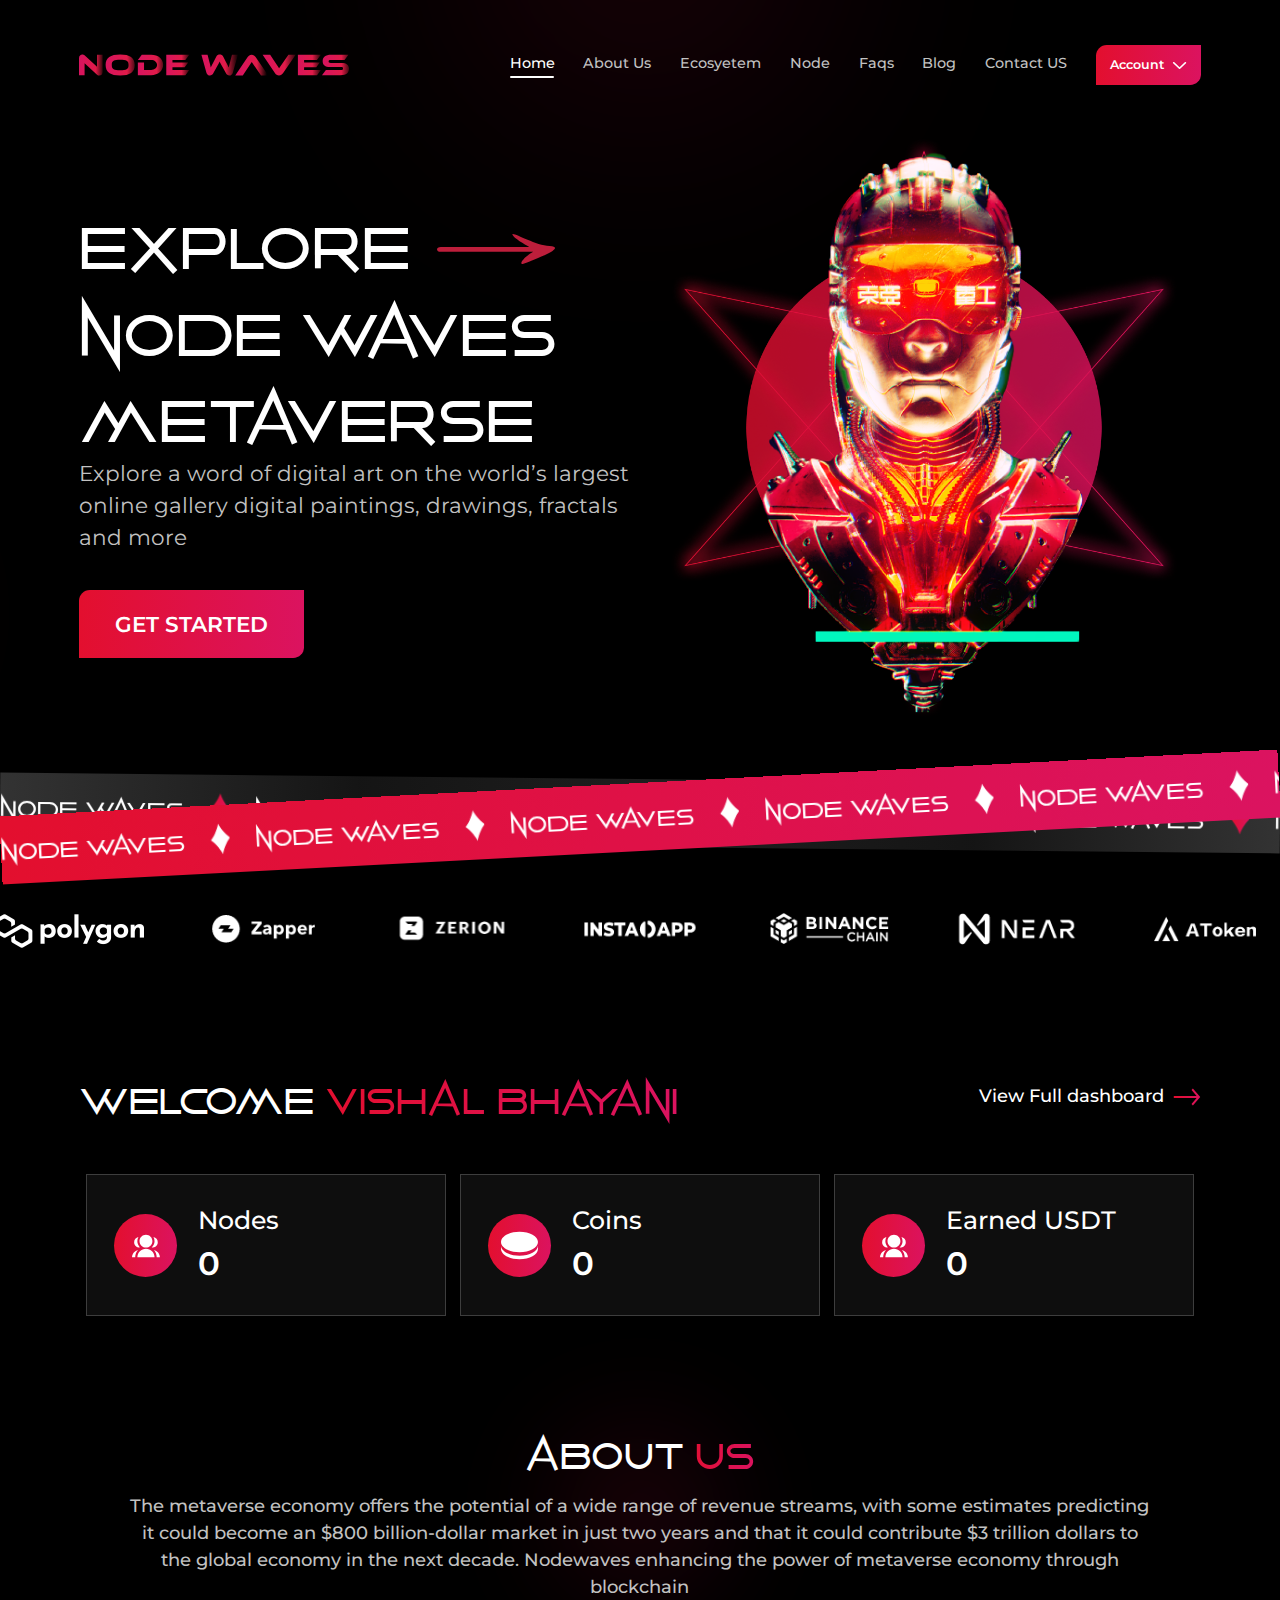
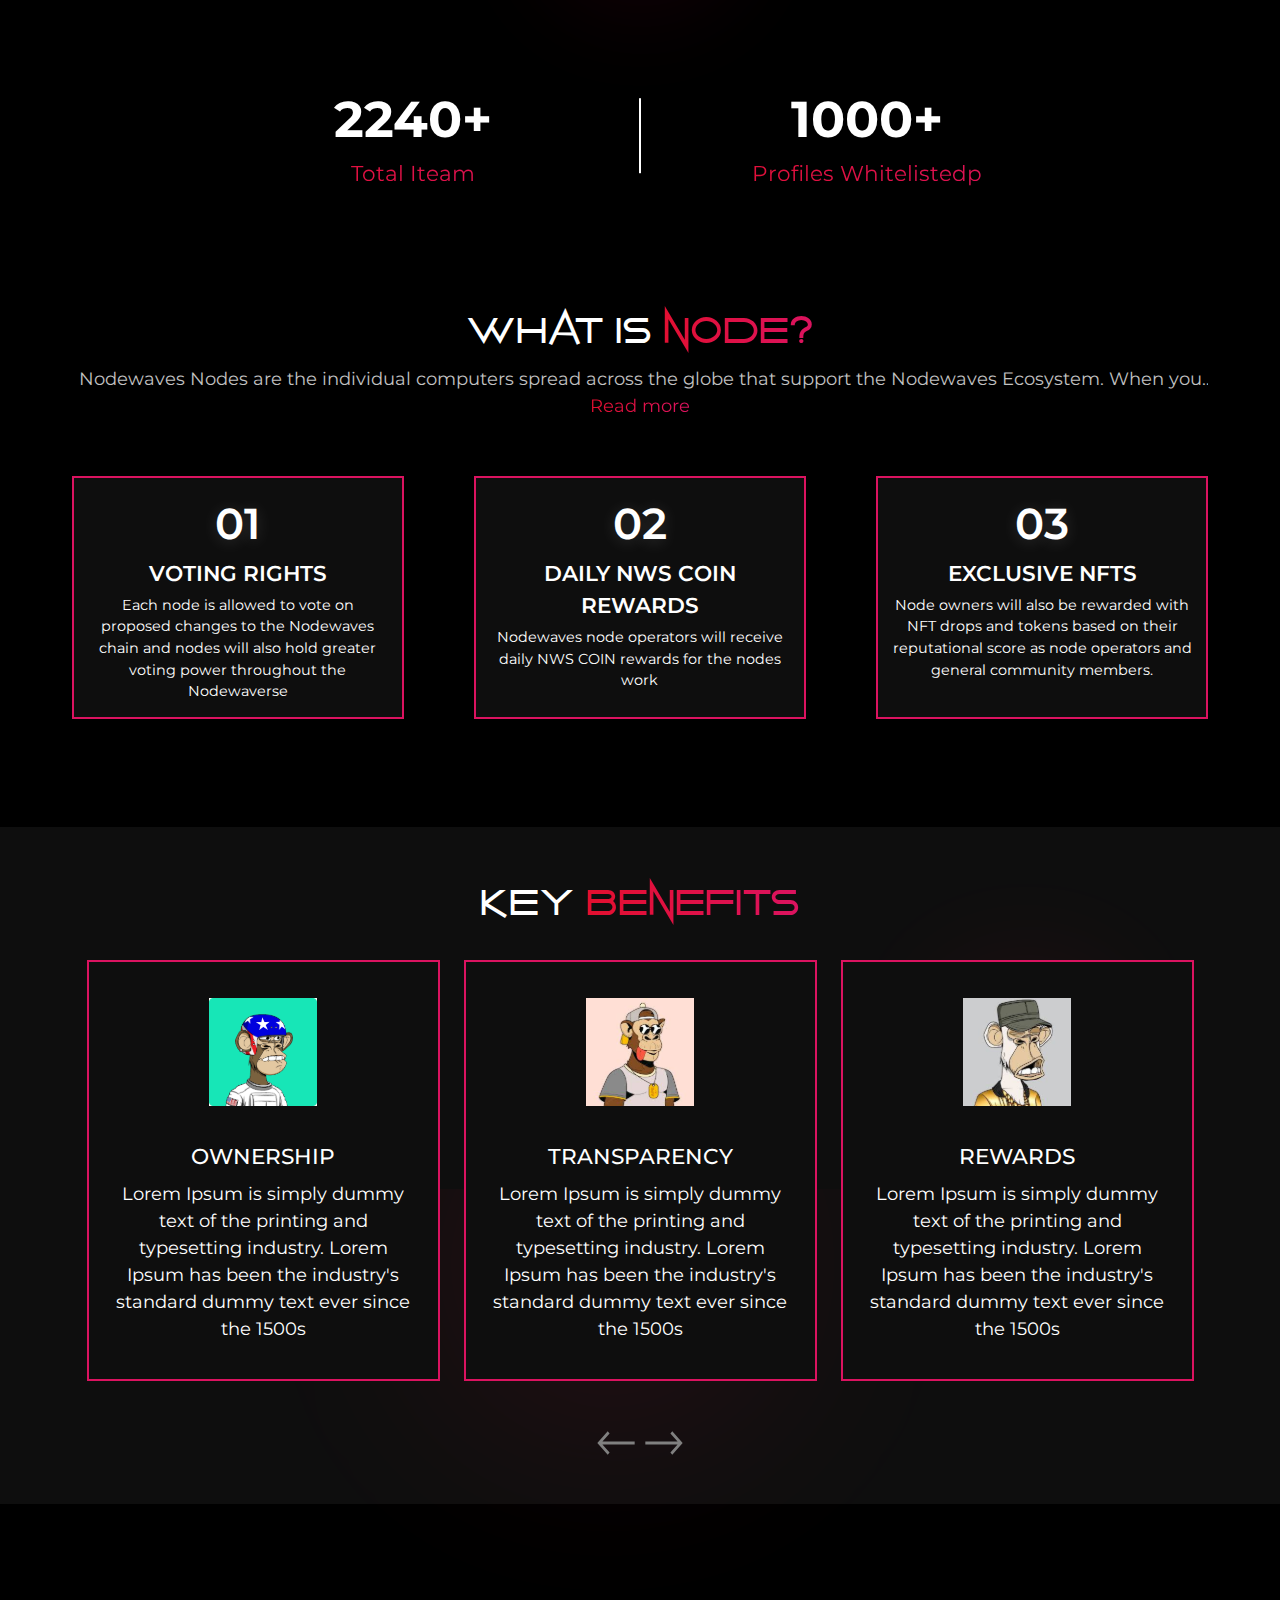
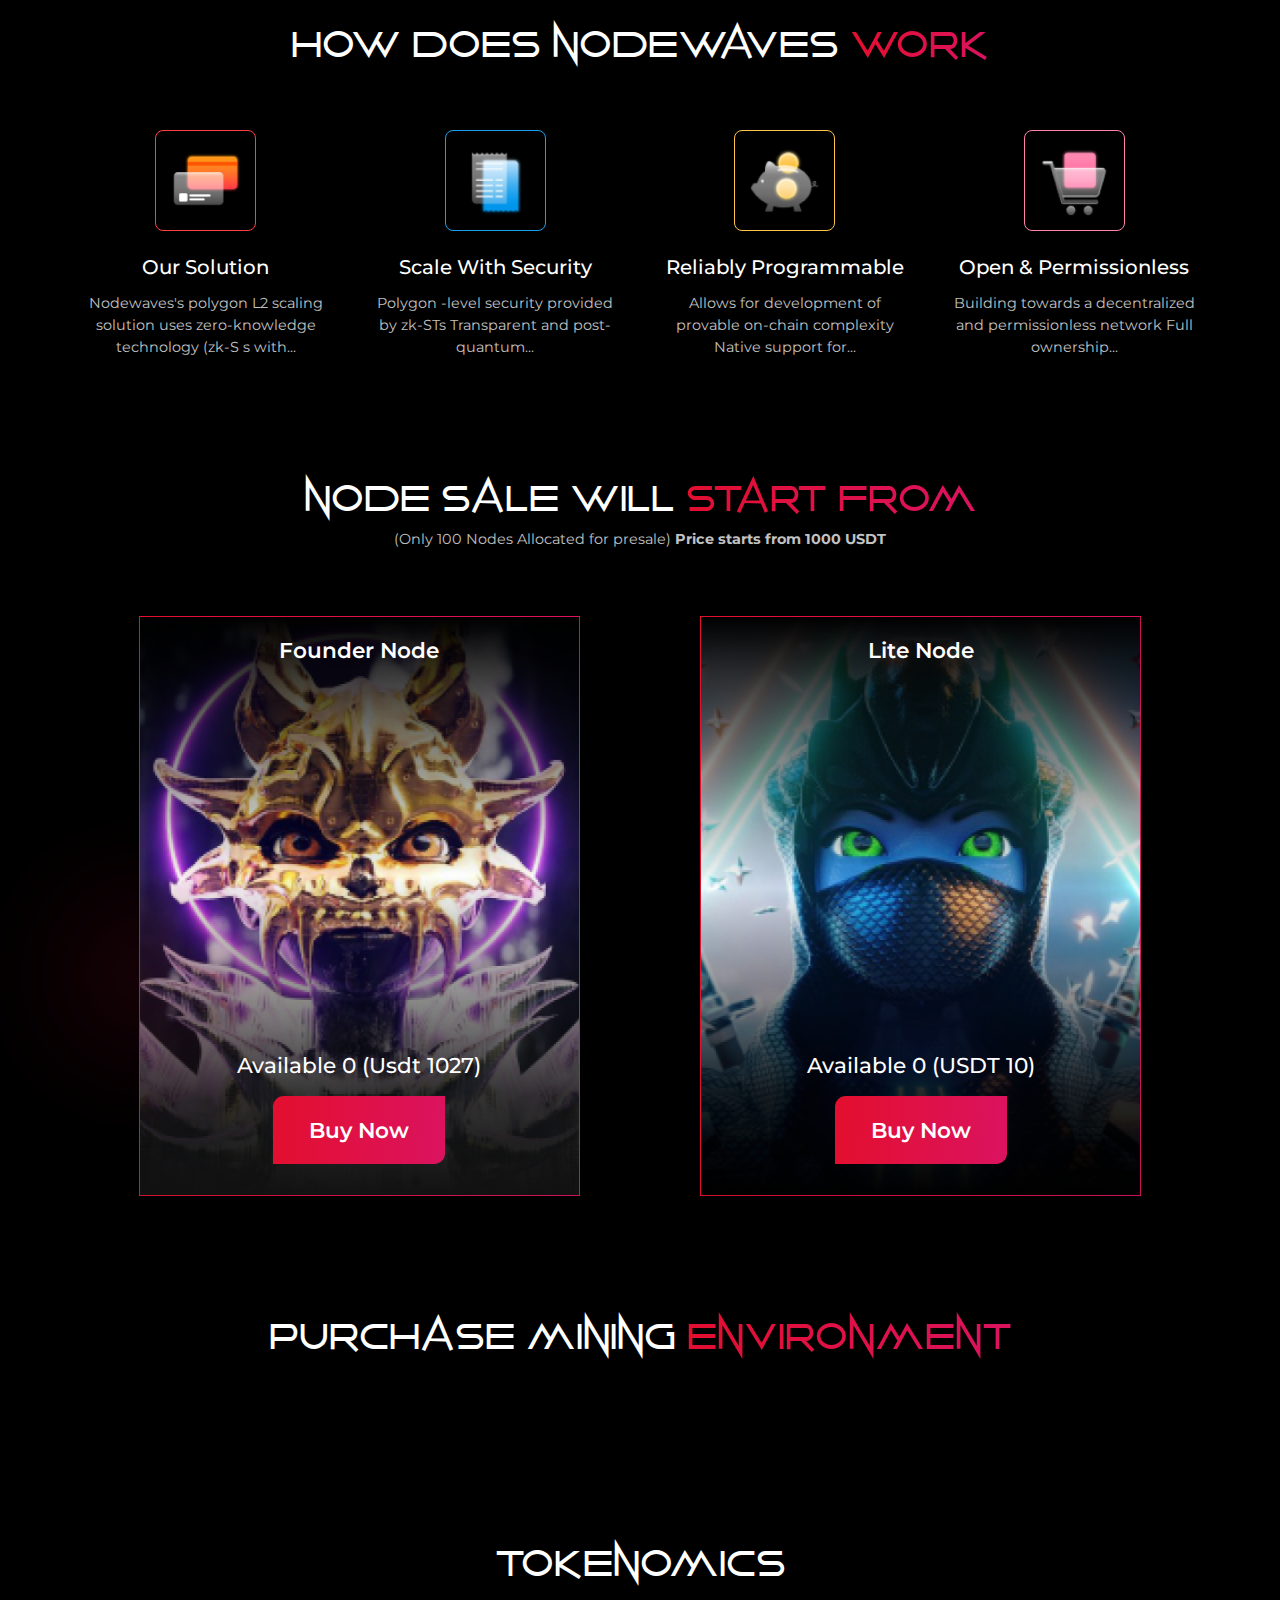
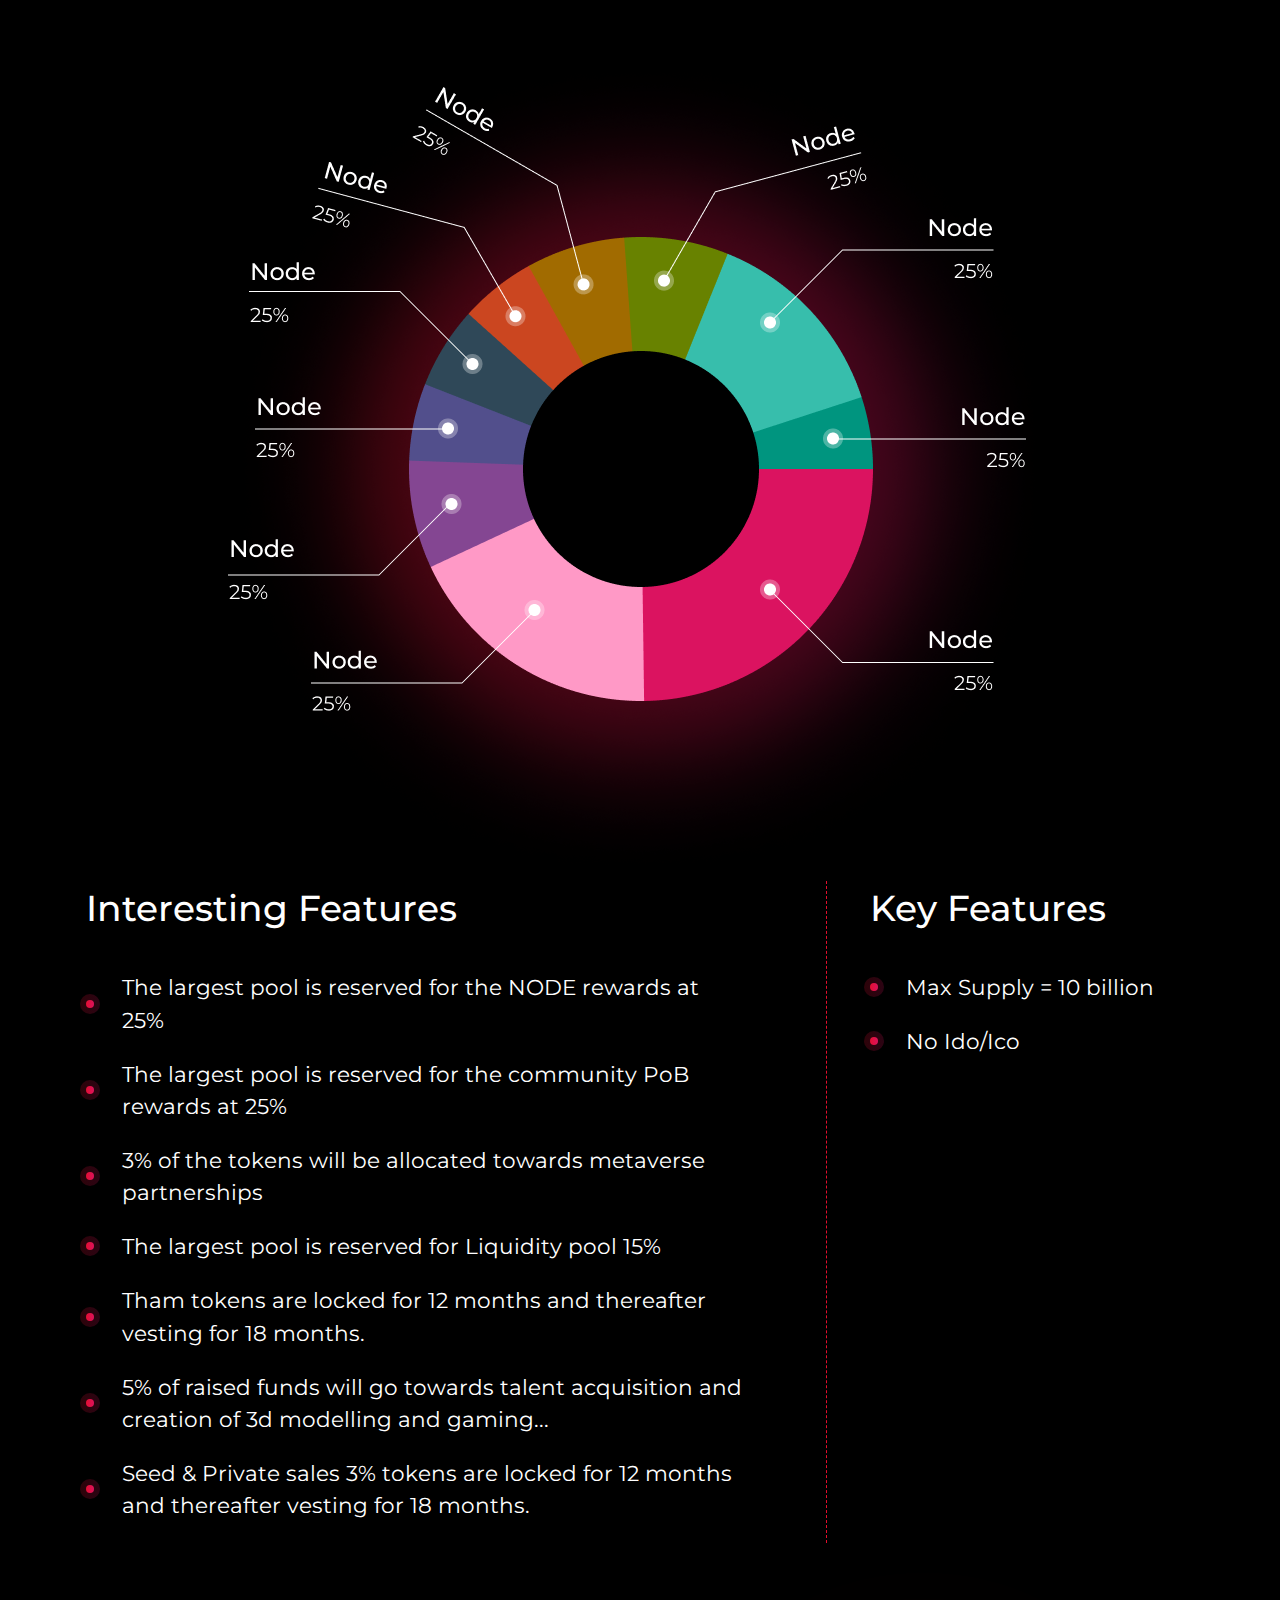
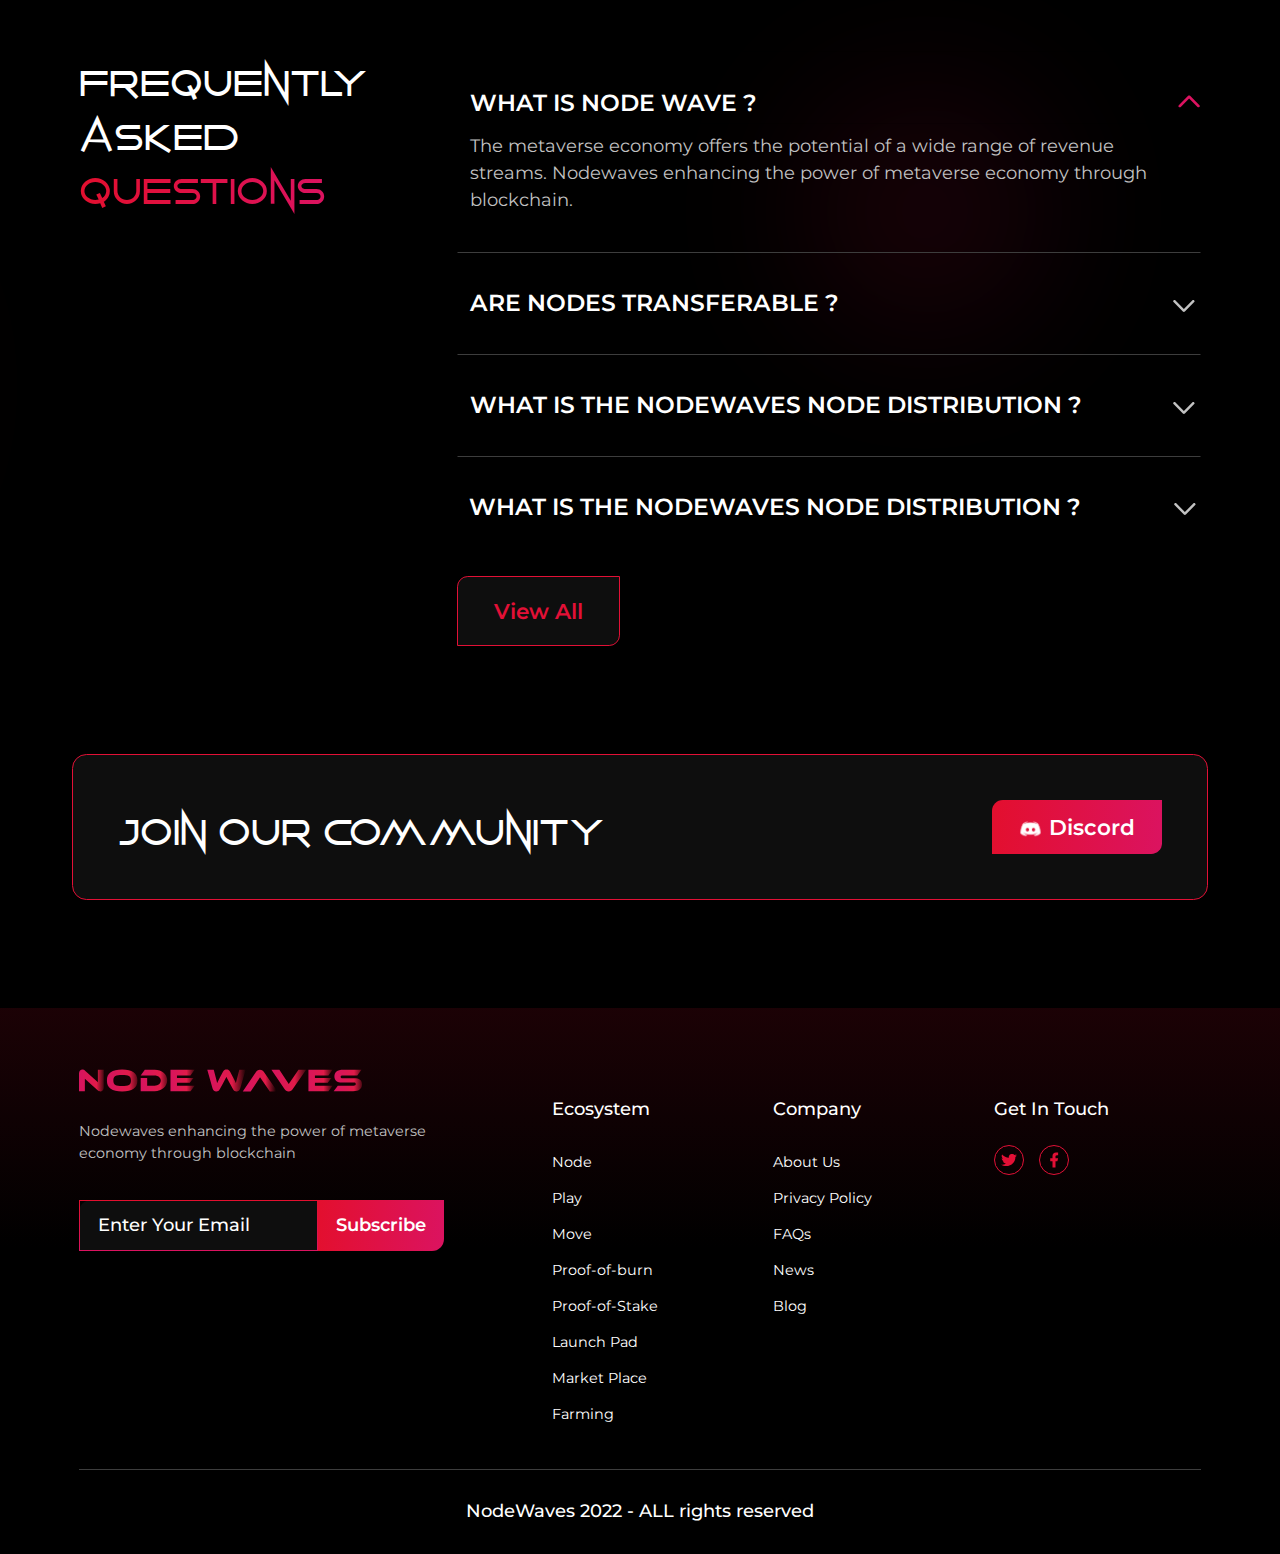
<file: pages/index.html>
<!DOCTYPE html>
<html lang="en">

<head>
  <meta charset="UTF-8" />
  <meta http-equiv="X-UA-Compatible" content="IE=edge" />
  <meta name="viewport" content="width=device-width, initial-scale=1.0" />
  <title>Document</title>

  <!-- remixicon -->
  <link rel="stylesheet" href="../assets/css/remixicon.css" />

  <!-- Bootstrap -->
  <link rel="stylesheet" href="../assets/css/bootstrap.min.css" />
  <link rel="stylesheet" href="../assets/css/bootstrap.min.css.map" />

  <!-- Owl Carousel -->
  <link rel="stylesheet" href="../assets/css/owl.carousel.min.css" />
  <link rel="stylesheet" href="../assets/css/owl.theme.default.min.css" />

  <!-- Style & Responsive -->
  <link rel="stylesheet" href="../assets/css/common.css" />
  <link rel="stylesheet" href="../assets/css/style.css" />
  <link rel="stylesheet" href="../assets/css/responsive.css" />
</head>

<body class="overflowX-hidden">
  <!-- Navigation -->
  <div class="nav-blacklayer"></div>
  <section class="MinWidth position-relative">
    <!-- Start Navbar -->
    <div id="header"></div>

    <!-- Start Hero Section -->
    <section class="Herosec containerX">
      <div class="row align-items-center justify-content-center">
        <div class="col-12 col-lg-6 order-1 order-lg-0">
          <h1 class="metaverse-text">
            explore
            <img src="../assets/images/right-arrow.svg" alt="" class="img-fluid ms-3 arrow-image" />
            node waves metaverse
          </h1>
          <p class="Explore-text">
            Explore a word of digital art on the world’s largest online
            gallery digital paintings, drawings, fractals and more
          </p>

          <a href="#" class="theme-btn text-uppercase GetStarted d-inline-block">
            Get Started
          </a>
        </div>
        <div class="col-10 col-lg-6 text-end order-0 order-lg-1">
          <div>
            <img src="../assets/images/hero-sec-img.png" class="img-fluid" alt="" />
          </div>
        </div>
      </div>
    </section>

    <svg class="hero-ellipse-2" viewBox="0 0 420 1076" fill="none" xmlns="http://www.w3.org/2000/svg">
      <g opacity="0.16" filter="url(#filter0_f_1_597)">
        <ellipse cx="-117" cy="538" rx="237" ry="238" fill="url(#paint0_linear_1_597)" />
      </g>
      <defs>
        <filter id="filter0_f_1_597" x="-654" y="0" width="1074" height="1076" filterUnits="userSpaceOnUse"
          color-interpolation-filters="sRGB">
          <feFlood flood-opacity="0" result="BackgroundImageFix" />
          <feBlend mode="normal" in="SourceGraphic" in2="BackgroundImageFix" result="shape" />
          <feGaussianBlur stdDeviation="150" result="effect1_foregroundBlur_1_597" />
        </filter>
        <linearGradient id="paint0_linear_1_597" x1="-354" y1="300" x2="142.54" y2="324.806"
          gradientUnits="userSpaceOnUse">
          <stop stop-color="#E30F2E" />
          <stop offset="1" stop-color="#DB1360" />
        </linearGradient>
      </defs>
    </svg>
  </section>

  <!-- Start Node Waves slider -->
  <div class="Node-Waves-slider position-relative">
    <div class="body__inner-wrapper">
      <div class="marquee marquee-grey">
        <div class="marquee__inner-wrap">
          <div class="marquee__inner">
            <span>Node Waves</span>
            <div class="marquee__img"></div>

            <span>Node Waves</span>
            <div class="marquee__img"></div>

            <span>Node Waves</span>
            <div class="marquee__img"></div>

            <span>Node Waves</span>
            <div class="marquee__img"></div>

            <span>Node Waves</span>
            <div class="marquee__img"></div>

            <span>Node Waves</span>
            <div class="marquee__img"></div>

            <span>Node Waves</span>
            <div class="marquee__img"></div>
            <span>Node Waves</span>
            <div class="marquee__img"></div>

            <span>Node Waves</span>
            <div class="marquee__img"></div>

            <span>Node Waves</span>
            <div class="marquee__img"></div>

            <span>Node Waves</span>
            <div class="marquee__img"></div>

            <span>Node Waves</span>
            <div class="marquee__img"></div>

            <span>Node Waves</span>
            <div class="marquee__img"></div>

            <span>Node Waves</span>
            <div class="marquee__img"></div>

            <span aria-hidden="true">Node Waves</span>
            <div aria-hidden="true" class="marquee__img"></div>

            <span aria-hidden="true">Node Waves</span>
            <div aria-hidden="true" class="marquee__img"></div>
          </div>
        </div>
      </div>
    </div>

    <div class="body__inner-wrapper body__inner-wrapper-two">
      <div class="marquee marquee-two">
        <div class="marquee__inner-wrap">
          <div class="marquee__inner">
            <span>Node Waves</span>
            <div class="marquee__img marquee__img-pink"></div>

            <span>Node Waves</span>
            <div class="marquee__img marquee__img-pink"></div>

            <span>Node Waves</span>
            <div class="marquee__img marquee__img-pink"></div>

            <span>Node Waves</span>
            <div class="marquee__img marquee__img-pink"></div>

            <span>Node Waves</span>
            <div class="marquee__img marquee__img-pink"></div>

            <span>Node Waves</span>
            <div class="marquee__img marquee__img-pink"></div>

            <span>Node Waves</span>
            <div class="marquee__img marquee__img-pink"></div>
            <span>Node Waves</span>
            <div class="marquee__img marquee__img-pink"></div>

            <span>Node Waves</span>
            <div class="marquee__img marquee__img-pink"></div>

            <span>Node Waves</span>
            <div class="marquee__img marquee__img-pink"></div>

            <span>Node Waves</span>
            <div class="marquee__img marquee__img-pink"></div>

            <span>Node Waves</span>
            <div class="marquee__img marquee__img-pink"></div>

            <span>Node Waves</span>
            <div class="marquee__img marquee__img-pink"></div>

            <span>Node Waves</span>
            <div class="marquee__img marquee__img-pink"></div>

            <span>Node Waves</span>
            <div class="marquee__img marquee__img-pink"></div>

            <span aria-hidden="true">Node Waves</span>
            <div aria-hidden="true" class="marquee__img marquee__img-pink"></div>

            <span aria-hidden="true">Node Waves</span>
            <div aria-hidden="true" class="marquee__img marquee__img-pink">
              <!-- <span aria-hidden="true">Node Waves</span>
            <div aria-hidden="true" class="marquee__img"
              style="background-image: url(../assets/images/Node-Waves-1.svg)"> -->
            </div>
          </div>
        </div>
      </div>
    </div>
  </div>
  <!-- End Node Waves slider -->

  <!-- Start company-logo-slider -->
  <div class="owl-carousel owl-theme company-logo-slider">
    <div class="item">
      <img src="../assets/images/polygon-1.svg" class="img-fluid" alt="" />
    </div>
    <div class="item">
      <img src="../assets/images/zapper-2.svg" class="img-fluid" alt="" />
    </div>
    <div class="item">
      <img src="../assets/images/zerion-3.svg" class="img-fluid" alt="" />
    </div>
    <div class="item">
      <img src="../assets/images/instsoapp-4.svg" class="img-fluid" alt="" />
    </div>
    <div class="item">
      <img src="../assets/images/binance-5.svg" class="img-fluid" alt="" />
    </div>
    <div class="item">
      <img src="../assets/images/near-6.svg" class="img-fluid" alt="" />
    </div>
    <div class="item">
      <img src="../assets/images/atokan-7.svg" class="img-fluid" alt="" />
    </div>
  </div>
  <!-- End company-logo-slider -->

  <section class="MinWidth">
    <div class="containerX">
      <!-- Start Welcome Vishal bhayani -->
      <section class="sec-margin">
        <div class="row">
          <div class="col-12 d-lg-flex align-items-center">
            <h3 class="welcom-heding-text">
              Welcome<span> Vishal bhayani</span>
            </h3>
            <div class="d-flex align-items-center ms-auto view-dashboard">
              <a href="#">
                <p class="view-text">View Full dashboard</p>
              </a>
              <a href="#"><img src="../assets/images/arrow-side.svg" class="img-fluid" alt="" /></a>
            </div>
          </div>

          <div class="col-12 cards-item">
            <div class="row gx-4 cards-item-row">
              <div class="col-12 col-sm-6 col-lg-4">
                <div class="welcome-card d-flex align-items-center">
                  <div class="card-img">
                    <img src="../assets/images/Nodes-card.svg" class="img-fluid" alt="" />
                  </div>
                  <div class="nodes-sec">
                    <p>Nodes</p>
                    <span>0</span>
                  </div>
                </div>
              </div>

              <div class="col-12 col-sm-6 col-lg-4">
                <div class="welcome-card d-flex align-items-center">
                  <div class="card-img">
                    <img src="../assets/images/Coins.svg" class="img-fluid" alt="" />
                  </div>
                  <div class="nodes-sec">
                    <p>Coins</p>
                    <span>0</span>
                  </div>
                </div>
              </div>

              <div class="col-12 col-sm-6 col-lg-4">
                <div class="welcome-card d-flex align-items-center">
                  <div class="card-img">
                    <img src="../assets/images/Nodes-card.svg" class="img-fluid" alt="" />
                  </div>
                  <div class="nodes-sec">
                    <p>Earned USDT</p>
                    <span>0</span>
                  </div>
                </div>
              </div>
            </div>
          </div>
        </div>
      </section>
      <!-- End Welcome Vishal bhayani -->

      <!-- Start About Us -->
      <section class="sec-margin">
        <div class="text-center position-relative">
          <h3 class="welcom-heding-text">about<span> us</span></h3>
          <div class="about-desc">
            <p class="the-metaverse-text">
              The metaverse economy offers the potential of a wide range of
              revenue streams, with some estimates predicting it could become
              an $800 billion-dollar market in just two years and that it
              could contribute $3 trillion dollars to the global economy in
              the next decade. Nodewaves enhancing the power of metaverse
              economy through blockchain
            </p>
            <a class="moreless-button d-block d-lg-none">Read more</a>
          </div>

          <svg viewBox="0 0 1048 1050" fill="none" xmlns="http://www.w3.org/2000/svg" class="about-ellipse">
            <g opacity="0.12" filter="url(#filter0_f_1_593)">
              <ellipse cx="524" cy="525" rx="224" ry="225" fill="url(#paint0_linear_1_593)" />
            </g>
            <defs>
              <filter id="filter0_f_1_593" x="0" y="0" width="1048" height="1050" filterUnits="userSpaceOnUse"
                color-interpolation-filters="sRGB">
                <feFlood flood-opacity="0" result="BackgroundImageFix" />
                <feBlend mode="normal" in="SourceGraphic" in2="BackgroundImageFix" result="shape" />
                <feGaussianBlur stdDeviation="150" result="effect1_foregroundBlur_1_593" />
              </filter>
              <linearGradient id="paint0_linear_1_593" x1="300" y1="300" x2="769.305" y2="323.439"
                gradientUnits="userSpaceOnUse">
                <stop stop-color="#E30F2E" />
                <stop offset="1" stop-color="#DB1360" />
              </linearGradient>
            </defs>
          </svg>
        </div>

        <div class="about-us-item d-flex justify-content-center">
          <div class="score-iems">
            <span>2240+</span>
            <p>Total Iteam</p>
          </div>
          <span class="boder-line"></span>
          <div class="score-iems">
            <span>1000+</span>
            <p>Profiles Whitelistedp</p>
          </div>
        </div>
      </section>
      <!-- End About Us -->

      <!-- Start What Is NODE? -->
      <section class="container-what">
        <div class="text-center sec-margin">
          <h3 class="welcom-heding-text">What Is<span> NODE?</span></h3>

          <div class="nodewaves-section">
            <p class="nodewaves-text article">
              Nodewaves Nodes are the individual computers spread across the
              globe that support the Nodewaves Ecosystem. When you purchase a
              Node license, yu.. Nodewaves Nodes are the individual computers
              spread across the globe that support the Nodewaves Ecosystem.
              When you purchase a Node license, yu
            </p>
            <a class="moreless-button">Read more</a>
          </div>
        </div>

        <ul class="node-box">
          <li class="box-items text-center">
            <div class="Trapezoid-top"></div>
            <h2>01</h2>
            <h4>VOTING RIGHTS</h4>
            <p>
              Each node is allowed to vote on proposed changes to the
              Nodewaves chain and nodes will also hold greater voting power
              throughout the Nodewaverse
            </p>
            <div class="Trapezoid-bottom"></div>
          </li>

          <li class="box-items text-center">
            <div class="Trapezoid-top"></div>
            <h2>02</h2>
            <h4>DAILY NWS COIN REWARDS</h4>
            <p>
              Nodewaves node operators will receive daily NWS COIN rewards for
              the nodes work
            </p>
            <div class="Trapezoid-bottom"></div>
          </li>

          <li class="box-items text-center">
            <div class="Trapezoid-top"></div>
            <h2>03</h2>
            <h4>EXCLUSIVE NFTS</h4>
            <p>
              Node owners will also be rewarded with NFT drops and tokens
              based on their reputational score as node operators and general
              community members.
            </p>
            <div class="Trapezoid-bottom"></div>
          </li>
        </ul>
      </section>
      <!-- End What Is NODE? -->
    </div>
  </section>
  <!-- Start key benefits -->
  <section class="Collection-back sec-margin position-relative">
    <section class="MinWidth">
      <div class="Collection-sec">
        <div class="text-center key-heading">
          <h3 class="welcom-heding-text">key <span> benefits</span></h3>
        </div>

        <div class="key-benefits-slider owl-carousel owl-theme">
          <div class="key-box item">
            <div class="key-benefits-items">
              <img src="/assets/images/ownership.svg" class="img-fluid" alt="" />
            </div>
            <div class="key-benefits-contean">
              <h4>OWNERSHIP</h4>
              <p>
                Lorem Ipsum is simply dummy text of the printing and
                typesetting industry. Lorem Ipsum has been the industry's
                standard dummy text ever since the 1500s
              </p>
            </div>
          </div>

          <div class="key-box item">
            <div class="key-benefits-items">
              <img src="/assets/images/transparency.svg" class="img-fluid" alt="" />
            </div>
            <div class="key-benefits-contean">
              <h4>TRANSPARENCY</h4>
              <p>
                Lorem Ipsum is simply dummy text of the printing and
                typesetting industry. Lorem Ipsum has been the industry's
                standard dummy text ever since the 1500s
              </p>
            </div>
          </div>

          <div class="key-box item">
            <div class="key-benefits-items">
              <img src="/assets/images/Rewards.svg" class="img-fluid" alt="" />
            </div>
            <div class="key-benefits-contean">
              <h4>REWARDS</h4>
              <p>
                Lorem Ipsum is simply dummy text of the printing and
                typesetting industry. Lorem Ipsum has been the industry's
                standard dummy text ever since the 1500s
              </p>
            </div>
          </div>

          <div class="key-box item">
            <div class="key-benefits-items">
              <img src="/assets/images/ownership.svg" class="img-fluid" alt="" />
            </div>
            <div class="key-benefits-contean">
              <h4>OWNERSHIP</h4>
              <p>
                Lorem Ipsum is simply dummy text of the printing and
                typesetting industry. Lorem Ipsum has been the industry's
                standard dummy text ever since the 1500s
              </p>
            </div>
          </div>

          <div class="key-box item">
            <div class="key-benefits-items">
              <img src="/assets/images/transparency.svg" class="img-fluid" alt="" />
            </div>
            <div class="key-benefits-contean">
              <h4>TRANSPARENCY</h4>
              <p>
                Lorem Ipsum is simply dummy text of the printing and
                typesetting industry. Lorem Ipsum has been the industry's
                standard dummy text ever since the 1500s
              </p>
            </div>
          </div>

          <div class="key-box item">
            <div class="key-benefits-items">
              <img src="/assets/images/Rewards.svg" class="img-fluid" alt="" />
            </div>
            <div class="key-benefits-contean">
              <h4>REWARDS</h4>
              <p>
                Lorem Ipsum is simply dummy text of the printing and
                typesetting industry. Lorem Ipsum has been the industry's
                standard dummy text ever since the 1500s
              </p>
            </div>
          </div>
        </div>
      </div>
    </section>
    <svg class="Collection-ellipse-1" viewBox="0 0 956 416" fill="none" xmlns="http://www.w3.org/2000/svg">
      <g opacity="0.16" filter="url(#filter0_f_1_596)">
        <ellipse cx="478" cy="-63" rx="178" ry="179" fill="url(#paint0_linear_1_596)" />
      </g>
      <defs>
        <filter id="filter0_f_1_596" x="0" y="-542" width="956" height="958" filterUnits="userSpaceOnUse"
          color-interpolation-filters="sRGB">
          <feFlood flood-opacity="0" result="BackgroundImageFix" />
          <feBlend mode="normal" in="SourceGraphic" in2="BackgroundImageFix" result="shape" />
          <feGaussianBlur stdDeviation="150" result="effect1_foregroundBlur_1_596" />
        </filter>
        <linearGradient id="paint0_linear_1_596" x1="300" y1="-242" x2="672.932" y2="-223.395"
          gradientUnits="userSpaceOnUse">
          <stop stop-color="#E30F2E" />
          <stop offset="1" stop-color="#DB1360" />
        </linearGradient>
      </defs>
    </svg>
    <svg class="Collection-ellipse-2" viewBox="0 0 956 416" fill="none" xmlns="http://www.w3.org/2000/svg">
      <g opacity="0.16" filter="url(#filter0_f_1_596)">
        <ellipse cx="478" cy="-63" rx="178" ry="179" fill="url(#paint0_linear_1_596)" />
      </g>
      <defs>
        <filter id="filter0_f_1_596" x="0" y="-542" width="956" height="958" filterUnits="userSpaceOnUse"
          color-interpolation-filters="sRGB">
          <feFlood flood-opacity="0" result="BackgroundImageFix" />
          <feBlend mode="normal" in="SourceGraphic" in2="BackgroundImageFix" result="shape" />
          <feGaussianBlur stdDeviation="150" result="effect1_foregroundBlur_1_596" />
        </filter>
        <linearGradient id="paint0_linear_1_596" x1="300" y1="-242" x2="672.932" y2="-223.395"
          gradientUnits="userSpaceOnUse">
          <stop stop-color="#E30F2E" />
          <stop offset="1" stop-color="#DB1360" />
        </linearGradient>
      </defs>
    </svg>
  </section>
  <!-- End key benefits -->

  <section class="MinWidth">
    <div class="containerX">
      <div class="work-sec sec-margin">
        <div class="text-center">
          <h3 class="welcom-heding-text">
            HOW Does NODEWAVES <span> WORK</span>
          </h3>
        </div>

        <div class="row">
          <div class="col-12">
            <ul class="workUl">
              <li class="work-items text-center">
                <div class="images border-red">
                  <img src="../assets/images/Our-Solution.png" alt="" class="img-fluid" />
                </div>
                <h4>Our Solution</h4>
                <p>
                  Nodewaves's polygon L2 scaling solution uses zero-knowledge
                  technology (zk-S s with...
                </p>
              </li>
              <li class="work-items text-center">
                <div class="images border-blue">
                  <img src="../assets/images/Scale-With-Security.png" alt="" class="img-fluid" />
                </div>
                <h4>Scale With Security</h4>
                <p>
                  Polygon -level security provided by zk-STs Transparent and
                  post-quantum...
                </p>
              </li>
              <li class="work-items text-center">
                <div class="images border-yellow">
                  <img src="../assets/images/Reliably-Programmable.png" alt="" class="img-fluid" />
                </div>
                <h4>Reliably Programmable</h4>
                <p>
                  Allows for development of provable on-chain complexity
                  Native support for...
                </p>
              </li>
              <li class="work-items text-center">
                <div class="images border-pink">
                  <img src="../assets/images/Open-Permissionless.png" alt="" class="img-fluid" />
                </div>
                <h4>Open & Permissionless</h4>
                <p>
                  Building towards a decentralized and permissionless network
                  Full ownership...
                </p>
              </li>
            </ul>
          </div>
        </div>
      </div>

      <div class="Sale-sec sec-margin">
        <div class="text-center">
          <h3 class="welcom-heding-text">
            Node sale will<span> start from</span>
          </h3>
          <p class="Price-label">
            (Only 100 Nodes Allocated for presale)
            <b>Price starts from 1000 USDT</b>
          </p>
        </div>

        <div class="row sale-product-list">
          <div class="col-12 Node-sale-sec">

            <div class="sale-product-item position-relative">
              <img src="../assets/images/collection-image-1.png" alt="" class="img-fluid" />
              <div class="Founder-heading">
                <h4>Founder Node</h4>
              </div>

              <div class="pro-description">
                <h4>Available 0 (Usdt 1027)</h4>
                <a href="#" class="theme-btn buy-now"> buy now </a>
              </div>
              <svg class="sale-ellipse" viewBox="0 0 956 416" fill="none" xmlns="http://www.w3.org/2000/svg">
                <g opacity="0.16" filter="url(#filter0_f_1_596)">
                  <ellipse cx="478" cy="-63" rx="178" ry="179" fill="url(#paint0_linear_1_596)"></ellipse>
                </g>
                <defs>
                  <filter id="filter0_f_1_596" x="0" y="-542" width="956" height="958" filterUnits="userSpaceOnUse"
                    color-interpolation-filters="sRGB">
                    <feFlood flood-opacity="0" result="BackgroundImageFix"></feFlood>
                    <feBlend mode="normal" in="SourceGraphic" in2="BackgroundImageFix" result="shape"></feBlend>
                    <feGaussianBlur stdDeviation="150" result="effect1_foregroundBlur_1_596"></feGaussianBlur>
                  </filter>
                  <linearGradient id="paint0_linear_1_596" x1="300" y1="-242" x2="672.932" y2="-223.395"
                    gradientUnits="userSpaceOnUse">
                    <stop stop-color="#E30F2E"></stop>
                    <stop offset="1" stop-color="#DB1360"></stop>
                  </linearGradient>
                </defs>
              </svg>
            </div>

            <div class="sale-product-item position-relative">
              <img src="../assets/images/collection-image-2.png" alt="" class="img-fluid" />
              <div class="Founder-heading">
                <h4>Lite Node</h4>
              </div>

              <div class="pro-description">
                <h4>Available 0 (USDT 10)</h4>
                <a href="#" class="theme-btn buy-now"> buy now </a>
              </div>
            </div>

          </div>
        </div>
      </div>

      <div class="Environment-sec sec-margin">
        <div class="text-center">
          <h3 class="welcom-heding-text">
            PURCHASE Mining<span> Environment</span>
          </h3>
        </div>

        <div class="row">
          <div class="col-12">
            <ul id="timer" data-date="2 dec 2022 ">
              <li id="days"></li>
              <li id="hours"></li>
              <li id="minutes"></li>
              <li id="seconds"></li>
            </ul>
          </div>
        </div>
      </div>

      <!-- Start Tokenomics -->
      <div class="tokenomics-sec sec-margin">
        <div class="text-center">
          <h3 class="welcom-heding-text">Tokenomics</h3>
        </div>

        <div class="row">
          <div class="col-12 text-center Tokenomics-chart">
            <img src="../assets/images/chart.png" alt="" class="img-fluid" />
          </div>

          <div class="col-12">
            <div class="row Tokenomics-content text-white">
              <div class="col-12 col-lg-8 col-left order-1 order-lg-0">
                <div class="InterestingFeatures">
                  <h3>Interesting Features</h3>
                  <ul class="FeaturesUL">
                    <li>
                      <div class="dots"></div>
                      <p>
                        The largest pool is reserved for the NODE rewards at
                        25%
                      </p>
                    </li>
                    <li>
                      <div class="dots"></div>
                      <p>
                        The largest pool is reserved for the community PoB
                        rewards at 25%
                      </p>
                    </li>
                    <li>
                      <div class="dots"></div>
                      <p>
                        3% of the tokens will be allocated towards metaverse
                        partnerships
                      </p>
                    </li>
                    <li>
                      <div class="dots"></div>
                      <p>
                        The largest pool is reserved for Liquidity pool 15%
                      </p>
                    </li>
                    <li>
                      <div class="dots"></div>
                      <p>
                        Tham tokens are locked for 12 months and thereafter
                        vesting for 18 months.
                      </p>
                    </li>
                    <li>
                      <div class="dots"></div>
                      <p>
                        5% of raised funds will go towards talent acquisition
                        and creation of 3d modelling and gaming...
                      </p>
                    </li>
                    <li>
                      <div class="dots"></div>
                      <p>
                        Seed & Private sales 3% tokens are locked for 12
                        months and thereafter vesting for 18 months.
                      </p>
                    </li>
                  </ul>
                </div>
              </div>
              <div class="col-12 col-lg-4 col-right order-0 order-lg-1">
                <div class="KeyFeatures ms-lg-auto">
                  <h3>Key Features</h3>
                  <ul class="FeaturesUL">
                    <li>
                      <div class="dots"></div>
                      <p>Max Supply = 10 billion</p>
                    </li>
                    <li>
                      <div class="dots"></div>
                      <p>No Ido/Ico</p>
                    </li>
                  </ul>
                </div>
              </div>
            </div>
          </div>
        </div>

        <div class="row sec-margin position-relative">
          <div class="col-8 col-md-6 col-lg-4">
            <div class="text-start">
              <h3 class="welcom-heding-text">
                Frequently Asked <span> Questions</span>
              </h3>
            </div>
          </div>
          <div class="col-12 col-lg-8">
            <div class="accordion Questions-accordion" id="accordionExample">
              <div class="accordion-item">
                <h4 class="accordion-header" id="headingOne">
                  <button class="accordion-button" type="button" data-bs-toggle="collapse" data-bs-target="#collapseOne"
                    aria-expanded="true" aria-controls="collapseOne">
                    What Is Node Wave ?
                  </button>
                  <div class="accordion-arrow">
                    <svg width="29" height="16" viewBox="0 0 29 16" fill="none" xmlns="http://www.w3.org/2000/svg">
                      <path
                        d="M27.219 0.000404352C26.6909 -0.010328 26.1845 0.193042 25.8349 0.555747L14.5998 11.908L3.36859 0.555747C2.93786 0.120662 2.28637 -0.0711439 1.65976 0.0529677C1.03289 0.177079 0.526179 0.59813 0.330021 1.15734C0.133862 1.71655 0.278056 2.32913 0.708788 2.76444L13.2718 15.4595V15.4598C13.6119 15.8038 14.0948 16 14.6016 16C15.1083 16 15.5913 15.8038 15.9316 15.4598L28.4947 2.76472V2.76444C28.811 2.4532 28.9834 2.04177 28.9759 1.6166C28.968 1.19115 28.7806 0.785223 28.4532 0.483909C28.1255 0.182574 27.683 0.00919661 27.219 0.000390377L27.219 0.000404352Z"
                        fill="currentcolor" />
                    </svg>
                  </div>
                </h4>
                <div id="collapseOne" class="accordion-collapse collapse show" aria-labelledby="headingOne"
                  data-bs-parent="#accordionExample">
                  <div class="accordion-body">
                    The metaverse economy offers the potential of a wide range
                    of revenue streams. Nodewaves enhancing the power of
                    metaverse economy through blockchain.
                  </div>
                </div>
              </div>

              <div class="accordion-item">
                <h4 class="accordion-header" id="headingTwo">
                  <button class="accordion-button collapsed" type="button" data-bs-toggle="collapse"
                    data-bs-target="#collapseTwo" aria-expanded="false" aria-controls="collapseTwo">
                    ARE NODES TRANSFERABLE ?
                  </button>
                  <div class="accordion-arrow">
                    <svg width="29" height="16" viewBox="0 0 29 16" fill="none" xmlns="http://www.w3.org/2000/svg">
                      <path
                        d="M27.219 0.000404352C26.6909 -0.010328 26.1845 0.193042 25.8349 0.555747L14.5998 11.908L3.36859 0.555747C2.93786 0.120662 2.28637 -0.0711439 1.65976 0.0529677C1.03289 0.177079 0.526179 0.59813 0.330021 1.15734C0.133862 1.71655 0.278056 2.32913 0.708788 2.76444L13.2718 15.4595V15.4598C13.6119 15.8038 14.0948 16 14.6016 16C15.1083 16 15.5913 15.8038 15.9316 15.4598L28.4947 2.76472V2.76444C28.811 2.4532 28.9834 2.04177 28.9759 1.6166C28.968 1.19115 28.7806 0.785223 28.4532 0.483909C28.1255 0.182574 27.683 0.00919661 27.219 0.000390377L27.219 0.000404352Z"
                        fill="currentcolor" />
                    </svg>
                  </div>
                </h4>
                <div id="collapseTwo" class="accordion-collapse collapse" aria-labelledby="headingTwo"
                  data-bs-parent="#accordionExample">
                  <div class="accordion-body">
                    Lorem ipsum dolor sit amet consectetur adipisicing elit.
                    Beatae tempore, consectetur, odio veritatis necessitatibus
                    ut perspiciatis, earum unde pariatur maiores facere.
                    Voluptate hic corporis accusamus doloribus nemo iusto
                    quis. In?
                  </div>
                </div>
              </div>

              <div class="accordion-item">
                <h4 class="accordion-header" id="headingThree">
                  <button class="accordion-button collapsed" type="button" data-bs-toggle="collapse"
                    data-bs-target="#collapseThree" aria-expanded="false" aria-controls="collapseThree">
                    What Is The Nodewaves Node Distribution ?
                  </button>
                  <div class="accordion-arrow">
                    <svg width="29" height="16" viewBox="0 0 29 16" fill="none" xmlns="http://www.w3.org/2000/svg">
                      <path
                        d="M27.219 0.000404352C26.6909 -0.010328 26.1845 0.193042 25.8349 0.555747L14.5998 11.908L3.36859 0.555747C2.93786 0.120662 2.28637 -0.0711439 1.65976 0.0529677C1.03289 0.177079 0.526179 0.59813 0.330021 1.15734C0.133862 1.71655 0.278056 2.32913 0.708788 2.76444L13.2718 15.4595V15.4598C13.6119 15.8038 14.0948 16 14.6016 16C15.1083 16 15.5913 15.8038 15.9316 15.4598L28.4947 2.76472V2.76444C28.811 2.4532 28.9834 2.04177 28.9759 1.6166C28.968 1.19115 28.7806 0.785223 28.4532 0.483909C28.1255 0.182574 27.683 0.00919661 27.219 0.000390377L27.219 0.000404352Z"
                        fill="currentcolor" />
                    </svg>
                  </div>
                </h4>
                <div id="collapseThree" class="accordion-collapse collapse" aria-labelledby="headingThree"
                  data-bs-parent="#accordionExample">
                  <div class="accordion-body">
                    Lorem ipsum dolor sit amet consectetur adipisicing elit.
                    Beatae tempore, consectetur, odio veritatis necessitatibus
                    ut perspiciatis, earum unde pariatur maiores facere.
                    Voluptate hic corporis accusamus doloribus nemo iusto
                    quis. In?
                  </div>
                </div>
              </div>

              <div class="accordion-item">
                <h4 class="accordion-header" id="headingFour">
                  <button class="accordion-button collapsed" type="button" data-bs-toggle="collapse"
                    data-bs-target="#collapseFour" aria-expanded="false" aria-controls="collapseFour">
                    What Is The Nodewaves Node Distribution ?
                  </button>
                  <div class="accordion-arrow">
                    <svg width="29" height="16" viewBox="0 0 29 16" fill="none" xmlns="http://www.w3.org/2000/svg">
                      <path
                        d="M27.219 0.000404352C26.6909 -0.010328 26.1845 0.193042 25.8349 0.555747L14.5998 11.908L3.36859 0.555747C2.93786 0.120662 2.28637 -0.0711439 1.65976 0.0529677C1.03289 0.177079 0.526179 0.59813 0.330021 1.15734C0.133862 1.71655 0.278056 2.32913 0.708788 2.76444L13.2718 15.4595V15.4598C13.6119 15.8038 14.0948 16 14.6016 16C15.1083 16 15.5913 15.8038 15.9316 15.4598L28.4947 2.76472V2.76444C28.811 2.4532 28.9834 2.04177 28.9759 1.6166C28.968 1.19115 28.7806 0.785223 28.4532 0.483909C28.1255 0.182574 27.683 0.00919661 27.219 0.000390377L27.219 0.000404352Z"
                        fill="currentcolor" />
                    </svg>
                  </div>
                </h4>
                <div id="collapseFour" class="accordion-collapse collapse" aria-labelledby="headingFour"
                  data-bs-parent="#accordionExample">
                  <div class="accordion-body">
                    Lorem ipsum dolor sit amet consectetur adipisicing elit.
                    Beatae tempore, consectetur, odio veritatis necessitatibus
                    ut perspiciatis, earum unde pariatur maiores facere.
                    Voluptate hic corporis accusamus doloribus nemo iusto
                    quis. In?
                  </div>
                </div>
              </div>
            </div>
            <div class="view-questions">
              <a href="#" class="ViewAll-Btn"> View All </a>
            </div>
          </div>

          <svg viewBox="0 0 1048 1050" fill="none" xmlns="http://www.w3.org/2000/svg" class="faqs-ellipse">
            <g opacity="0.12" filter="url(#filter0_f_1_593)">
              <ellipse cx="524" cy="525" rx="224" ry="225" fill="url(#paint0_linear_1_593)"></ellipse>
            </g>
            <defs>
              <filter id="filter0_f_1_593" x="0" y="0" width="1048" height="1050" filterUnits="userSpaceOnUse"
                color-interpolation-filters="sRGB">
                <feFlood flood-opacity="0" result="BackgroundImageFix"></feFlood>
                <feBlend mode="normal" in="SourceGraphic" in2="BackgroundImageFix" result="shape"></feBlend>
                <feGaussianBlur stdDeviation="150" result="effect1_foregroundBlur_1_593"></feGaussianBlur>
              </filter>
              <linearGradient id="paint0_linear_1_593" x1="300" y1="300" x2="769.305" y2="323.439"
                gradientUnits="userSpaceOnUse">
                <stop stop-color="#E30F2E"></stop>
                <stop offset="1" stop-color="#DB1360"></stop>
              </linearGradient>
            </defs>
          </svg>
          <svg viewBox="0 0 1048 1050" fill="none" xmlns="http://www.w3.org/2000/svg" class="faqs-ellipse-left">
            <g opacity="0.12" filter="url(#filter0_f_1_593)">
              <ellipse cx="524" cy="525" rx="224" ry="225" fill="url(#paint0_linear_1_593)"></ellipse>
            </g>
            <defs>
              <filter id="filter0_f_1_593" x="0" y="0" width="1048" height="1050" filterUnits="userSpaceOnUse"
                color-interpolation-filters="sRGB">
                <feFlood flood-opacity="0" result="BackgroundImageFix"></feFlood>
                <feBlend mode="normal" in="SourceGraphic" in2="BackgroundImageFix" result="shape"></feBlend>
                <feGaussianBlur stdDeviation="150" result="effect1_foregroundBlur_1_593"></feGaussianBlur>
              </filter>
              <linearGradient id="paint0_linear_1_593" x1="300" y1="300" x2="769.305" y2="323.439"
                gradientUnits="userSpaceOnUse">
                <stop stop-color="#E30F2E"></stop>
                <stop offset="1" stop-color="#DB1360"></stop>
              </linearGradient>
            </defs>
          </svg>
        </div>
      </div>
      <!-- End Tokenomics -->

      <!-- Start Join Our Community -->
      <section class="sec-margin bottom-margin">
        <div class="Community-sec text-center text-lg-start">
          <h3>Join Our Community</h3>

          <div class="joim-Discord">
            <a href="#" class="theme-btn Discord-Btn">
              <div class="discord-img">
                <img src="../assets/images/Discord.svg" alt="" class="img-fluid" />
              </div>
              Discord
            </a>
          </div>
        </div>
      </section>
      <!-- End Join Our Community -->
    </div>
  </section>

  <!-- Start Footer -->
  <div id="footer"></div>
  <!-- End Footer -->

  <!-- jquery -->
  <script src="../assets/js/jquery-3.6.0.min.js"></script>

  <!-- Bootstrap -->
  <script src="../assets/js/bootstrap.bundle.min.js"></script>

  <!-- owl carousel Slider -->
  <script src="../assets/js/owl.carousel.min.js"></script>
  <script src="../assets/js/owl.carousel.js"></script>

  <script>
    $("#header").load("header.html");
    $("#footer").load("footer.html");

    $(".key-benefits-slider").owlCarousel({
      loop: true,
      margin: 24,
      nav: true,
      navText: [
        '<svg viewBox="0 0 38 24" fill="none" xmlns="http://www.w3.org/2000/svg"><path d="M5.43864 10.5005L12.5906 2.4545L10.7053 0.333496L0.334641 12.0005L10.7053 23.6675L12.5906 21.5465L5.43864 13.5005H37.668V10.5005H5.43864Z" fill="currentcolor"/></svg>',
        '<svg viewBox="0 0 38 24" fill="none" xmlns="http://www.w3.org/2000/svg"><path d="M5.43864 10.5005L12.5906 2.4545L10.7053 0.333496L0.334641 12.0005L10.7053 23.6675L12.5906 21.5465L5.43864 13.5005H37.668V10.5005H5.43864Z" fill="currentcolor"/></svg>',
      ],
      responsive: {
        0: {
          items: 1,
          center: true,
        },
        768: {
          items: 2,
          center: true,
        },
        992: {
          items: 3,
        },
      },
    });

    var getDate = $("#timer").attr("data-date");
    function makeTimer() {
      var endTime = new Date(getDate);
      endTime = Date.parse(endTime) / 1000;

      var now = new Date();
      now = Date.parse(now) / 1000;

      var timeLeft = endTime - now;

      var days = Math.floor(timeLeft / 86400);
      var hours = Math.floor((timeLeft - days * 86400) / 3600);
      var minutes = Math.floor((timeLeft - days * 86400 - hours * 3600) / 60);
      var seconds = Math.floor(
        timeLeft - days * 86400 - hours * 3600 - minutes * 60
      );

      if (hours < "10") {
        hours = "0" + hours;
      }
      if (minutes < "10") {
        minutes = "0" + minutes;
      }
      if (seconds < "10") {
        seconds = "0" + seconds;
      }
      $("#days").html("<h3>" + days + "</h3><h5>days</h5>");
      $("#hours").html("<h3>" + hours + "</h3><h5>hours</h5>");
      $("#minutes").html("<h3>" + minutes + "</h3><h5>min</h5>");
      $("#seconds").html("<h3>" + seconds + "</h3><h5>secs</h5>");
    }

    setInterval(function () {
      makeTimer();
    }, 1000);

    // owl-carousel
    $(".company-logo-slider").owlCarousel({
      loop: true,
      margin: 38,
      nav: false,
      dots: false,
      autoplay: true,
      autoplayTimeout: 3000,
      autoplayHoverPause: true,
      responsive: {
        0: {
          items: 3,
        },
        768: {
          items: 5,
        },
        992: {
          items: 7,
        },
        1000: {
          items: 7,
        },
      },
    });

    $(".moreless-button").click(function () {
      if ($(this).text() == "Read more") {
        $(this)
          .parent(".nodewaves-section")
          .find(".nodewaves-text")
          .css("-webkit-line-clamp", "initial");
        $(this)
          .parent(".about-desc")
          .find(".the-metaverse-text")
          .css("-webkit-line-clamp", "initial");

        $(this).text("Read Less");
      } else {
        $(this)
          .parent(".nodewaves-section")
          .find(".nodewaves-text")
          .css("-webkit-line-clamp", "1");

        $(this)
          .parent(".about-desc")
          .find(".the-metaverse-text")
          .css("-webkit-line-clamp", "2");
        $(this).text("Read more");
      }
    });

    $(".collection-slider .owl-carousel").owlCarousel({
      center: true,
      items: 2,
      loop: true,
      margin: 10,
      nav: true,
      responsive: {
        1000: {
          items: 5,
        },
      },
    });
  </script>
</body>

</html>
</file>
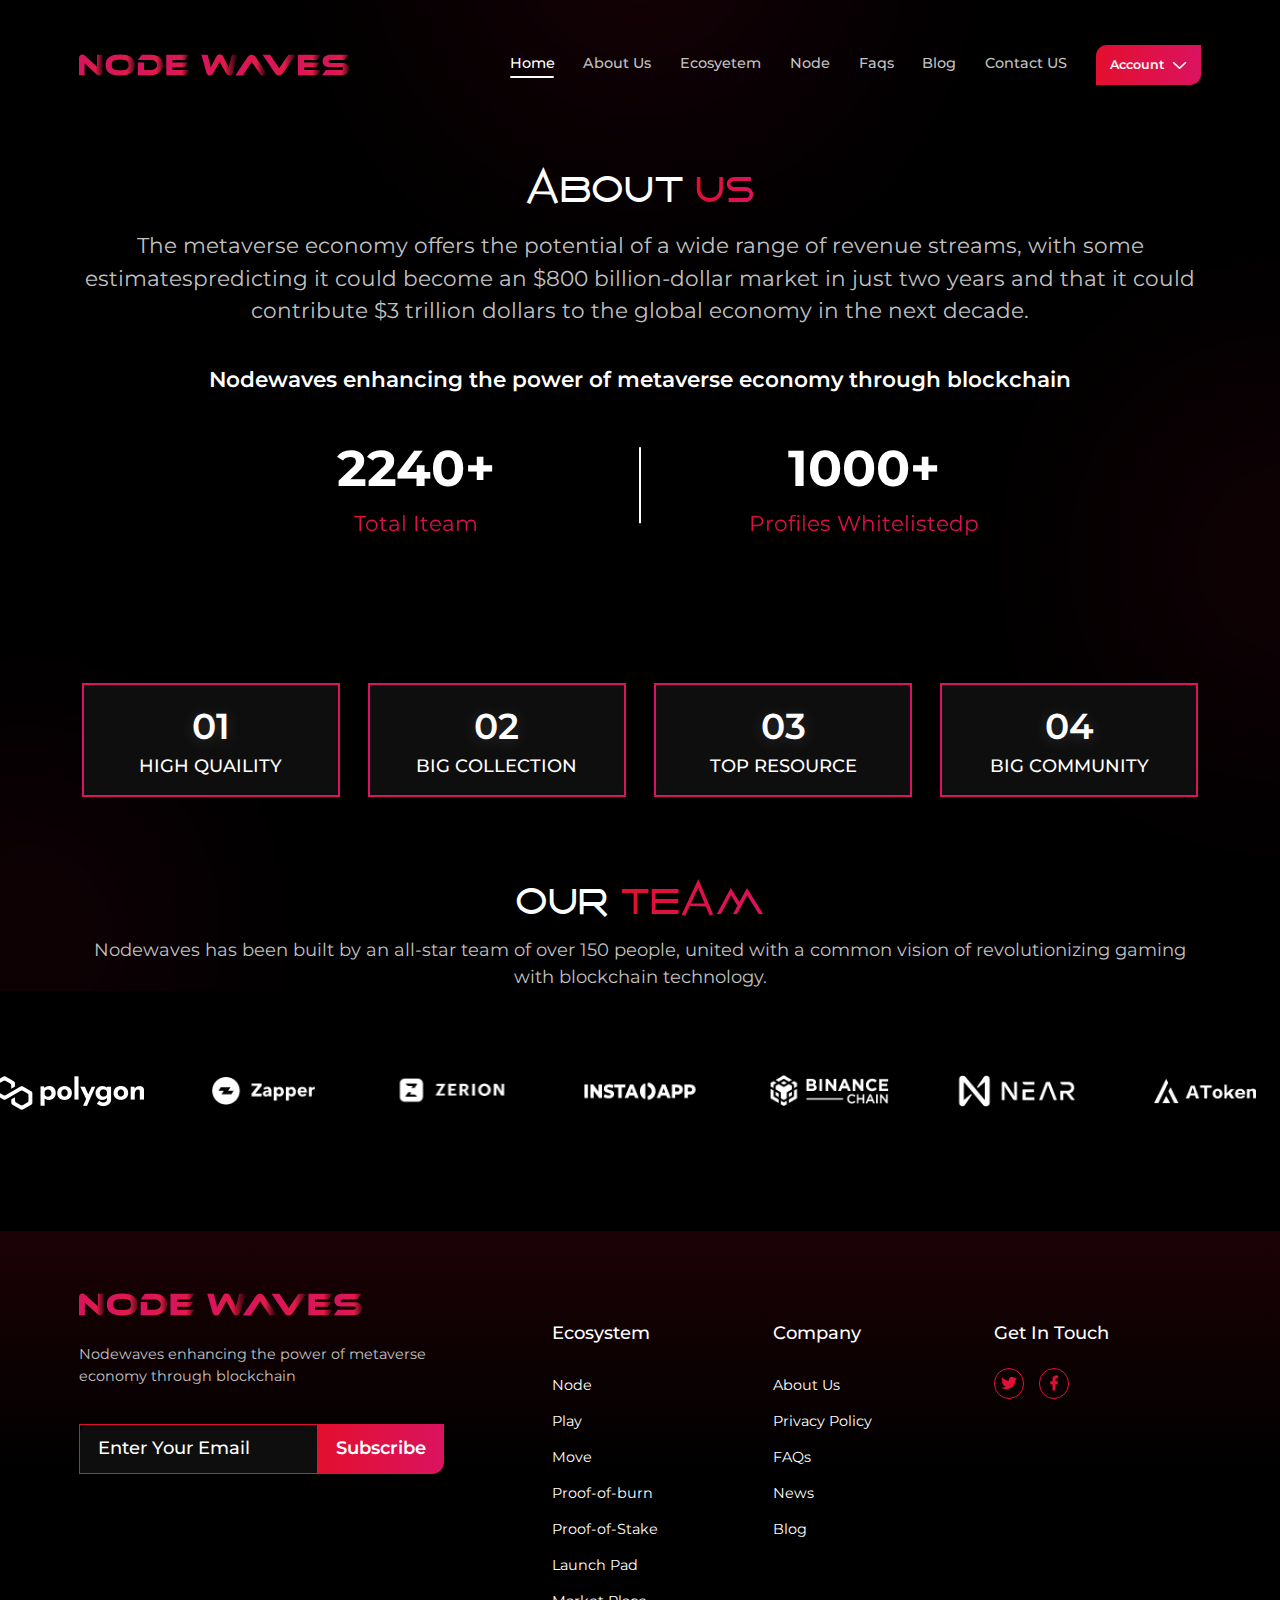
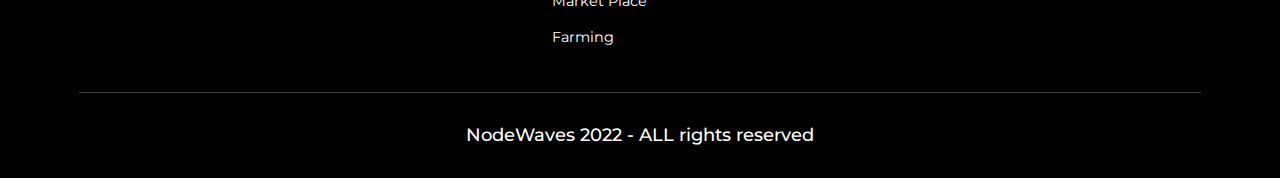
<file: pages/aboutus.html>
<!DOCTYPE html>
<html lang="en">

<head>
    <meta charset="UTF-8">
    <meta http-equiv="X-UA-Compatible" content="IE=edge">
    <meta name="viewport" content="width=device-width, initial-scale=1.0">
    <title>About us</title>
    <!-- remixicon -->
    <link rel="stylesheet" href="../assets/css/remixicon.css" />

    <!-- Bootstrap -->
    <link rel="stylesheet" href="../assets/css/bootstrap.min.css" />
    <link rel="stylesheet" href="../assets/css/bootstrap.min.css.map" />
    
    <!-- Owl Carousel -->
    <link rel="stylesheet" href="../assets/css/owl.carousel.min.css" />
    <link rel="stylesheet" href="../assets/css/owl.theme.default.min.css" />

    <!-- Style & Responsive -->
    <link rel="stylesheet" href="../assets/css/common.css" /> 

    <link rel="stylesheet" href="../assets/css/aboutus.css" />

</head>

<body class="overflowX-hidden aboutus_Page">
    <div class="nav-blacklayer"></div>

    
    <!-- Start Navbar -->
    <div id="header"></div>
    <!-- End Navbar -->
    <div class="position-relative">
        <div class="right-ellipse">
            <svg
              viewBox="0 0 496 570"
              fill="none"
              xmlns="http://www.w3.org/2000/svg"
            >
              <g opacity="0.12" filter="url(#filter0_f_367_20436)">
                <ellipse
                  cx="30"
                  cy="496.168"
                  rx="166"
                  ry="195.714"
                  fill="url(#paint0_linear_367_20436)"
                />
              </g>
              <defs>
                <filter
                  id="filter0_f_367_20436"
                  x="-436"
                  y="0.453857"
                  width="932"
                  height="991.428"
                  filterUnits="userSpaceOnUse"
                  color-interpolation-filters="sRGB"
                >
                  <feFlood flood-opacity="0" result="BackgroundImageFix" />
                  <feBlend
                    mode="normal"
                    in="SourceGraphic"
                    in2="BackgroundImageFix"
                    result="shape"
                  />
                  <feGaussianBlur
                    stdDeviation="150"
                    result="effect1_foregroundBlur_367_20436"
                  />
                </filter>
                <linearGradient
                  id="paint0_linear_367_20436"
                  x1="-136"
                  y1="300.454"
                  x2="212.026"
                  y2="315.263"
                  gradientUnits="userSpaceOnUse"
                >
                  <stop stop-color="#E30F2E" />
                  <stop offset="1" stop-color="#DB1360" />
                </linearGradient>
              </defs>
            </svg>
          </div>

          <div class="left-ellipse">
            <svg
              viewBox="0 0 462 852"
              fill="none"
              xmlns="http://www.w3.org/2000/svg"
            >
              <g opacity="0.12" filter="url(#filter0_f_367_20437)">
                <ellipse
                  cx="466"
                  cy="441.821"
                  rx="166"
                  ry="195.714"
                  fill="url(#paint0_linear_367_20437)"
                />
              </g>
              <defs>
                <filter
                  id="filter0_f_367_20437"
                  x="0"
                  y="-53.8926"
                  width="932"
                  height="991.428"
                  filterUnits="userSpaceOnUse"
                  color-interpolation-filters="sRGB"
                >
                  <feFlood flood-opacity="0" result="BackgroundImageFix" />
                  <feBlend
                    mode="normal"
                    in="SourceGraphic"
                    in2="BackgroundImageFix"
                    result="shape"
                  />
                  <feGaussianBlur
                    stdDeviation="150"
                    result="effect1_foregroundBlur_367_20437"
                  />
                </filter>
                <linearGradient
                  id="paint0_linear_367_20437"
                  x1="300"
                  y1="246.107"
                  x2="648.026"
                  y2="260.916"
                  gradientUnits="userSpaceOnUse"
                >
                  <stop stop-color="#E30F2E" />
                  <stop offset="1" stop-color="#DB1360" />
                </linearGradient>
              </defs>
            </svg>
          </div>
        <section class="MinWidth">
            <div class="containerX">
                <div class="sec-margin-3">
                    <div class="row">

                        <div class="col-12 text-center">
                            <h3 class="welcom-heding-text">About <span> us</span></h3>
                        </div>

                        <div class="col-12 metaverse-content">
                            <div class="moretext">
                                <p>
                                    The metaverse economy offers the potential of a wide range of revenue streams, with some
                                    estimatespredicting it could become an $800 billion-dollar market in just two years and
                                    that it could contribute $3 trillion dollars to the global economy in the next decade.
                                </p> 
                                <p class="Nodewaves-text-bold d-none d-md-block"> Nodewaves enhancing the power of metaverse
                                    economy through
                                    blockchain</p>
                            </div>
                                <span class="moreless-button-about d-block d-md-none" onclick="MoreLess(this, 'Read Less')">Read more</span>

                        </div>

                        <div class="about-us-item d-flex justify-content-center">
                            <div class="score-iems">
                                <span>2240+</span>
                                <p>Total Iteam</p>
                            </div>
                            <span class="boder-line"></span>
                            <div class="score-iems">
                                <span>1000+</span>
                                <p>Profiles Whitelistedp</p>
                            </div>
                        </div>

                    </div>
                </div>
            </div>

            <div class="containerX-two">
                <div class="sec-margin-8">
                    <div class="row">
                        <ul class="node-box-about">
                            <li class="box-items-about">
                                <div class="Trapezoid-top"></div>
                                <h2>01</h2>
                                <h4> HIGH QUAILITY</h4>
                                <div class="Trapezoid-bottom"></div>
                            </li>
                            <li class="box-items-about">
                                <div class="Trapezoid-top"></div>
                                <h2>02</h2>
                                <h4>BIG COLLECTION</h4>
                                <div class="Trapezoid-bottom"></div>
                            </li>
                            <li class="box-items-about">
                                <div class="Trapezoid-top"></div>
                                <h2>03</h2>
                                <h4>TOP RESOURCE</h4>
                                <div class="Trapezoid-bottom"></div>
                            </li>
                            <li class="box-items-about">
                                <div class="Trapezoid-top"></div>
                                <h2>04</h2>
                                <h4>BIG COMMUNITY</h4>
                                <div class="Trapezoid-bottom"></div>
                            </li>

                        </ul>
                    </div>
                </div>
            </div>

            <div class="containerX">
                <div class="sec-margin-8">
                    <div class="row">
                        <div class="col-12 text-center">
                            <h3 class="welcom-heding-text">our <span> team</span></h3>
                            <div class="col-12 ourtem-content">
                                <p>Nodewaves has been built by an all-star team of over 150 people, united with a common
                                    vision of revolutionizing gaming with blockchain technology.</p>
                            </div>
                        </div>
                    </div>
                </div>
                <div>
        </section>
    </div>

    <!-- Start company-logo-slider -->
    <div class="sec-margin-8 bottom-margin">
        <div class="owl-carousel owl-theme company-logo-slider">
            <div class="item">
                <img src="../assets/images/polygon-1.svg" class="img-fluid" alt="" />
            </div>
            <div class="item">
                <img src="../assets/images/zapper-2.svg" class="img-fluid" alt="" />
            </div>
            <div class="item">
                <img src="../assets/images/zerion-3.svg" class="img-fluid" alt="" />
            </div>
            <div class="item">
                <img src="../assets/images/instsoapp-4.svg" class="img-fluid" alt="" />
            </div>
            <div class="item">
                <img src="../assets/images/binance-5.svg" class="img-fluid" alt="" />
            </div>
            <div class="item">
                <img src="../assets/images/near-6.svg" class="img-fluid" alt="" />
            </div>
            <div class="item">
                <img src="../assets/images/atokan-7.svg" class="img-fluid" alt="" />
            </div>
        </div>
    </div>
    <!-- End company-logo-slider -->


  <!-- Start Footer -->
  <div id="footer"></div>
  <!-- End Footer -->



    <!-- jquery -->
    <script src="../assets/js/jquery-3.6.0.min.js"></script>

    <!-- owl carousel Slider -->
    <script src="../assets/js/owl.carousel.min.js"></script>
    <script src="../assets/js/owl.carousel.js"></script>

    <!-- Bootstrap -->
    <script src="../assets/js/bootstrap.bundle.min.js"></script>

    <script>
        $("#header").load("header.html");
        $("#footer").load("footer.html");


        function MoreLess(TH,text){ 
            var moretext =  document.querySelector('.moretext')
            if(TH.innerText != text){
                TH.innerText = text
                moretext.classList.add('Show');
            }else{
                moretext.classList.remove('Show')
                TH.innerText = 'Read More'
            }
        }

        // owl-carousel
        $(".company-logo-slider").owlCarousel({
            loop: true,
            margin: 38,
            nav: false,
            dots: false,
            autoplay: true,
            autoplayTimeout: 3000,
            autoplayHoverPause: true,
            responsive: {
                0: {
                    items: 3,
                },
                768: {
                    items: 5,
                },
                992: {
                    items: 7,
                },
                1000: {
                    items: 7,
                },
            },
        });


    </script>
</body>

</html>
</file>
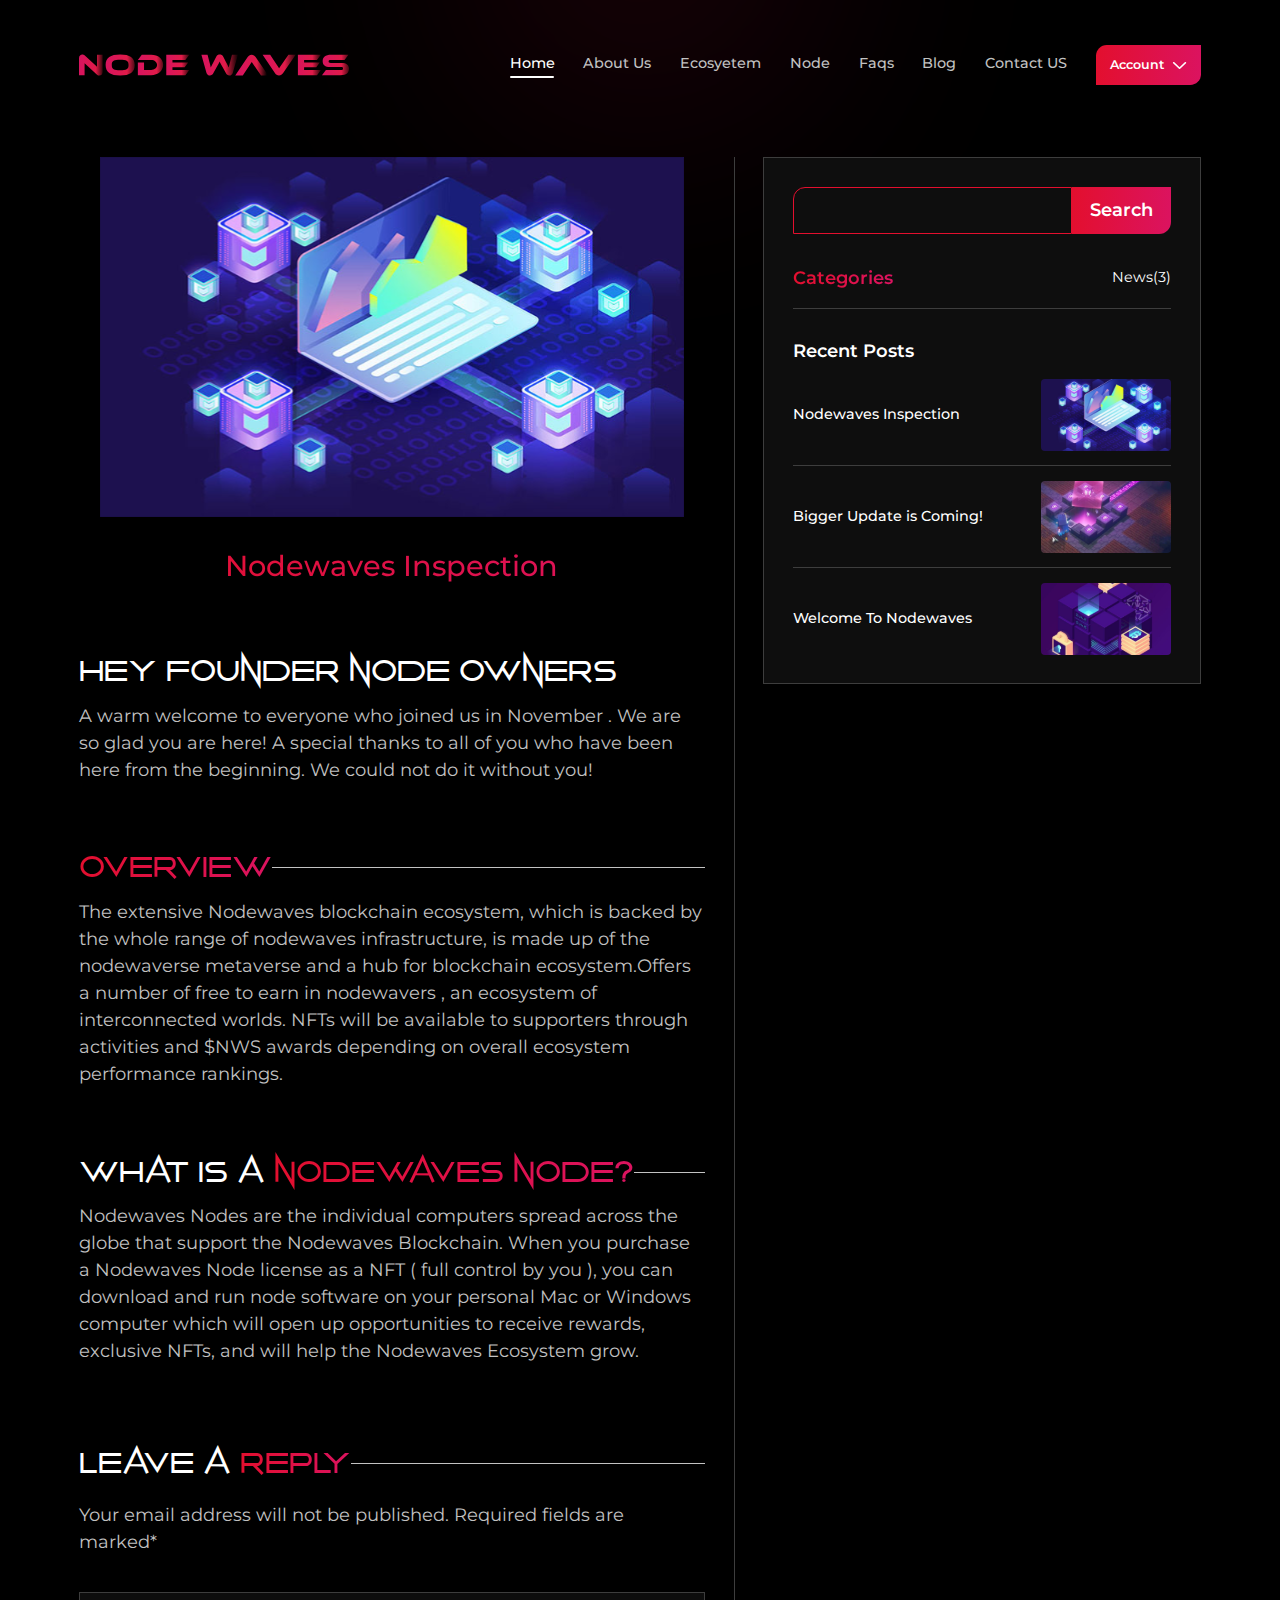
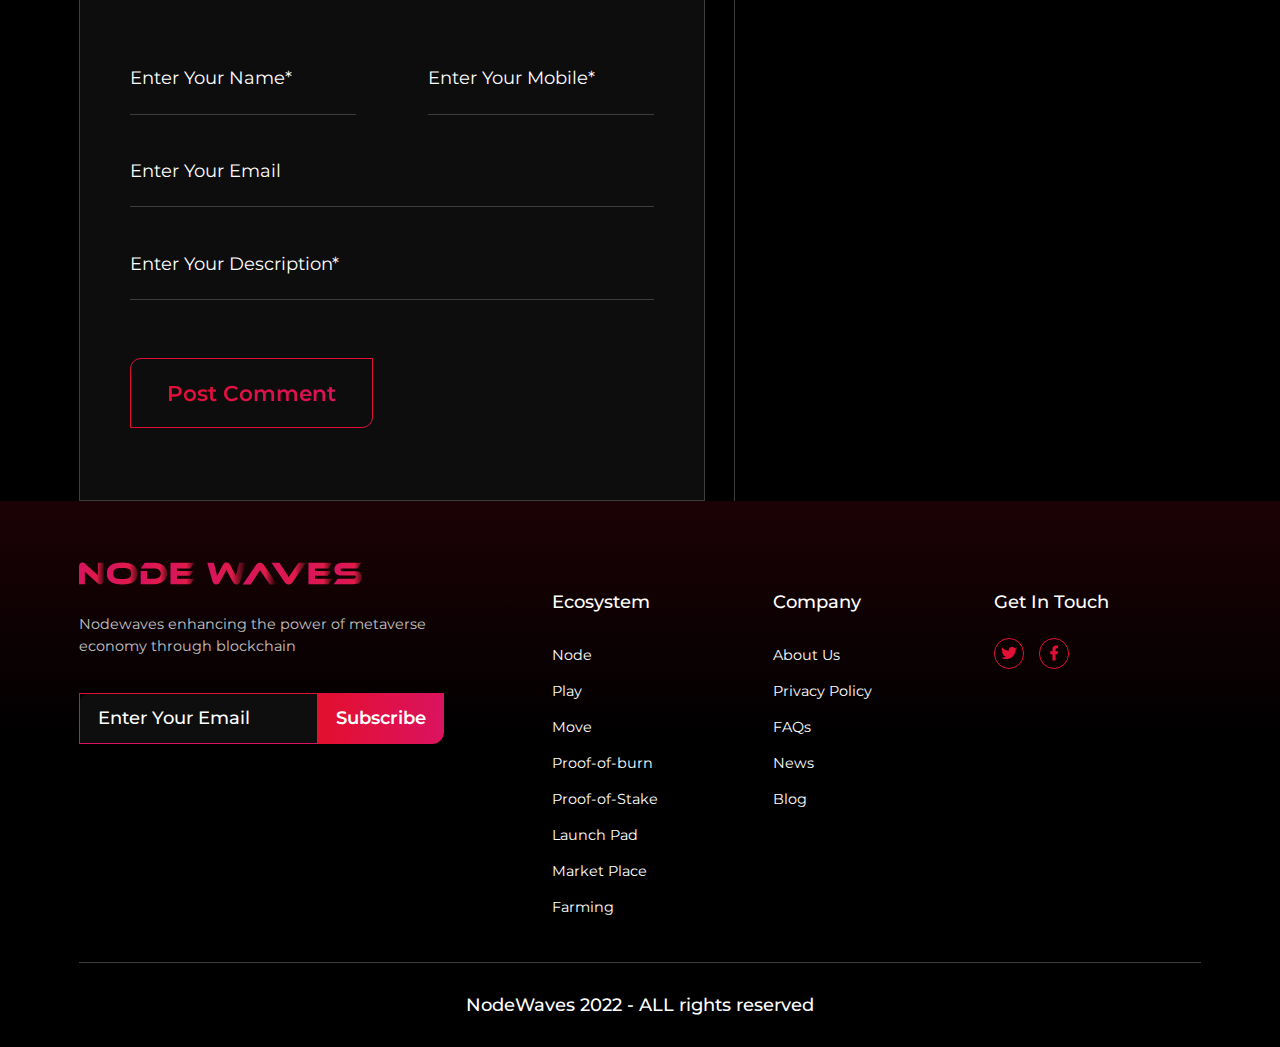
<file: pages/blog-details-1.html>
<!DOCTYPE html>
<html lang="en">
  <head>
    <meta charset="UTF-8" />
    <meta http-equiv="X-UA-Compatible" content="IE=edge" />
    <meta name="viewport" content="width=device-width, initial-scale=1.0" />
    <title>blog-details-1</title>
    <!-- remixicon -->
    <link rel="stylesheet" href="../assets/css/remixicon.css" />

    <!-- Bootstrap -->
    <link rel="stylesheet" href="../assets/css/bootstrap.min.css" />
    <link rel="stylesheet" href="../assets/css/bootstrap.min.css.map" />

    <!-- Style & Responsive -->
    <link rel="stylesheet" href="../assets/css/common.css" />
    <link rel="stylesheet" href="../assets/css/blog-details-1.css" />
  </head>

  <body class="overflowX-hidden blogdetails_page">
    <div class="nav-blacklayer"></div>
    <!-- Start Navbar -->
    <div id="header"></div>
    <!-- End Navbar -->
    <article>
      <div class="position-relative">
        <section class="MinWidth">
          <div class="containerX">
            <div class="row sec-margin-3">
              <!-- Nodewaves Inspection -->
              <div class="col-lg-7 col-12 text-center Nodewaves-img-sec">
                <div class="blog-img">
                  <img
                    src="/assets/images/Nodewaves-Inspection.svg"
                    class="img-fluid blog-max-img"
                    alt=""
                  />
                </div>

                <div class="Nodewaves-Inspection-contean text-center">
                  <h4 class="Nodewaves-heading">Nodewaves Inspection</h4>
                </div>

                <div class="text-start Hey-Founder-heading">
                  <h3 class="welcom-heding-text">Hey Founder node owners</h3>
                  <p class="Hey-Founder-contean">
                    A warm welcome to everyone who joined us in November . We
                    are so glad you are here! A special thanks to all of you who
                    have been here from the beginning. We could not do it
                    without you!
                  </p>
                </div>

                <div class="text-start Hey-Founder-heading">
                  <div class="vert_line_div position-relative ">
                    <h3 class="welcom-heding-text">
                      <span>Overview</span>
                    </h3> 
                  </div>
                  <p class="Hey-Founder-contean">
                    The extensive Nodewaves blockchain ecosystem, which is
                    backed by the whole range of nodewaves infrastructure, is
                    made up of the nodewaverse metaverse and a hub for
                    blockchain ecosystem.Offers a number of free to earn in
                    nodewavers , an ecosystem of interconnected worlds. NFTs
                    will be available to supporters through activities and $NWS
                    awards depending on overall ecosystem performance rankings.
                  </p>
                </div>

                <div class="text-start Hey-Founder-heading">
                  <div class="vert_line_div position-relative">
                    <h3 class="welcom-heding-text">
                      What is a <span> nodewaves Node?</span>
                    </h3> 
                  </div>
                  <p class="Hey-Founder-contean">
                    Nodewaves Nodes are the individual computers spread across
                    the globe that support the Nodewaves Blockchain. When you
                    purchase a Nodewaves Node license as a NFT ( full control by
                    you ), you can download and run node software on your
                    personal Mac or Windows computer which will open up
                    opportunities to receive rewards, exclusive NFTs, and will
                    help the Nodewaves Ecosystem grow.
                  </p>
                </div>

                <div class="text-start leavea-reply-sec sec-margin-8">
                  <div class="vert_line_div position-relative">
                    <h3 class="welcom-heding-text">
                      leave a <span> reply</span>
                    </h3> 
                  </div>
                  <p>
                    Your email address will not be published. Required fields
                    are marked*
                  </p>

                  <form class="leavea-reply-form row">
                    <div
                      class="col-12 d-flex justify-content-between name-mobile"
                    >
                      <input
                        type="text"
                        class="name-items"
                        placeholder="Enter Your Name*"
                      />
                      <input
                        type="number"
                        class="mobile-items"
                        placeholder="Enter Your Mobile*"
                      />
                    </div>
                    <div class="col-12">
                      <div class="email-items">
                        <input
                          type="email"
                          class="email-items"
                          placeholder="Enter Your Email"
                        />
                      </div>
                    </div>

                    <div class="col-12">
                      <div class="email-items">
                        <input
                          type="email"
                          class="email-items"
                          placeholder="Enter Your Description*"
                        />
                      </div>
                    </div>

                    <div class="col-12">
                      <button class="postcomment-btn">Post Comment</button>
                    </div>
                  </form>
                </div>
              </div>

              <div class="col-5 d-none d-lg-block Nodewaves-from-sec">
                <div class="Nodewaves-Insp-from">
                  <div class="d-flex email-box">
                    <input type="email" />
                    <button>Search</button>
                  </div>
                  <div
                    class="Categories-labale d-flex align-items-center justify-content-between"
                  >
                    <h4>Categories</h4>
                    <p>News(3)</p>
                  </div>
                  <div class="Recent-Posts-sec">
                    <h4>Recent Posts</h4>
                    <div class="Nodewaves-card-sec">
                      <div
                        class="d-flex pb-boder justify-content-between align-items-center"
                      >
                        <p>Nodewaves Inspection</p>
                        <img
                          src="/assets/images/Nodewaves-card.svg"
                          class="img-fluid"
                          alt=""
                        />
                      </div>

                      <div
                        class="d-flex pb-boder justify-content-between align-items-center"
                      >
                        <p>Bigger Update is Coming!</p>
                        <img
                          src="/assets/images/Bigger-card.svg"
                          class="img-fluid"
                          alt=""
                        />
                      </div>

                      <div
                        class="d-flex pb-boder justify-content-between align-items-center"
                      >
                        <p>Welcome To Nodewaves</p>
                        <img
                          src="/assets/images/Welcome-card.svg"
                          class="img-fluid"
                          alt=""
                        />
                      </div>
                    </div>
                  </div>
                </div>
              </div>
            </div>
          </div>
        </section>
      </div>
    </article>

    <!-- Start Footer -->
    <div id="footer"></div>
    <!-- End Footer -->

    <!-- jquery -->
    <script src="../assets/js/jquery-3.6.0.min.js"></script>

    <!-- Bootstrap -->
    <script src="../assets/js/bootstrap.bundle.min.js"></script>

    <script>
      $("#header").load("header.html");
      $("#footer").load("footer.html");
    </script>
  </body>
</html>
</file>
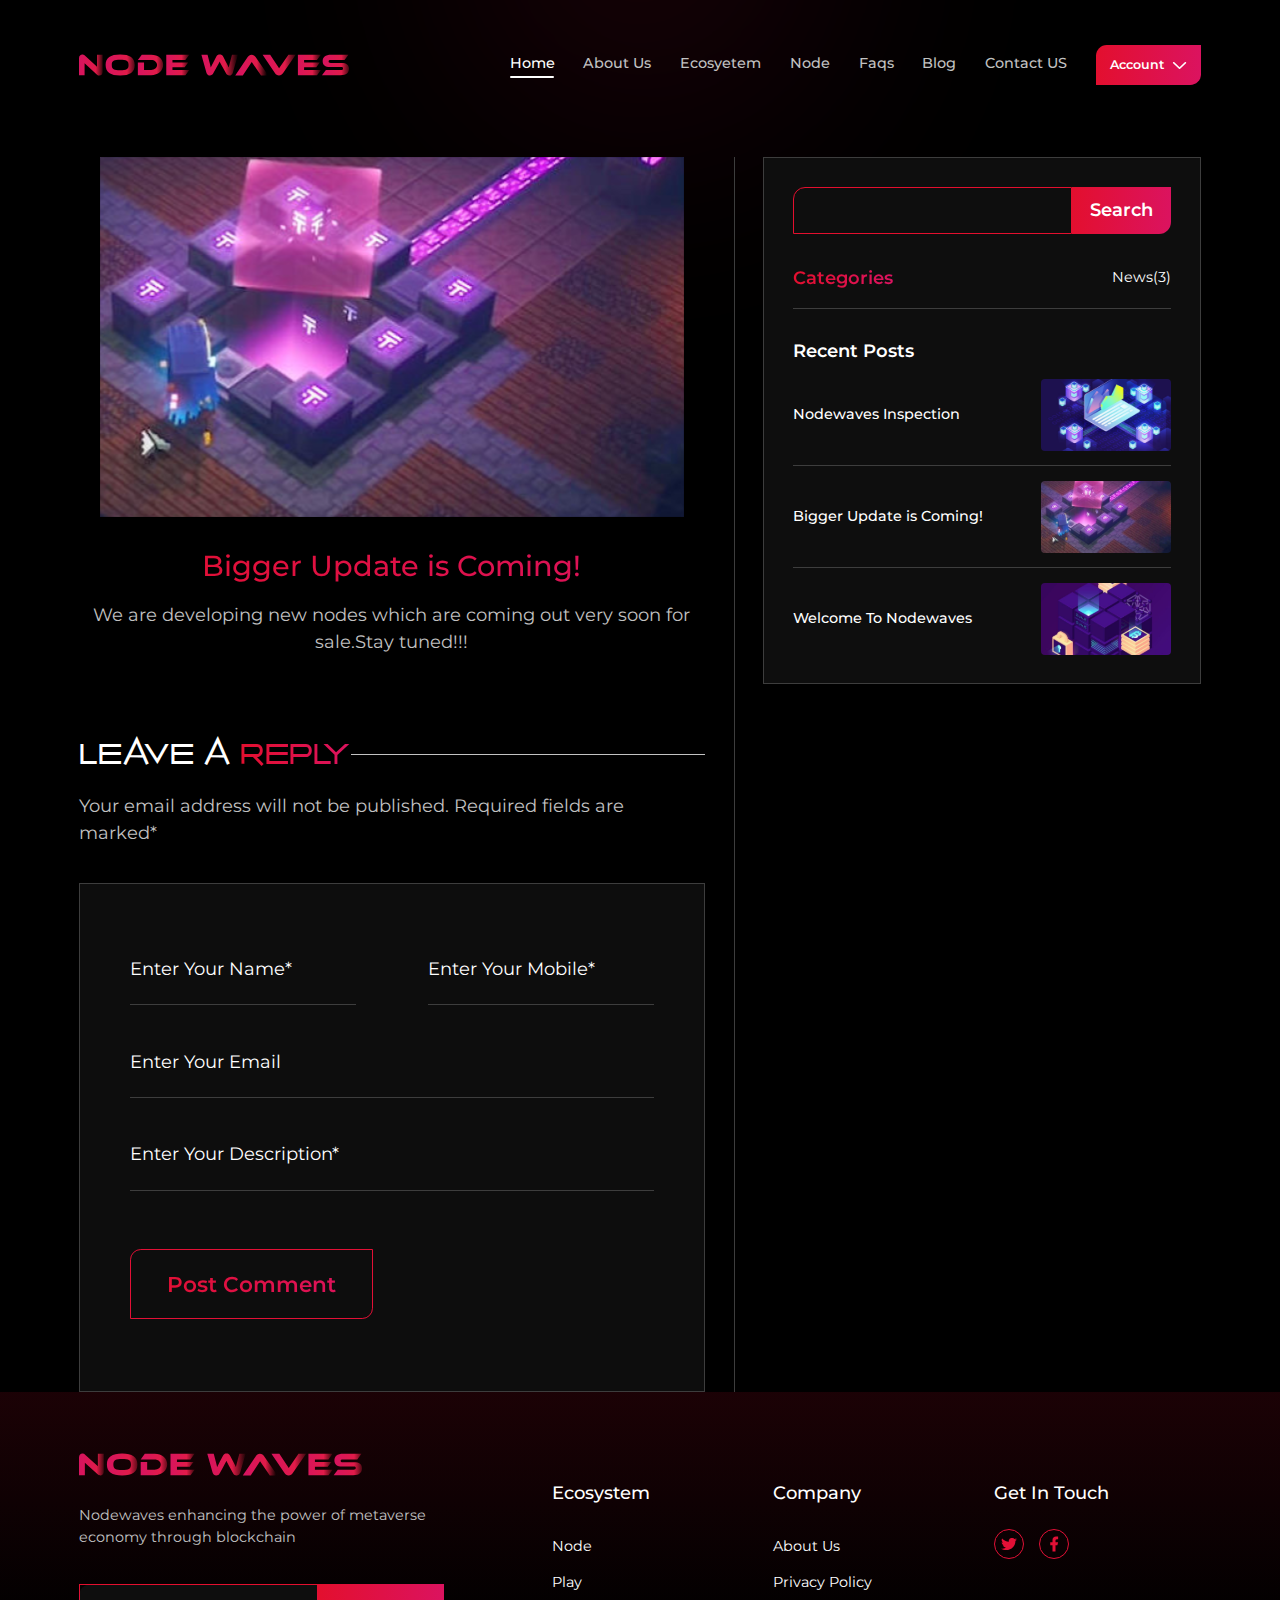
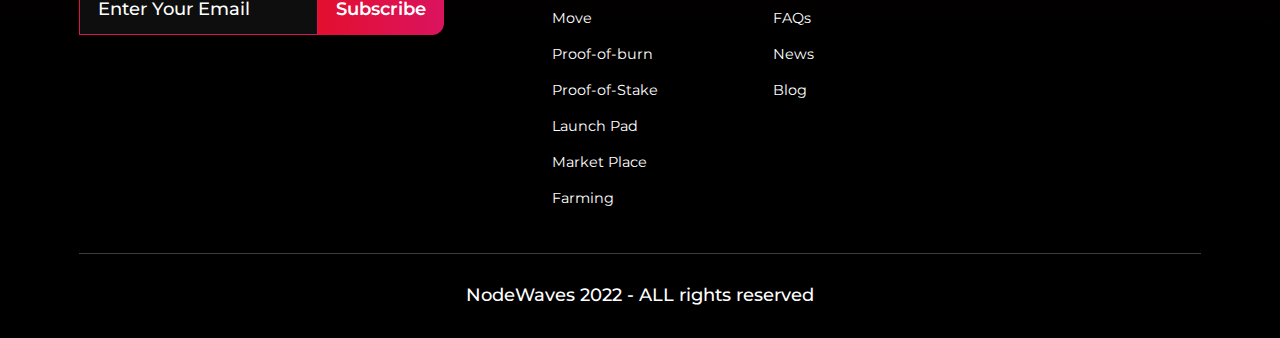
<file: pages/blog-details-2.html>
<!DOCTYPE html>
<html lang="en">
  <head>
    <meta charset="UTF-8" />
    <meta http-equiv="X-UA-Compatible" content="IE=edge" />
    <meta name="viewport" content="width=device-width, initial-scale=1.0" />
    <title>blog-details-2</title>
    <!-- remixicon -->
    <link rel="stylesheet" href="../assets/css/remixicon.css" />

    <!-- Bootstrap -->
    <link rel="stylesheet" href="../assets/css/bootstrap.min.css" />
    <link rel="stylesheet" href="../assets/css/bootstrap.min.css.map" />

    <!-- Style & Responsive -->
    <link rel="stylesheet" href="../assets/css/common.css" />
    <link rel="stylesheet" href="../assets/css/blog-details-2.css" />
  </head>

  <body class="overflowX-hidden blogdetails_page">
    <div class="nav-blacklayer"></div>
    <!-- Start Navbar -->
    <div id="header"></div>
    <!-- End Navbar -->

    <div class="position-relative">
      <section class="MinWidth">
        <div class="containerX">
          <div class="row sec-margin-3">
            <!-- Bigger Update is Coming! -->
            <div class="col-lg-7 col-12 text-center Nodewaves-img-sec">
              <div class="blog-img">
                <img
                  src="/assets/images/Bigger-Update-sec.svg"
                  class="img-fluid blog-max-img"
                  alt=""
                />
              </div>

              <div class="Nodewaves-Inspection-contean text-center">
                <h4 class="Nodewaves-heading">Bigger Update is Coming!</h4>
                <p>
                  We are developing new nodes which are coming out very soon for
                  sale.Stay tuned!!!
                </p>
              </div>

              <div class="text-start leavea-reply-sec sec-margin-8">
                <div class="vert_line_div position-relative">
                  <h3 class="welcom-heding-text">
                    leave a <span> reply</span>
                  </h3>
                </div>
                <p>
                  Your email address will not be published. Required fields are
                  marked*
                </p>

                <form class="leavea-reply-form row">
                  <div
                    class="col-12 d-flex justify-content-between name-mobile"
                  >
                    <input
                      type="text"
                      class="name-items"
                      placeholder="Enter Your Name*"
                    />
                    <input
                      type="number"
                      class="mobile-items"
                      placeholder="Enter Your Mobile*"
                    />
                  </div>
                  <div class="col-12">
                    <div class="email-items">
                      <input
                        type="email"
                        class="email-items"
                        placeholder="Enter Your Email"
                      />
                    </div>
                  </div>

                  <div class="col-12">
                    <div class="email-items">
                      <input
                        type="email"
                        class="email-items"
                        placeholder="Enter Your Description*"
                      />
                    </div>
                  </div>

                  <div class="col-12">
                    <button class="postcomment-btn">Post Comment</button>
                  </div>
                </form>
              </div>
            </div>

            <div class="col-5 d-none d-lg-block Nodewaves-from-sec">
              <div class="Nodewaves-Insp-from">
                <div class="d-flex email-box">
                  <input type="email" />
                  <button>Search</button>
                </div>
                <div
                  class="Categories-labale d-flex align-items-center justify-content-between"
                >
                  <h4>Categories</h4>
                  <p>News(3)</p>
                </div>
                <div class="Recent-Posts-sec">
                  <h4>Recent Posts</h4>
                  <div class="Nodewaves-card-sec">
                    <div
                      class="d-flex pb-boder justify-content-between align-items-center"
                    >
                      <p>Nodewaves Inspection</p>
                      <img
                        src="/assets/images/Nodewaves-card.svg"
                        class="img-fluid"
                        alt=""
                      />
                    </div>

                    <div
                      class="d-flex pb-boder justify-content-between align-items-center"
                    >
                      <p>Bigger Update is Coming!</p>
                      <img
                        src="/assets/images/Bigger-card.svg"
                        class="img-fluid"
                        alt=""
                      />
                    </div>

                    <div
                      class="d-flex pb-boder justify-content-between align-items-center"
                    >
                      <p>Welcome To Nodewaves</p>
                      <img
                        src="/assets/images/Welcome-card.svg"
                        class="img-fluid"
                        alt=""
                      />
                    </div>
                  </div>
                </div>
              </div>
            </div>
          </div>
        </div>
      </section>
    </div>

    <!-- Start Footer -->
    <div id="footer"></div>
    <!-- End Footer -->

    <!-- jquery -->
    <script src="../assets/js/jquery-3.6.0.min.js"></script>

    <!-- Bootstrap -->
    <script src="../assets/js/bootstrap.bundle.min.js"></script>

    <script>
      $("#header").load("header.html");
      $("#footer").load("footer.html");
    </script>
  </body>
</html>
</file>
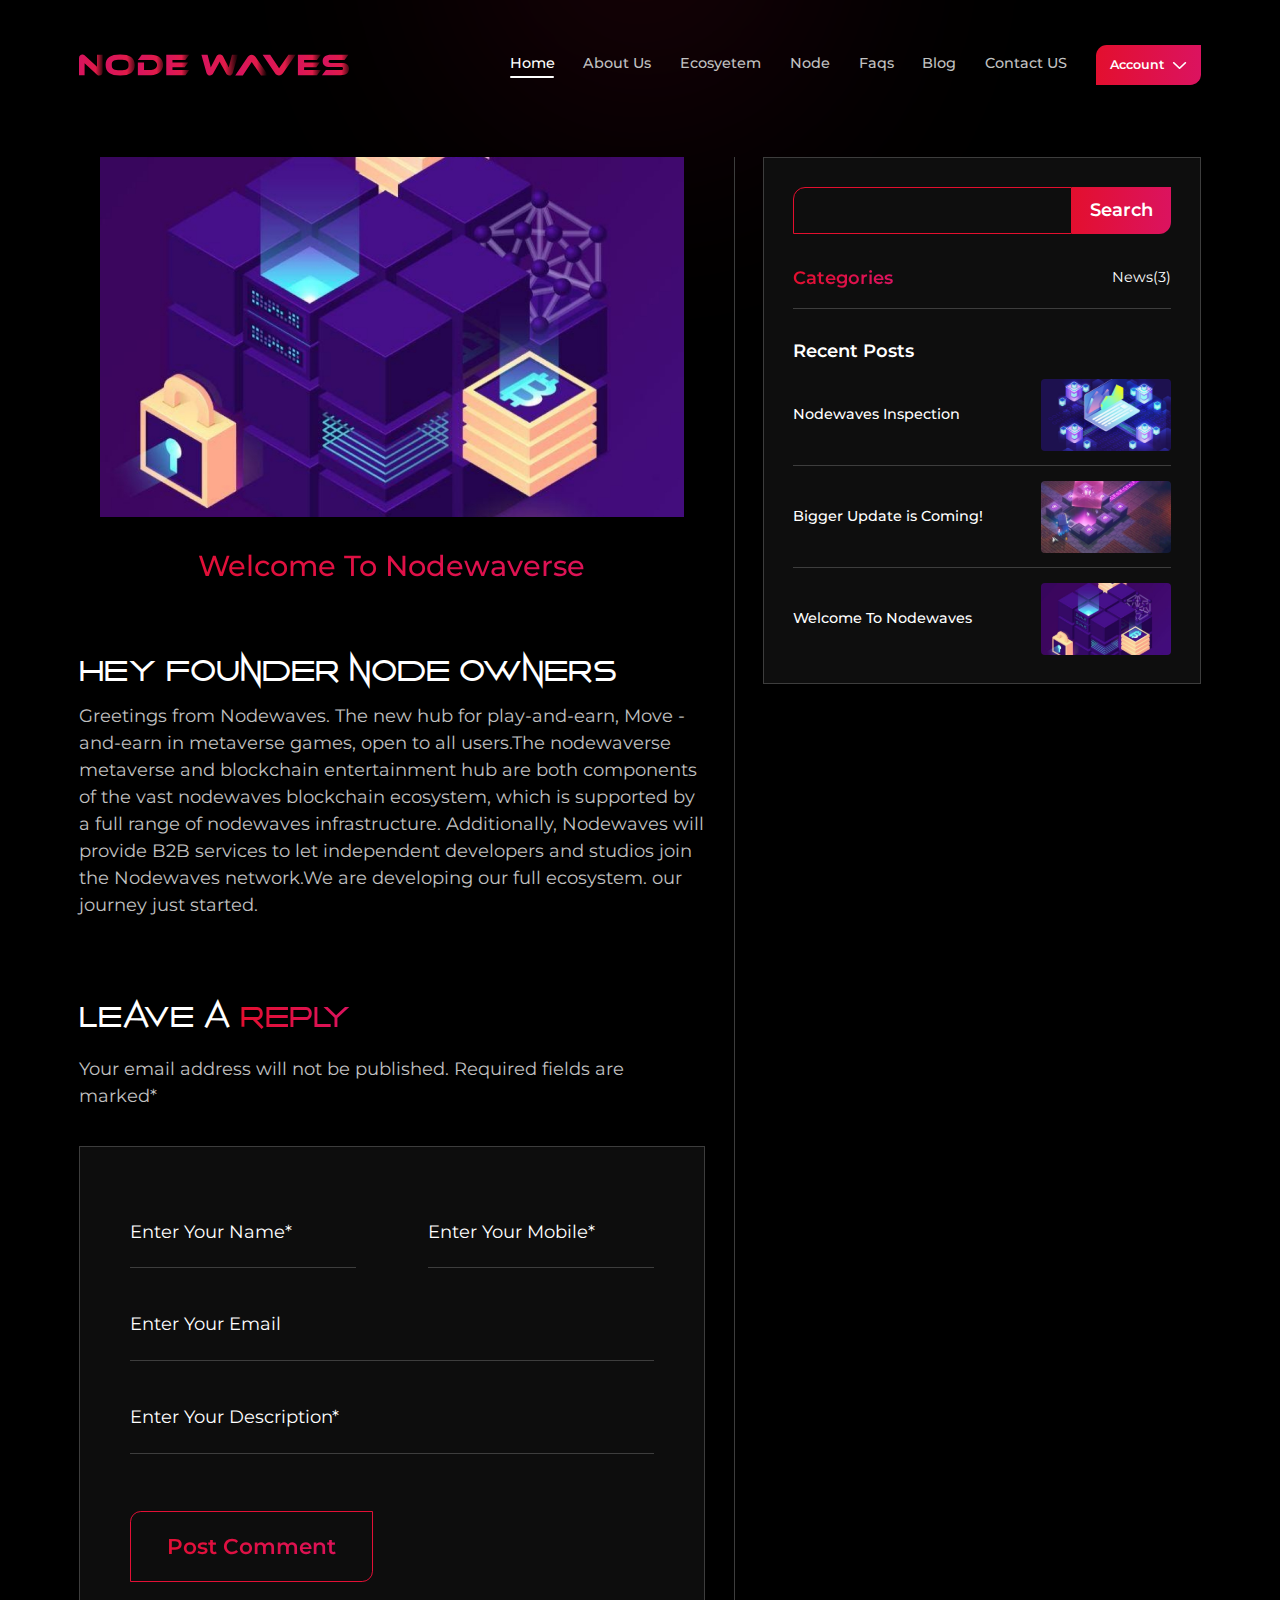
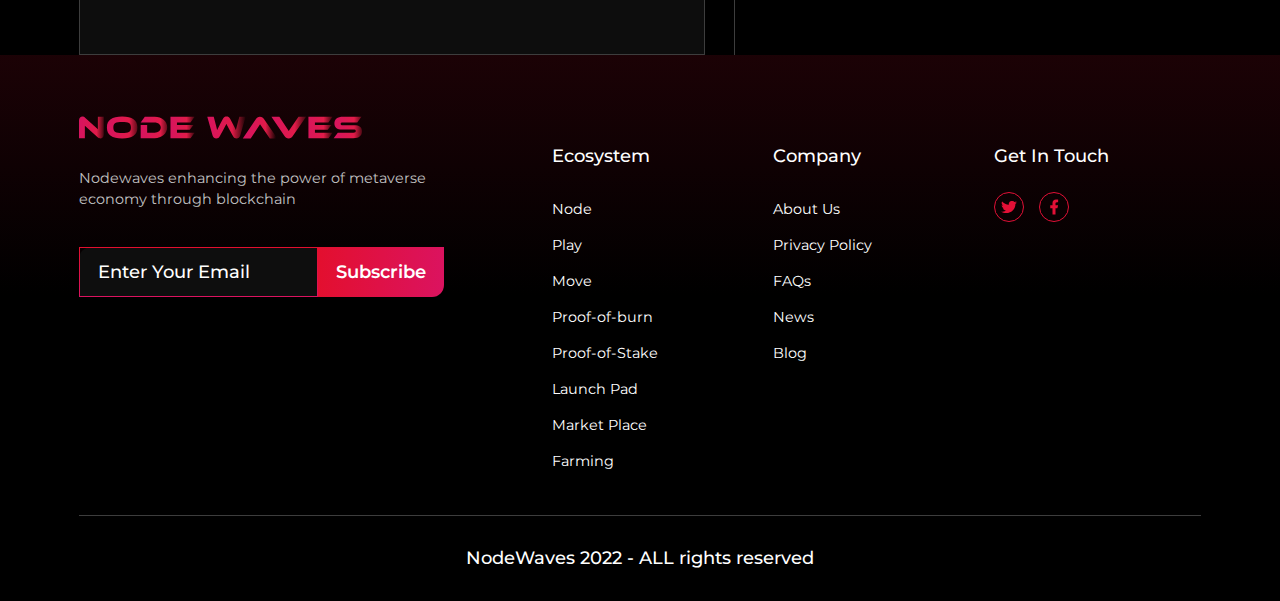
<file: pages/blog-details-3.html>
<!DOCTYPE html>
<html lang="en">

<head>
    <meta charset="UTF-8">
    <meta http-equiv="X-UA-Compatible" content="IE=edge">
    <meta name="viewport" content="width=device-width, initial-scale=1.0">
    <title>blog-details-3</title>
    <!-- remixicon -->
    <link rel="stylesheet" href="../assets/css/remixicon.css" />

    <!-- Bootstrap -->
    <link rel="stylesheet" href="../assets/css/bootstrap.min.css" />
    <link rel="stylesheet" href="../assets/css/bootstrap.min.css.map" />

    <!-- Style & Responsive -->
    <link rel="stylesheet" href="../assets/css/common.css" />
    <link rel="stylesheet" href="../assets/css/blog-details-3.css" />
</head>

<body class="overflowX-hidden blogdetails_page">

    <div class="nav-blacklayer"></div>
    <!-- Start Navbar -->
    <div id="header"></div>
    <!-- End Navbar -->

    <div class="position-relative">
        <section class="MinWidth">
            <div class="containerX">
                <div class="row sec-margin-3">

                    <!-- Welcome To Nodewaverse -->
                    <div class="col-lg-7 col-12 text-center Nodewaves-img-sec ">
                        <div class="blog-img">
                            <img src="/assets/images/Welcome-sec.jpg" class="img-fluid blog-max-img" alt="">
                        </div>

                        <div class="Nodewaves-Inspection-contean text-center">
                            <h4 class="Nodewaves-heading">Welcome To Nodewaverse</h4>
                        </div>

                        <div class="text-start Hey-Founder-heading">
                            <h3 class="welcom-heding-text">Hey Founder node owners </h3>
                            <p class="Hey-Founder-contean">Greetings from Nodewaves. The new hub for play-and-earn, Move
                                -and-earn in metaverse games, open to all users.The nodewaverse metaverse and blockchain
                                entertainment hub are both components of the vast nodewaves blockchain ecosystem, which
                                is supported by a full range of nodewaves infrastructure. Additionally, Nodewaves will
                                provide B2B services to let independent developers and studios join the Nodewaves
                                network.We are developing our full ecosystem. our journey just started.</p>
                        </div>


                        <div class="text-start leavea-reply-sec sec-margin-8">
                            <h3 class="welcom-heding-text">leave a <span> reply</span></h3>
                            <p>Your email address will not be published. Required fields are marked*</p>

                            <form class="leavea-reply-form row">
                                <div class="col-12 d-flex justify-content-between name-mobile">
                                    <input type="text" class="name-items" placeholder="Enter Your Name*">
                                    <input type="number" class="mobile-items" placeholder="Enter Your Mobile*">
                                </div>
                                <div class="col-12">
                                    <div class="email-items">
                                        <input type="email" class="email-items" placeholder="Enter Your Email">
                                    </div>
                                </div>

                                <div class="col-12">
                                    <div class="email-items">
                                        <input type="email" class="email-items" placeholder="Enter Your Description*">
                                    </div>
                                </div>

                                <div class="col-12">
                                    <button class="postcomment-btn">Post Comment</button>
                                </div>

                            </form>

                        </div>


                    </div>

                    <div class="col-5 d-none d-lg-block Nodewaves-from-sec">
                        <div class="Nodewaves-Insp-from">
                            <div class="d-flex email-box">
                                <input type="email" />
                                <button>Search</button>
                            </div>
                            <div class="Categories-labale d-flex align-items-center justify-content-between">
                                <h4>Categories</h4>
                                <p>News(3)</p>
                            </div>
                            <div class="Recent-Posts-sec">
                                <h4>Recent Posts</h4>
                                <div class="Nodewaves-card-sec">

                                    <div class="d-flex  pb-boder justify-content-between align-items-center">
                                        <p>Nodewaves Inspection</p>
                                        <img src="/assets/images/Nodewaves-card.svg" class="img-fluid" alt="">
                                    </div>

                                    <div class="d-flex pb-boder justify-content-between align-items-center">
                                        <p>Bigger Update is Coming!</p>
                                        <img src="/assets/images/Bigger-card.svg" class="img-fluid" alt="">
                                    </div>

                                    <div class="d-flex pb-boder justify-content-between align-items-center">
                                        <p>Welcome To Nodewaves</p>
                                        <img src="/assets/images/Welcome-card.svg" class="img-fluid" alt="">
                                    </div>

                                </div>
                            </div>

                        </div>

                    </div>

                </div>
            </div>
        </section>
    </div>

    <!-- Start Footer -->
    <div id="footer"></div>
    <!-- End Footer -->








    <!-- jquery -->
    <script src="../assets/js/jquery-3.6.0.min.js"></script>

    <!-- Bootstrap -->
    <script src="../assets/js/bootstrap.bundle.min.js"></script>

    <script>
        $("#header").load("header.html");
        $("#footer").load("footer.html");
    </script>

</body>

</html>
</file>
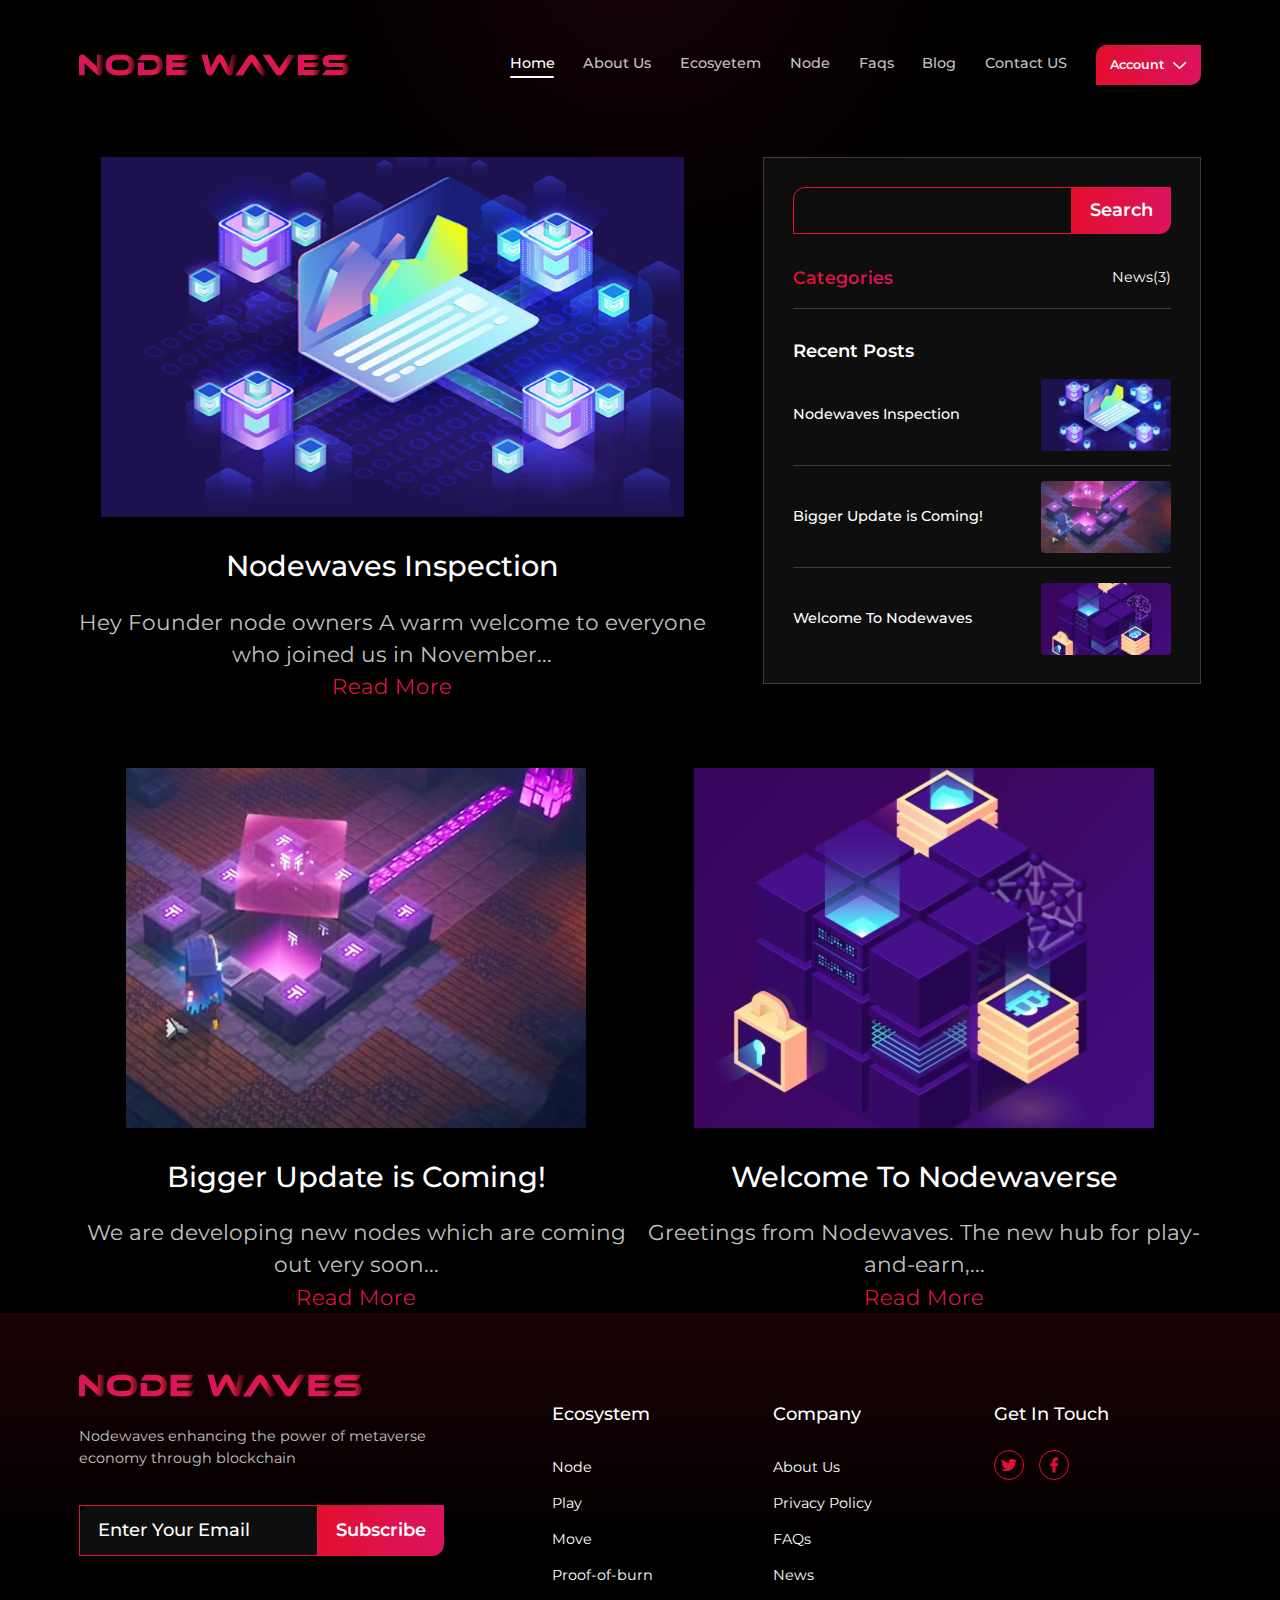
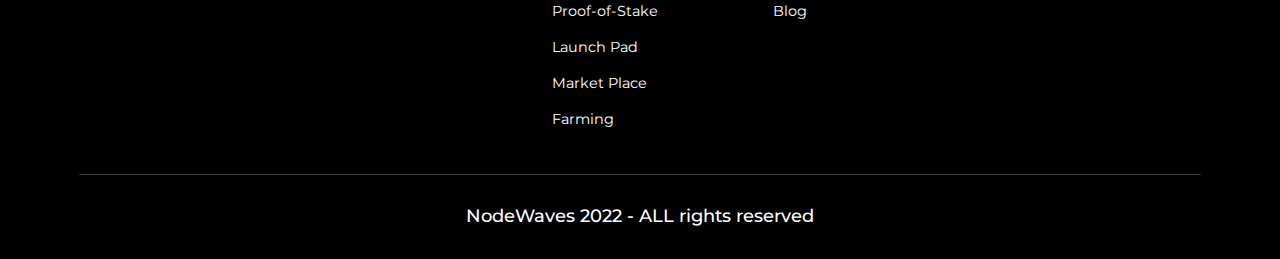
<file: pages/blog.html>
<!DOCTYPE html>
<html lang="en">
  <head>
    <meta charset="UTF-8" />
    <meta http-equiv="X-UA-Compatible" content="IE=edge" />
    <meta name="viewport" content="width=device-width, initial-scale=1.0" />
    <title>Blog</title>

    <!-- remixicon -->
    <link rel="stylesheet" href="../assets/css/remixicon.css" />

    <!-- Bootstrap -->
    <link rel="stylesheet" href="../assets/css/bootstrap.min.css" />
    <link rel="stylesheet" href="../assets/css/bootstrap.min.css.map" />

    <!-- Style & Responsive -->
    <link rel="stylesheet" href="../assets/css/common.css" />
    <link rel="stylesheet" href="../assets/css/blog.css" />
  </head>

  <body class="overflowX-hidden blog_page">
    <div class="nav-blacklayer"></div>
    <!-- Start Navbar -->
    <div id="header"></div>
    <!-- End Navbar -->

    <article>
      <div class="position-relative">
        <section class="MinWidth">
          <div class="containerX">
            <!-- Nodewaves Inspection -->
            <div class="row sec-margin-3">
              <div class="col-lg-7 col-12 text-center Nodewaves-img-sec">
                <div class="blog-img">
                  <img
                    src="/assets/images/Nodewaves-Inspection.svg"
                    class="img-fluid blog-max-img"
                    alt=""
                  />
                </div>
                <div class="Nodewaves-Inspection-contean text-center">
                  <h4 class="Nodewaves-heading">Nodewaves Inspection</h4>
                  <p class="hey-foumder-text">
                    Hey Founder node owners A warm welcome to everyone who
                    joined us in November...
                  </p>
                  <a class="red-more-btn" href="blog-details-1.html"
                    >Read More</a
                  >
                </div>
              </div>

              <div class="col-5 d-none d-lg-block Nodewaves-from-sec">
                <div class="Nodewaves-Insp-from">
                  <div class="d-flex email-box">
                    <input type="email" />
                    <button>Search</button>
                  </div>
                  <div
                    class="Categories-labale d-flex align-items-center justify-content-between"
                  >
                    <h4>Categories</h4>
                    <p>News(3)</p>
                  </div>
                  <div class="Recent-Posts-sec">
                    <h4>Recent Posts</h4>
                    <div class="Nodewaves-card-sec">
                      <div
                        class="d-flex pb-boder justify-content-between align-items-center"
                      >
                        <p>Nodewaves Inspection</p>
                        <img
                          src="/assets/images/Nodewaves-card.svg"
                          class="img-fluid"
                          alt=""
                        />
                      </div>

                      <div
                        class="d-flex pb-boder justify-content-between align-items-center"
                      >
                        <p>Bigger Update is Coming!</p>
                        <img
                          src="/assets/images/Bigger-card.svg"
                          class="img-fluid"
                          alt=""
                        />
                      </div>

                      <div
                        class="d-flex pb-boder justify-content-between align-items-center"
                      >
                        <p>Welcome To Nodewaves</p>
                        <img
                          src="/assets/images/Welcome-card.svg"
                          class="img-fluid"
                          alt=""
                        />
                      </div>
                    </div>
                  </div>
                </div>
              </div>
            </div>

            <div class="row blog-margin">
              <!-- Bigger Update is Coming! -->
              <div class="col-lg-6 col-12 text-center">
                <div class="blog-img">
                  <img
                    src="/assets/images/Bigger-Update-img.svg"
                    class="img-fluid blog-max-img"
                    alt=""
                  />
                </div>
                <div class="Nodewaves-Inspection-contean text-center">
                  <h4 class="Nodewaves-heading">Bigger Update is Coming!</h4>
                  <p class="hey-foumder-text">
                    We are developing new nodes which are coming out very
                    soon...
                  </p>
                  <a class="red-more-btn" href="#">Read More</a>
                </div>
              </div>

              <!-- Welcome To Nodewaverse -->
              <div class="col-lg-6 col-12 text-center mt-welcome">
                <div class="blog-img">
                  <img
                    src="/assets/images/Welcome-img.svg"
                    class="img-fluid blog-max-img"
                    alt=""
                  />
                </div>
                <div class="Nodewaves-Inspection-contean text-center">
                  <h4 class="Nodewaves-heading">Welcome To Nodewaverse</h4>
                  <p class="hey-foumder-text">
                    Greetings from Nodewaves. The new hub for play-and-earn,...
                  </p>
                  <a class="red-more-btn" href="#">Read More</a>
                </div>
              </div>
            </div>
          </div>
        </section>
      </div>
    </article>

    <!-- Start Footer -->
    <div id="footer"></div>
    <!-- End Footer -->

    <!-- jquery -->
    <script src="../assets/js/jquery-3.6.0.min.js"></script>

    <!-- Bootstrap -->
    <script src="../assets/js/bootstrap.bundle.min.js"></script>

    <script>
      $("#header").load("header.html");
      $("#footer").load("footer.html");
    </script>
  </body>
</html>
</file>
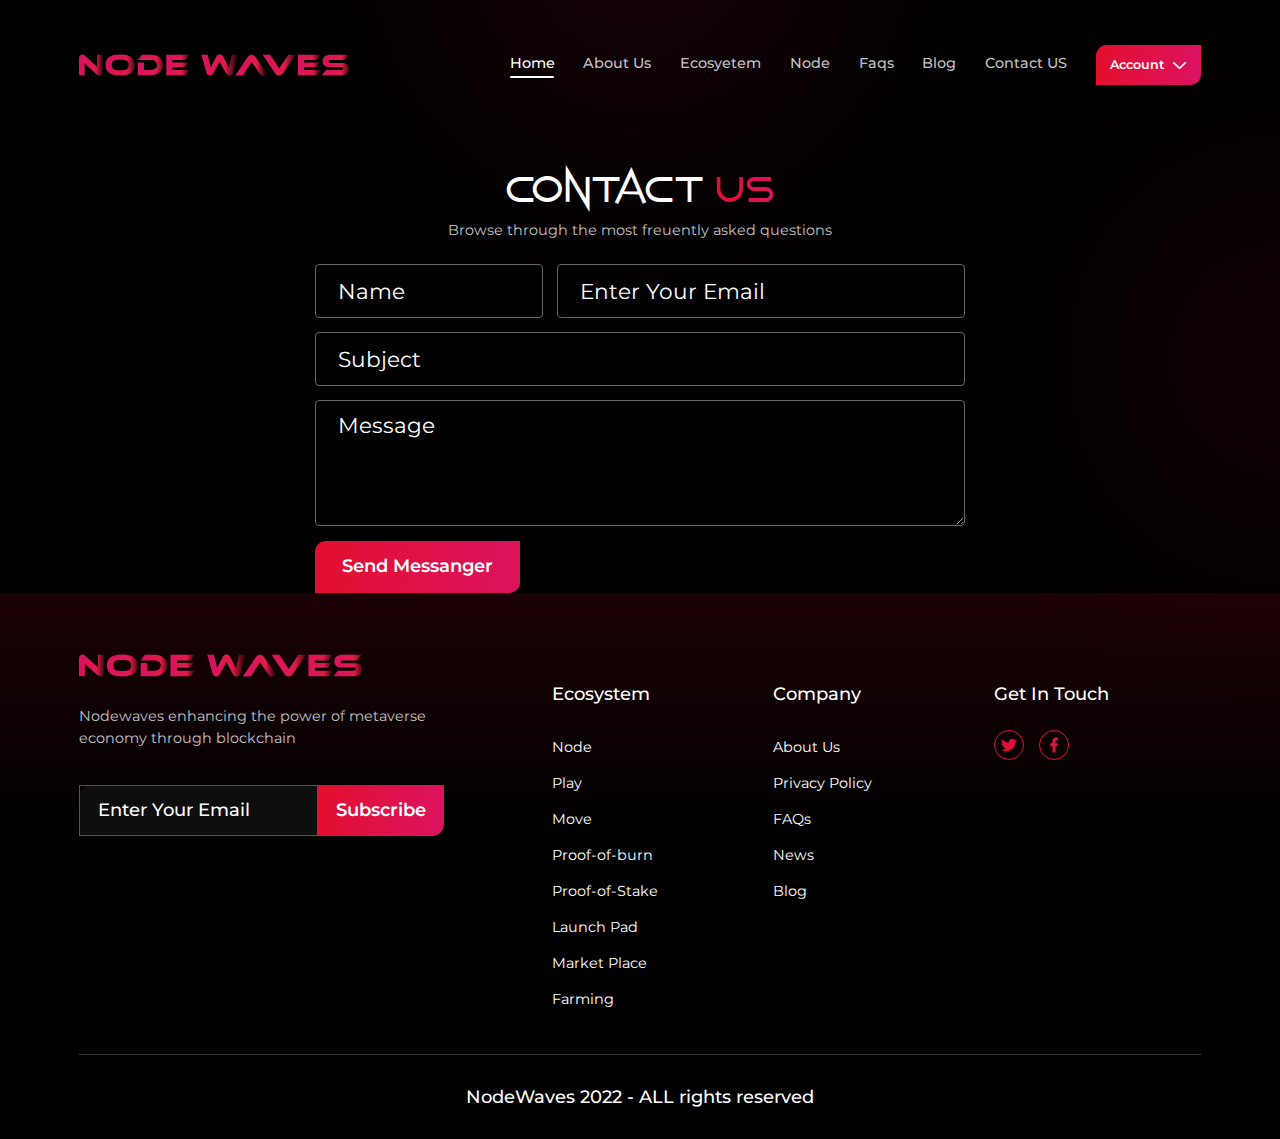
<file: pages/Contact-Us.html>
<!DOCTYPE html>
<html lang="en">
  <head>
    <meta charset="UTF-8" />
    <meta http-equiv="X-UA-Compatible" content="IE=edge" />
    <meta name="viewport" content="width=device-width, initial-scale=1.0" />
    <title>Connect Us</title>
    <!-- remixicon -->
    <link rel="stylesheet" href="../assets/css/remixicon.css" />

    <!-- Bootstrap -->
    <link rel="stylesheet" href="../assets/css/bootstrap.min.css" />
    <link rel="stylesheet" href="../assets/css/bootstrap.min.css.map" />

    <!-- Owl Carousel -->
    <link rel="stylesheet" href="../assets/css/owl.carousel.min.css" />
    <link rel="stylesheet" href="../assets/css/owl.theme.default.min.css" />

    <!-- Style & Responsive -->
    <link rel="stylesheet" href="../assets/css/common.css" />

    <link rel="stylesheet" href="../assets/css/Contact-Us.css" />
  </head>

  <body class="overflowX-hidden ConnectUs_page">
    <div class="nav-blacklayer"></div>

    <!-- Start Navbar -->
    <div id="header"></div>
    <!-- End Navbar -->
    <div class="position-relative">
      <div class="right-ellipse">
        <svg
          viewBox="0 0 496 570"
          fill="none"
          xmlns="http://www.w3.org/2000/svg"
        >
          <g opacity="0.12" filter="url(#filter0_f_367_20436)">
            <ellipse
              cx="30"
              cy="496.168"
              rx="166"
              ry="195.714"
              fill="url(#paint0_linear_367_20436)"
            />
          </g>
          <defs>
            <filter
              id="filter0_f_367_20436"
              x="-436"
              y="0.453857"
              width="932"
              height="991.428"
              filterUnits="userSpaceOnUse"
              color-interpolation-filters="sRGB"
            >
              <feFlood flood-opacity="0" result="BackgroundImageFix" />
              <feBlend
                mode="normal"
                in="SourceGraphic"
                in2="BackgroundImageFix"
                result="shape"
              />
              <feGaussianBlur
                stdDeviation="150"
                result="effect1_foregroundBlur_367_20436"
              />
            </filter>
            <linearGradient
              id="paint0_linear_367_20436"
              x1="-136"
              y1="300.454"
              x2="212.026"
              y2="315.263"
              gradientUnits="userSpaceOnUse"
            >
              <stop stop-color="#E30F2E" />
              <stop offset="1" stop-color="#DB1360" />
            </linearGradient>
          </defs>
        </svg>
      </div>

      <div class="left-ellipse">
        <svg
          viewBox="0 0 462 852"
          fill="none"
          xmlns="http://www.w3.org/2000/svg"
        >
          <g opacity="0.12" filter="url(#filter0_f_367_20437)">
            <ellipse
              cx="466"
              cy="441.821"
              rx="166"
              ry="195.714"
              fill="url(#paint0_linear_367_20437)"
            />
          </g>
          <defs>
            <filter
              id="filter0_f_367_20437"
              x="0"
              y="-53.8926"
              width="932"
              height="991.428"
              filterUnits="userSpaceOnUse"
              color-interpolation-filters="sRGB"
            >
              <feFlood flood-opacity="0" result="BackgroundImageFix" />
              <feBlend
                mode="normal"
                in="SourceGraphic"
                in2="BackgroundImageFix"
                result="shape"
              />
              <feGaussianBlur
                stdDeviation="150"
                result="effect1_foregroundBlur_367_20437"
              />
            </filter>
            <linearGradient
              id="paint0_linear_367_20437"
              x1="300"
              y1="246.107"
              x2="648.026"
              y2="260.916"
              gradientUnits="userSpaceOnUse"
            >
              <stop stop-color="#E30F2E" />
              <stop offset="1" stop-color="#DB1360" />
            </linearGradient>
          </defs>
        </svg>
      </div>

      <section class="MinWidth">
        <div class="containerX">
          <div class="sec-margin-3">
            <div class="row">
              <div class="col-12 text-center">
                <h3 class="welcom-heding-text">COntact <span> us</span></h3>
                <p class="ConnectUs-label">
                  Browse through the most freuently asked questions
                </p>
              </div>
            </div>

            <form
              class="row needs-validation justify-content-center ConnectUs_Form"
              novalidate
            >
              <div class="col-12 col-sm-10 col-md-7 form-input NameMail d-sm-flex justify-content-between">
                <input type="text" class="form-control" placeholder="Name" />
                <input
                  type="email"
                  class="form-control"
                  placeholder="Enter Your Email"
                />
              </div>
              <div class="col-12 col-sm-10 col-md-7 form-input">
                <input type="text" class="form-control" placeholder="Subject" />
              </div>
              <div class="col-12 col-sm-10 col-md-7 form-input textarea">
                <textarea
                  class="form-control"
                  placeholder="Message"
                ></textarea>
              </div>

              <div class="col-12 col-sm-10 col-md-7">
                <button class="theme-btn Send-btn">Send Messanger</button>
              </div>
            </form>
          </div>
        </div>
      </section>
    </div>

    <!-- Start Footer -->
    <div id="footer"></div>
    <!-- End Footer -->

    <!-- jquery -->
    <script src="../assets/js/jquery-3.6.0.min.js"></script>

    <!-- Bootstrap -->
    <script src="../assets/js/bootstrap.bundle.min.js"></script>

    <script>
      $("#header").load("header.html");
      $("#footer").load("footer.html");
    </script>
  </body>
</html>
</file>
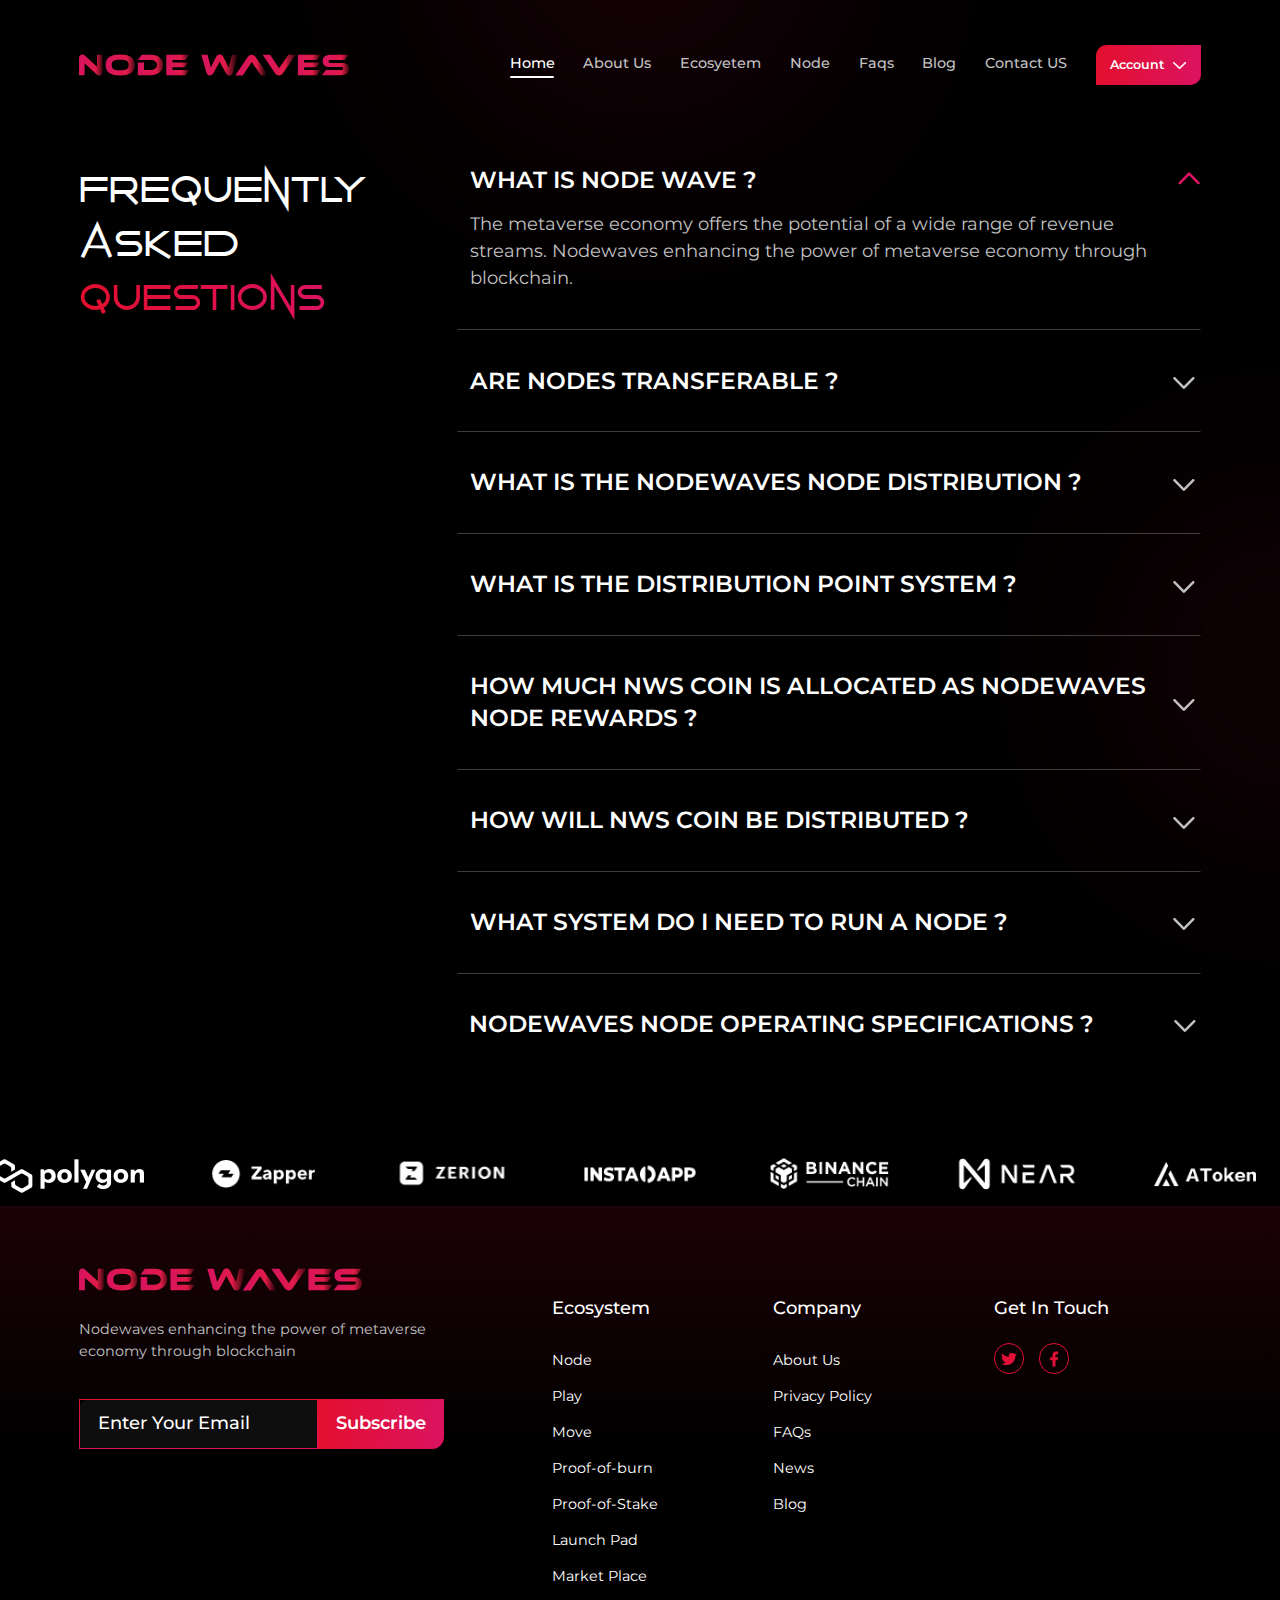
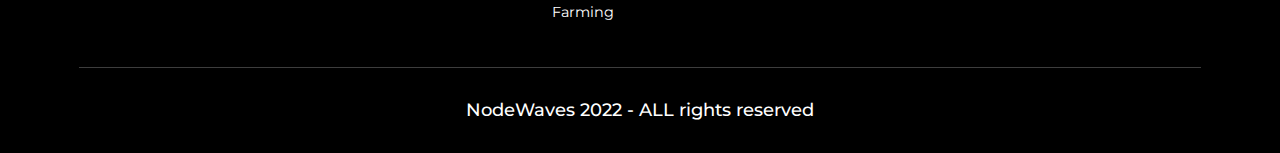
<file: pages/FAQS.html>
<!DOCTYPE html>
<html lang="en">

<head>
    <meta charset="UTF-8">
    <meta http-equiv="X-UA-Compatible" content="IE=edge">
    <meta name="viewport" content="width=device-width, initial-scale=1.0">
    <title>Faqs</title>

    <!-- remixicon -->
    <link rel="stylesheet" href="../assets/css/remixicon.css" />

    <!-- Bootstrap -->
    <link rel="stylesheet" href="../assets/css/bootstrap.min.css" />
    <link rel="stylesheet" href="../assets/css/bootstrap.min.css.map" />

    <!-- Owl Carousel -->
    <link rel="stylesheet" href="../assets/css/owl.carousel.min.css" />
    <link rel="stylesheet" href="../assets/css/owl.theme.default.min.css" />

    <!-- Style & Responsive -->
    <link rel="stylesheet" href="../assets/css/common.css" />
    <link rel="stylesheet" href="../assets/css/faqs.css" />


</head>

<body class="overflowX-hidden faqs_page">
    <div class="nav-blacklayer"></div>
    <!-- Start Navbar -->
    <div id="header"></div>
    <!-- End Navbar -->


    <div class="position-relative">
        <section class="MinWidth">
            <div class="containerX">
                <div class="right-ellipse">
                    <svg
                      viewBox="0 0 496 570"
                      fill="none"
                      xmlns="http://www.w3.org/2000/svg"
                    >
                      <g opacity="0.12" filter="url(#filter0_f_367_20436)">
                        <ellipse
                          cx="30"
                          cy="496.168"
                          rx="166"
                          ry="195.714"
                          fill="url(#paint0_linear_367_20436)"
                        />
                      </g>
                      <defs>
                        <filter
                          id="filter0_f_367_20436"
                          x="-436"
                          y="0.453857"
                          width="932"
                          height="991.428"
                          filterUnits="userSpaceOnUse"
                          color-interpolation-filters="sRGB"
                        >
                          <feFlood flood-opacity="0" result="BackgroundImageFix" />
                          <feBlend
                            mode="normal"
                            in="SourceGraphic"
                            in2="BackgroundImageFix"
                            result="shape"
                          />
                          <feGaussianBlur
                            stdDeviation="150"
                            result="effect1_foregroundBlur_367_20436"
                          />
                        </filter>
                        <linearGradient
                          id="paint0_linear_367_20436"
                          x1="-136"
                          y1="300.454"
                          x2="212.026"
                          y2="315.263"
                          gradientUnits="userSpaceOnUse"
                        >
                          <stop stop-color="#E30F2E" />
                          <stop offset="1" stop-color="#DB1360" />
                        </linearGradient>
                      </defs>
                    </svg>
                  </div>
      
                  <div class="left-ellipse">
                    <svg
                      viewBox="0 0 462 852"
                      fill="none"
                      xmlns="http://www.w3.org/2000/svg"
                    >
                      <g opacity="0.12" filter="url(#filter0_f_367_20437)">
                        <ellipse
                          cx="466"
                          cy="441.821"
                          rx="166"
                          ry="195.714"
                          fill="url(#paint0_linear_367_20437)"
                        />
                      </g>
                      <defs>
                        <filter
                          id="filter0_f_367_20437"
                          x="0"
                          y="-53.8926"
                          width="932"
                          height="991.428"
                          filterUnits="userSpaceOnUse"
                          color-interpolation-filters="sRGB"
                        >
                          <feFlood flood-opacity="0" result="BackgroundImageFix" />
                          <feBlend
                            mode="normal"
                            in="SourceGraphic"
                            in2="BackgroundImageFix"
                            result="shape"
                          />
                          <feGaussianBlur
                            stdDeviation="150"
                            result="effect1_foregroundBlur_367_20437"
                          />
                        </filter>
                        <linearGradient
                          id="paint0_linear_367_20437"
                          x1="300"
                          y1="246.107"
                          x2="648.026"
                          y2="260.916"
                          gradientUnits="userSpaceOnUse"
                        >
                          <stop stop-color="#E30F2E" />
                          <stop offset="1" stop-color="#DB1360" />
                        </linearGradient>
                      </defs>
                    </svg>
                  </div>

                <!-- Frequently Asked Questions -->
                <div class="row sec-margin-3">


                    <div class="col-8 col-md-6 col-lg-4">
                        <div class="text-start">
                            <h3 class="welcom-heding-text">
                                Frequently Asked <span> Questions</span>
                            </h3>
                        </div>
                    </div>

                    <div class="col-12 col-lg-8">
                        <div class="accordion Questions-accordion" id="accordionExample">

                            <div class="accordion-item">
                                <h4 class="accordion-header" id="headingOne">
                                    <button class="accordion-button" type="button" data-bs-toggle="collapse"
                                        data-bs-target="#collapseOne" aria-expanded="true" aria-controls="collapseOne">
                                        What Is Node Wave ?
                                    </button>
                                    <div class="accordion-arrow">
                                        <svg width="29" height="16" viewBox="0 0 29 16" fill="none"
                                            xmlns="http://www.w3.org/2000/svg">
                                            <path
                                                d="M27.219 0.000404352C26.6909 -0.010328 26.1845 0.193042 25.8349 0.555747L14.5998 11.908L3.36859 0.555747C2.93786 0.120662 2.28637 -0.0711439 1.65976 0.0529677C1.03289 0.177079 0.526179 0.59813 0.330021 1.15734C0.133862 1.71655 0.278056 2.32913 0.708788 2.76444L13.2718 15.4595V15.4598C13.6119 15.8038 14.0948 16 14.6016 16C15.1083 16 15.5913 15.8038 15.9316 15.4598L28.4947 2.76472V2.76444C28.811 2.4532 28.9834 2.04177 28.9759 1.6166C28.968 1.19115 28.7806 0.785223 28.4532 0.483909C28.1255 0.182574 27.683 0.00919661 27.219 0.000390377L27.219 0.000404352Z"
                                                fill="currentcolor"></path>
                                        </svg>
                                    </div>
                                </h4>
                                <div id="collapseOne" class="accordion-collapse collapse show"
                                    aria-labelledby="headingOne" data-bs-parent="#accordionExample">
                                    <div class="accordion-body">
                                        The metaverse economy offers the potential of a wide range
                                        of revenue streams. Nodewaves enhancing the power of
                                        metaverse economy through blockchain.
                                    </div>
                                </div>
                            </div>

                            <div class="accordion-item">
                                <h4 class="accordion-header" id="headingTwo">
                                    <button class="accordion-button collapsed" type="button" data-bs-toggle="collapse"
                                        data-bs-target="#collapseTwo" aria-expanded="false" aria-controls="collapseTwo">
                                        ARE NODES TRANSFERABLE ?
                                    </button>
                                    <div class="accordion-arrow">
                                        <svg width="29" height="16" viewBox="0 0 29 16" fill="none"
                                            xmlns="http://www.w3.org/2000/svg">
                                            <path
                                                d="M27.219 0.000404352C26.6909 -0.010328 26.1845 0.193042 25.8349 0.555747L14.5998 11.908L3.36859 0.555747C2.93786 0.120662 2.28637 -0.0711439 1.65976 0.0529677C1.03289 0.177079 0.526179 0.59813 0.330021 1.15734C0.133862 1.71655 0.278056 2.32913 0.708788 2.76444L13.2718 15.4595V15.4598C13.6119 15.8038 14.0948 16 14.6016 16C15.1083 16 15.5913 15.8038 15.9316 15.4598L28.4947 2.76472V2.76444C28.811 2.4532 28.9834 2.04177 28.9759 1.6166C28.968 1.19115 28.7806 0.785223 28.4532 0.483909C28.1255 0.182574 27.683 0.00919661 27.219 0.000390377L27.219 0.000404352Z"
                                                fill="currentcolor"></path>
                                        </svg>
                                    </div>
                                </h4>
                                <div id="collapseTwo" class="accordion-collapse collapse" aria-labelledby="headingTwo"
                                    data-bs-parent="#accordionExample">
                                    <div class="accordion-body">
                                        Lorem ipsum dolor sit amet consectetur adipisicing elit.
                                        Beatae tempore, consectetur, odio veritatis necessitatibus
                                        ut perspiciatis, earum unde pariatur maiores facere.
                                        Voluptate hic corporis accusamus doloribus nemo iusto
                                        quis. In?
                                    </div>
                                </div>
                            </div>

                            <div class="accordion-item">
                                <h4 class="accordion-header" id="headingThree">
                                    <button class="accordion-button collapsed" type="button" data-bs-toggle="collapse"
                                        data-bs-target="#collapseThree" aria-expanded="false"
                                        aria-controls="collapseThree">
                                        What Is The Nodewaves Node Distribution ?
                                    </button>
                                    <div class="accordion-arrow">
                                        <svg width="29" height="16" viewBox="0 0 29 16" fill="none"
                                            xmlns="http://www.w3.org/2000/svg">
                                            <path
                                                d="M27.219 0.000404352C26.6909 -0.010328 26.1845 0.193042 25.8349 0.555747L14.5998 11.908L3.36859 0.555747C2.93786 0.120662 2.28637 -0.0711439 1.65976 0.0529677C1.03289 0.177079 0.526179 0.59813 0.330021 1.15734C0.133862 1.71655 0.278056 2.32913 0.708788 2.76444L13.2718 15.4595V15.4598C13.6119 15.8038 14.0948 16 14.6016 16C15.1083 16 15.5913 15.8038 15.9316 15.4598L28.4947 2.76472V2.76444C28.811 2.4532 28.9834 2.04177 28.9759 1.6166C28.968 1.19115 28.7806 0.785223 28.4532 0.483909C28.1255 0.182574 27.683 0.00919661 27.219 0.000390377L27.219 0.000404352Z"
                                                fill="currentcolor"></path>
                                        </svg>
                                    </div>
                                </h4>
                                <div id="collapseThree" class="accordion-collapse collapse"
                                    aria-labelledby="headingThree" data-bs-parent="#accordionExample">
                                    <div class="accordion-body">
                                        Lorem ipsum dolor sit amet consectetur adipisicing elit.
                                        Beatae tempore, consectetur, odio veritatis necessitatibus
                                        ut perspiciatis, earum unde pariatur maiores facere.
                                        Voluptate hic corporis accusamus doloribus nemo iusto
                                        quis. In?
                                    </div>
                                </div>
                            </div>

                            <div class="accordion-item">
                                <h4 class="accordion-header" id="headingFour">
                                    <button class="accordion-button collapsed" type="button" data-bs-toggle="collapse"
                                        data-bs-target="#collapseFour" aria-expanded="false"
                                        aria-controls="collapseFour">
                                        What Is The Distribution Point System ?
                                    </button>
                                    <div class="accordion-arrow">
                                        <svg width="29" height="16" viewBox="0 0 29 16" fill="none"
                                            xmlns="http://www.w3.org/2000/svg">
                                            <path
                                                d="M27.219 0.000404352C26.6909 -0.010328 26.1845 0.193042 25.8349 0.555747L14.5998 11.908L3.36859 0.555747C2.93786 0.120662 2.28637 -0.0711439 1.65976 0.0529677C1.03289 0.177079 0.526179 0.59813 0.330021 1.15734C0.133862 1.71655 0.278056 2.32913 0.708788 2.76444L13.2718 15.4595V15.4598C13.6119 15.8038 14.0948 16 14.6016 16C15.1083 16 15.5913 15.8038 15.9316 15.4598L28.4947 2.76472V2.76444C28.811 2.4532 28.9834 2.04177 28.9759 1.6166C28.968 1.19115 28.7806 0.785223 28.4532 0.483909C28.1255 0.182574 27.683 0.00919661 27.219 0.000390377L27.219 0.000404352Z"
                                                fill="currentcolor"></path>
                                        </svg>
                                    </div>
                                </h4>
                                <div id="collapseFour" class="accordion-collapse collapse" aria-labelledby="headingFour"
                                    data-bs-parent="#accordionExample">
                                    <div class="accordion-body">
                                        Lorem ipsum dolor sit amet consectetur adipisicing elit.
                                        Beatae tempore, consectetur, odio veritatis necessitatibus
                                        ut perspiciatis, earum unde pariatur maiores facere.
                                        Voluptate hic corporis accusamus doloribus nemo iusto
                                        quis. In?
                                    </div>
                                </div>
                            </div>

                            <div class="accordion-item">
                                <h4 class="accordion-header" id="headingFive">
                                    <button class="accordion-button collapsed" type="button" data-bs-toggle="collapse"
                                        data-bs-target="#collapseFive" aria-expanded="false"
                                        aria-controls="collapseFive">
                                        How Much NWS COIN Is Allocated As Nodewaves Node Rewards ?
                                    </button>
                                    <div class="accordion-arrow">
                                        <svg width="29" height="16" viewBox="0 0 29 16" fill="none"
                                            xmlns="http://www.w3.org/2000/svg">
                                            <path
                                                d="M27.219 0.000404352C26.6909 -0.010328 26.1845 0.193042 25.8349 0.555747L14.5998 11.908L3.36859 0.555747C2.93786 0.120662 2.28637 -0.0711439 1.65976 0.0529677C1.03289 0.177079 0.526179 0.59813 0.330021 1.15734C0.133862 1.71655 0.278056 2.32913 0.708788 2.76444L13.2718 15.4595V15.4598C13.6119 15.8038 14.0948 16 14.6016 16C15.1083 16 15.5913 15.8038 15.9316 15.4598L28.4947 2.76472V2.76444C28.811 2.4532 28.9834 2.04177 28.9759 1.6166C28.968 1.19115 28.7806 0.785223 28.4532 0.483909C28.1255 0.182574 27.683 0.00919661 27.219 0.000390377L27.219 0.000404352Z"
                                                fill="currentcolor"></path>
                                        </svg>
                                    </div>
                                </h4>
                                <div id="collapseFive" class="accordion-collapse collapse" aria-labelledby="headingFive"
                                    data-bs-parent="#accordionExample">
                                    <div class="accordion-body">
                                        Lorem ipsum dolor sit amet consectetur adipisicing elit.
                                        Beatae tempore, consectetur, odio veritatis necessitatibus
                                        ut perspiciatis, earum unde pariatur maiores facere.
                                        Voluptate hic corporis accusamus doloribus nemo iusto
                                        quis. In?
                                    </div>
                                </div>
                            </div>

                            <div class="accordion-item">
                                <h4 class="accordion-header" id="headingSix">
                                    <button class="accordion-button collapsed" type="button" data-bs-toggle="collapse"
                                        data-bs-target="#collapseSix" aria-expanded="false" aria-controls="collapseSix">
                                        How Will NWS COIN Be Distributed ?
                                    </button>
                                    <div class="accordion-arrow">
                                        <svg width="29" height="16" viewBox="0 0 29 16" fill="none"
                                            xmlns="http://www.w3.org/2000/svg">
                                            <path
                                                d="M27.219 0.000404352C26.6909 -0.010328 26.1845 0.193042 25.8349 0.555747L14.5998 11.908L3.36859 0.555747C2.93786 0.120662 2.28637 -0.0711439 1.65976 0.0529677C1.03289 0.177079 0.526179 0.59813 0.330021 1.15734C0.133862 1.71655 0.278056 2.32913 0.708788 2.76444L13.2718 15.4595V15.4598C13.6119 15.8038 14.0948 16 14.6016 16C15.1083 16 15.5913 15.8038 15.9316 15.4598L28.4947 2.76472V2.76444C28.811 2.4532 28.9834 2.04177 28.9759 1.6166C28.968 1.19115 28.7806 0.785223 28.4532 0.483909C28.1255 0.182574 27.683 0.00919661 27.219 0.000390377L27.219 0.000404352Z"
                                                fill="currentcolor"></path>
                                        </svg>
                                    </div>
                                </h4>
                                <div id="collapseSix" class="accordion-collapse collapse" aria-labelledby="headingSix"
                                    data-bs-parent="#accordionExample">
                                    <div class="accordion-body">
                                        Lorem ipsum dolor sit amet consectetur adipisicing elit.
                                        Beatae tempore, consectetur, odio veritatis necessitatibus
                                        ut perspiciatis, earum unde pariatur maiores facere.
                                        Voluptate hic corporis accusamus doloribus nemo iusto
                                        quis. In?
                                    </div>
                                </div>
                            </div>

                            <div class="accordion-item">
                                <h4 class="accordion-header" id="headingSevan">
                                    <button class="accordion-button collapsed" type="button" data-bs-toggle="collapse"
                                        data-bs-target="#collapseSevan" aria-expanded="false"
                                        aria-controls="collapseSevan">
                                        What System Do I Need To Run A Node ?
                                    </button>
                                    <div class="accordion-arrow">
                                        <svg width="29" height="16" viewBox="0 0 29 16" fill="none"
                                            xmlns="http://www.w3.org/2000/svg">
                                            <path
                                                d="M27.219 0.000404352C26.6909 -0.010328 26.1845 0.193042 25.8349 0.555747L14.5998 11.908L3.36859 0.555747C2.93786 0.120662 2.28637 -0.0711439 1.65976 0.0529677C1.03289 0.177079 0.526179 0.59813 0.330021 1.15734C0.133862 1.71655 0.278056 2.32913 0.708788 2.76444L13.2718 15.4595V15.4598C13.6119 15.8038 14.0948 16 14.6016 16C15.1083 16 15.5913 15.8038 15.9316 15.4598L28.4947 2.76472V2.76444C28.811 2.4532 28.9834 2.04177 28.9759 1.6166C28.968 1.19115 28.7806 0.785223 28.4532 0.483909C28.1255 0.182574 27.683 0.00919661 27.219 0.000390377L27.219 0.000404352Z"
                                                fill="currentcolor"></path>
                                        </svg>
                                    </div>
                                </h4>
                                <div id="collapseSevan" class="accordion-collapse collapse"
                                    aria-labelledby="headingSevan" data-bs-parent="#accordionExample">
                                    <div class="accordion-body">
                                        Lorem ipsum dolor sit amet consectetur adipisicing elit.
                                        Beatae tempore, consectetur, odio veritatis necessitatibus
                                        ut perspiciatis, earum unde pariatur maiores facere.
                                        Voluptate hic corporis accusamus doloribus nemo iusto
                                        quis. In?
                                    </div>
                                </div>
                            </div>

                            <div class="accordion-item">
                                <h4 class="accordion-header" id="headingEight">
                                    <button class="accordion-button collapsed" type="button" data-bs-toggle="collapse"
                                        data-bs-target="#collapseEight" aria-expanded="false"
                                        aria-controls="collapseEight">
                                        Nodewaves Node Operating Specifications ?
                                    </button>
                                    <div class="accordion-arrow">
                                        <svg width="29" height="16" viewBox="0 0 29 16" fill="none"
                                            xmlns="http://www.w3.org/2000/svg">
                                            <path
                                                d="M27.219 0.000404352C26.6909 -0.010328 26.1845 0.193042 25.8349 0.555747L14.5998 11.908L3.36859 0.555747C2.93786 0.120662 2.28637 -0.0711439 1.65976 0.0529677C1.03289 0.177079 0.526179 0.59813 0.330021 1.15734C0.133862 1.71655 0.278056 2.32913 0.708788 2.76444L13.2718 15.4595V15.4598C13.6119 15.8038 14.0948 16 14.6016 16C15.1083 16 15.5913 15.8038 15.9316 15.4598L28.4947 2.76472V2.76444C28.811 2.4532 28.9834 2.04177 28.9759 1.6166C28.968 1.19115 28.7806 0.785223 28.4532 0.483909C28.1255 0.182574 27.683 0.00919661 27.219 0.000390377L27.219 0.000404352Z"
                                                fill="currentcolor"></path>
                                        </svg>
                                    </div>
                                </h4>
                                <div id="collapseEight" class="accordion-collapse collapse"
                                    aria-labelledby="headingEight" data-bs-parent="#accordionExample">
                                    <div class="accordion-body">
                                        Lorem ipsum dolor sit amet consectetur adipisicing elit.
                                        Beatae tempore, consectetur, odio veritatis necessitatibus
                                        ut perspiciatis, earum unde pariatur maiores facere.
                                        Voluptate hic corporis accusamus doloribus nemo iusto
                                        quis. In?
                                    </div>
                                </div>
                            </div>

                        </div>
                    </div>
                </div>

            </div>
        </section>

        <!-- Start company-logo-slider -->
        <div class="sec-margin-8">
            <div class="owl-carousel owl-theme faqs_page-slider">
                <div class="item">
                    <img src="../assets/images/polygon-1.svg" class="img-fluid" alt="" />
                </div>
                <div class="item">
                    <img src="../assets/images/zapper-2.svg" class="img-fluid" alt="" />
                </div>
                <div class="item">
                    <img src="../assets/images/zerion-3.svg" class="img-fluid" alt="" />
                </div>
                <div class="item">
                    <img src="../assets/images/instsoapp-4.svg" class="img-fluid" alt="" />
                </div>
                <div class="item">
                    <img src="../assets/images/binance-5.svg" class="img-fluid" alt="" />
                </div>
                <div class="item">
                    <img src="../assets/images/near-6.svg" class="img-fluid" alt="" />
                </div>
                <div class="item">
                    <img src="../assets/images/atokan-7.svg" class="img-fluid" alt="" />
                </div>
            </div>
        </div>
        <!-- End company-logo-slider -->

    </div>

    <!-- Start Footer -->
    <div id="footer"></div>
    <!-- End Footer -->



    <!-- jquery -->
    <script src="../assets/js/jquery-3.6.0.min.js"></script>

    <!-- owl carousel Slider -->
    <script src="../assets/js/owl.carousel.min.js"></script>
    <script src="../assets/js/owl.carousel.js"></script>

    <!-- Bootstrap -->
    <script src="../assets/js/bootstrap.bundle.min.js"></script>

    <script>
        $("#header").load("header.html");
        $("#footer").load("footer.html");

        // owl-carousel
        $(".faqs_page-slider").owlCarousel({
            loop: true,
            margin: 38,
            nav: false,
            dots: false,
            autoplay: true,
            autoplayTimeout: 3000,
            autoplayHoverPause: true,
            responsive: {
                0: {
                    items: 3,
                },
                768: {
                    items: 5,
                },
                992: {
                    items: 7,
                },
                1000: {
                    items: 7,
                },
            },
        });

    </script>
</body>

</html>
</file>
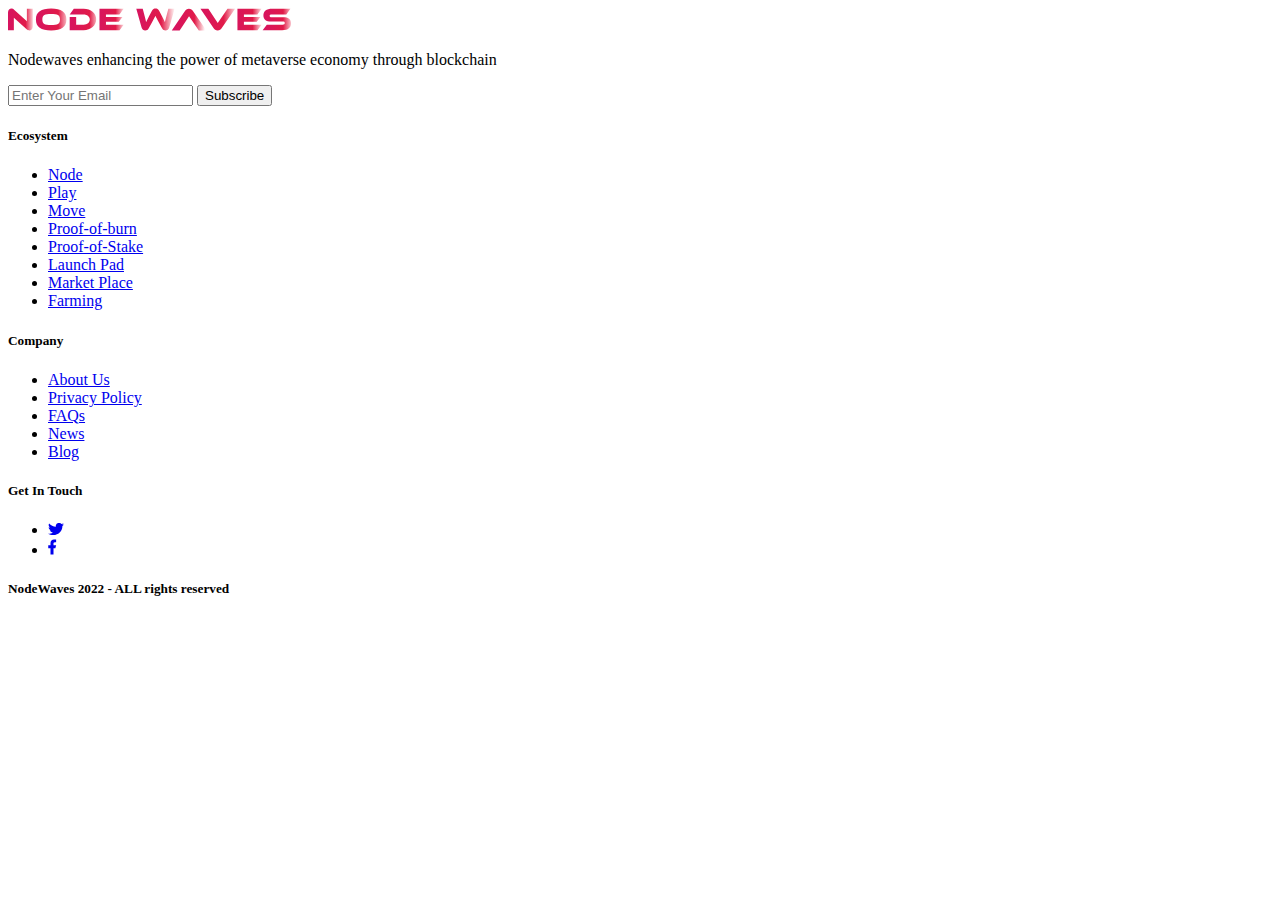
<file: pages/footer.html>
<!DOCTYPE html>
<html lang="en">
<head>
    <meta charset="UTF-8">
    <meta http-equiv="X-UA-Compatible" content="IE=edge">
    <meta name="viewport" content="width=device-width, initial-scale=1.0">
    <title>Document</title>
</head>
<body>

    <footer class="footer-bg">
        <section class="MinWidth">
          <div class="containerX">
            <div class="row footers-sec justify-content-between">
              <div class="col-12 col-sm-8 col-md-6 col-lg-4">
                <img src="../assets/images/node-waves-logo.svg" alt="" class="img-fluid" />
                <p class="nodewaves-footer-text">
                  Nodewaves enhancing the power of metaverse economy through
                  blockchain
                </p>
                <div class="d-flex email-box">
                  <input type="email" placeholder="Enter Your Email" />
                  <button>Subscribe</button>
                </div>
              </div>
              <div class="col-12 col-lg-7 p-0 mt-5 mt-lg-col-12 0-sm">
                <div class="row footer-menu">
                  <div class="col-6 col-sm-4 footer-List">
                    <h5>Ecosystem</h5>
    
                    <ul class="menu-List-Ul">
                      <li>
                        <a href="#" class="footer-link">Node</a>
                      </li>
    
                      <li>
                        <a href="#" class="footer-link">Play</a>
                      </li>
    
                      <li>
                        <a href="#" class="footer-link">Move</a>
                      </li>
    
                      <li>
                        <a href="#" class="footer-link">Proof-of-burn</a>
                      </li>
    
                      <li>
                        <a href="#" class="footer-link">Proof-of-Stake</a>
                      </li>
    
                      <li>
                        <a href="#" class="footer-link">Launch Pad</a>
                      </li>
    
                      <li>
                        <a href="#" class="footer-link">Market Place</a>
                      </li>
    
                      <li>
                        <a href="#" class="footer-link">Farming</a>
                      </li>
                    </ul>
                  </div>
    
                  <div class="col-6 col-sm-4 footer-List">
                    <h5>Company</h5>
    
                    <ul class="menu-List-Ul">
                      <li>
                        <a href="#" class="footer-link">About Us</a>
                      </li>
    
                      <li>
                        <a href="#" class="footer-link">Privacy Policy</a>
                      </li>
    
                      <li>
                        <a href="#" class="footer-link">FAQs</a>
                      </li>
    
                      <li>
                        <a href="#" class="footer-link">News</a>
                      </li>
    
                      <li>
                        <a href="#" class="footer-link">Blog</a>
                      </li>
                    </ul>
                  </div>
    
                  <div class="col-12 col-sm-4 footer-List mt-5 mt-sm-0">
                    <h5>Get In Touch</h5>
    
                    <ul class="menu-List-Ul social-ul">
                      <li>
                        <a href="#" class="footer-link">
                          <svg width="16" height="12" viewBox="0 0 16 12" fill="none" xmlns="http://www.w3.org/2000/svg">
                            <path
                              d="M15.9992 1.42453C15.4 1.66904 14.7645 1.82962 14.1138 1.90096C14.7996 1.52259 15.313 0.927119 15.5581 0.225505C14.9144 0.578841 14.2088 0.826466 13.4733 0.960415C12.9793 0.472825 12.3245 0.149453 11.6106 0.040572C10.8968 -0.0683095 10.164 0.0434003 9.52611 0.358334C8.88822 0.673268 8.38099 1.17378 8.08329 1.78206C7.78559 2.39034 7.71409 3.07231 7.87991 3.72194C6.57465 3.66159 5.29775 3.34871 4.13209 2.8036C2.96644 2.25849 1.93809 1.49335 1.11381 0.557844C0.822049 1.02011 0.668725 1.54561 0.669545 2.08052C0.669545 3.13039 1.24882 4.0579 2.12951 4.60094C1.60833 4.5858 1.09861 4.45597 0.642857 4.22226V4.25991C0.643014 4.95912 0.905313 5.63677 1.38528 6.17796C1.86525 6.71915 2.53335 7.09056 3.27629 7.22924C2.79248 7.35018 2.28517 7.36801 1.79278 7.28137C2.00225 7.88322 2.41052 8.40958 2.96043 8.78675C3.51034 9.16391 4.17436 9.373 4.8595 9.38473C4.17856 9.87804 3.39888 10.2427 2.56506 10.4579C1.73123 10.6731 0.859598 10.7345 0 10.6388C1.50055 11.529 3.24733 12.0015 5.0314 12C11.0699 12 14.3721 7.38563 14.3721 3.38381C14.3721 3.25348 14.3681 3.1217 14.3619 2.99282C15.0046 2.56431 15.5593 2.03347 16 1.42526L15.9992 1.42453Z"
                              fill="currentcolor" />
                            <defs>
                              <linearGradient id="paint0_linear_91_119" x1="0" y1="0" x2="16.7278" y2="1.11893"
                                gradientUnits="userSpaceOnUse">
                                <stop stop-color="#E30F2E" />
                                <stop offset="1" stop-color="#DB1360" />
                              </linearGradient>
                            </defs>
                          </svg>
                        </a>
                      </li>
    
                      <li>
                        <a href="#" class="footer-link">
                          <svg width="9" height="16" viewBox="0 0 9 16" fill="none" xmlns="http://www.w3.org/2000/svg">
                            <path
                              d="M5.5 9.125H7.375L8.125 6.125H5.5V4.625C5.5 3.8525 5.5 3.125 7 3.125H8.125V0.605C7.8805 0.57275 6.95725 0.5 5.98225 0.5C3.946 0.5 2.5 1.74275 2.5 4.025V6.125H0.25V9.125H2.5V15.5H5.5V9.125Z"
                              fill="currentcolor" />
                            <defs>
                              <linearGradient id="paint0_linear_91_122" x1="0.25" y1="0.5" x2="8.51434" y2="0.717667"
                                gradientUnits="userSpaceOnUse">
                                <stop stop-color="#E30F2E" />
                                <stop offset="1" stop-color="#DB1360" />
                              </linearGradient>
                            </defs>
                          </svg>
                        </a>
                      </li>
                    </ul>
                  </div>
                </div>
              </div>
            </div>
    
            <!-- Rights Declare  -->
            <div class="rights-declare row">
              <div class="col-12 text-center">
                <h5>NodeWaves 2022 - ALL rights reserved</h5>
              </div>
            </div>
          </div>
        </section>
      </footer>
    
</body>
</html>
</file>
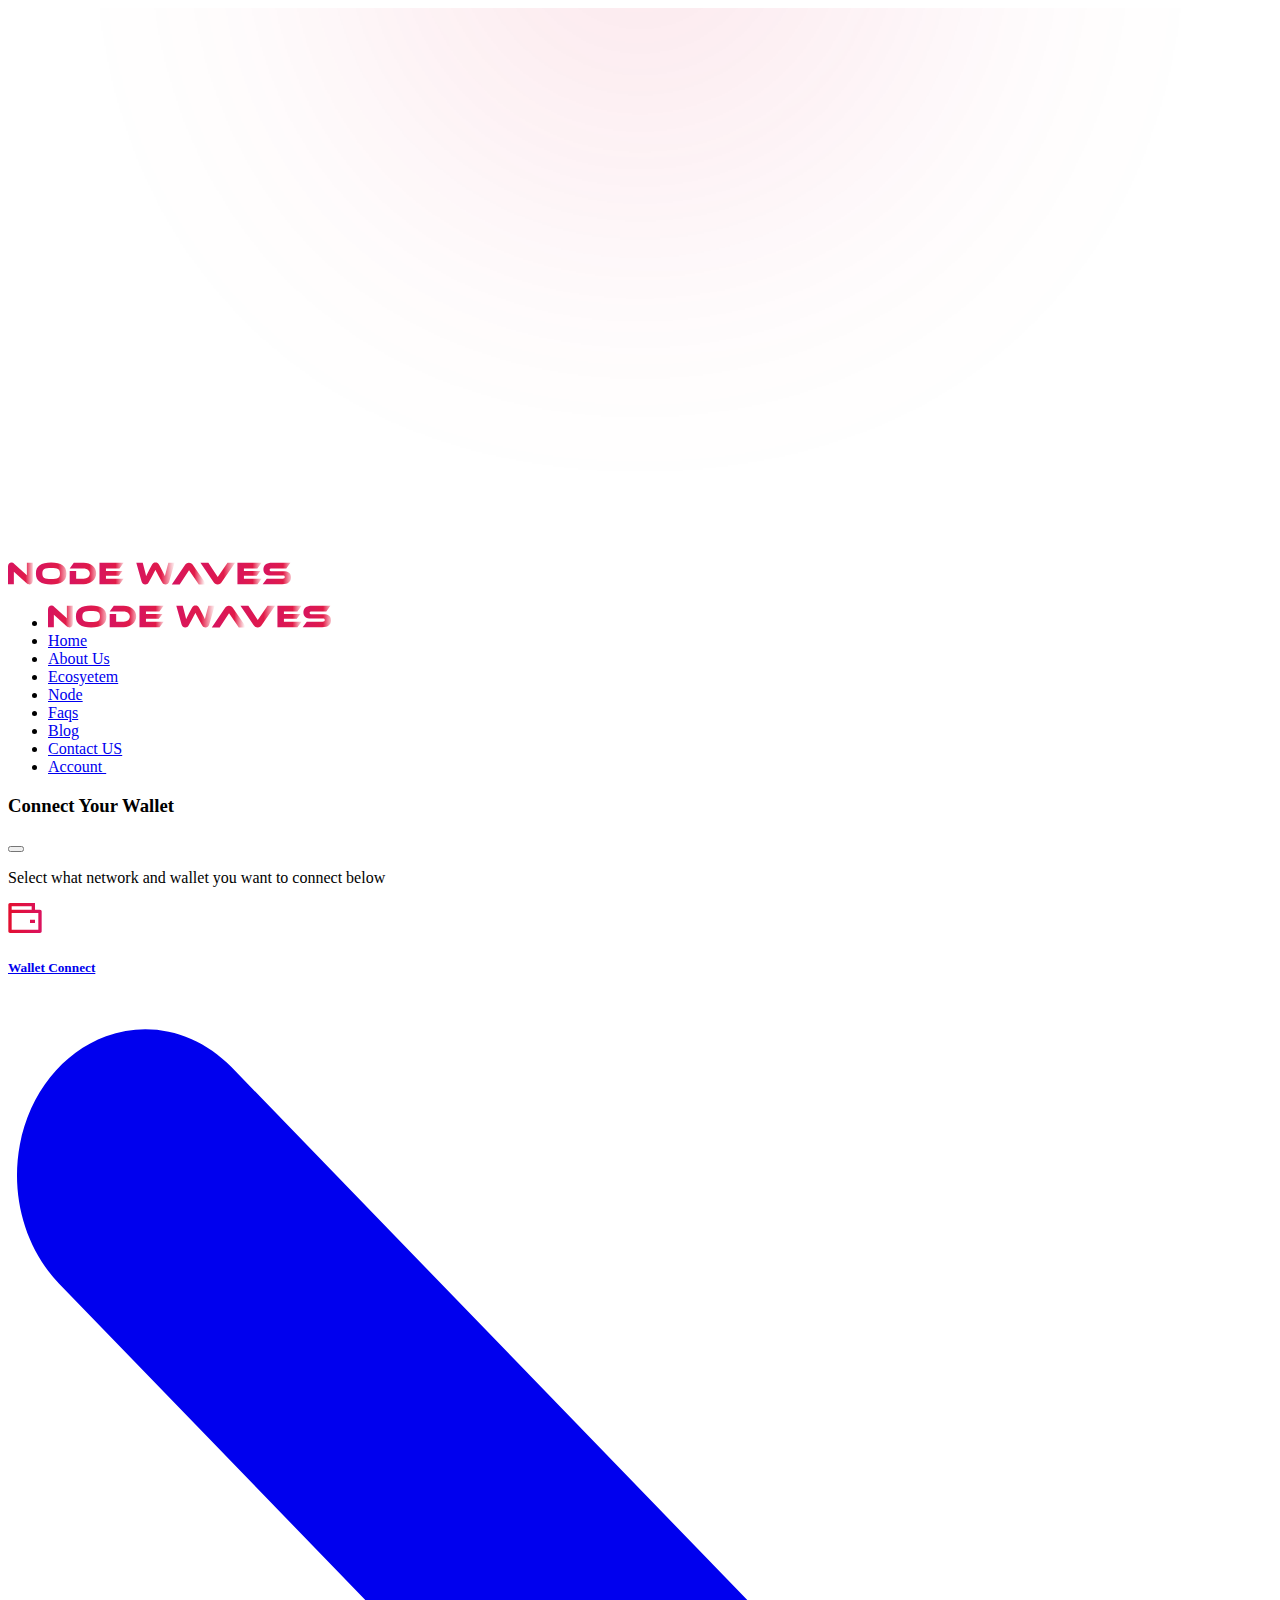
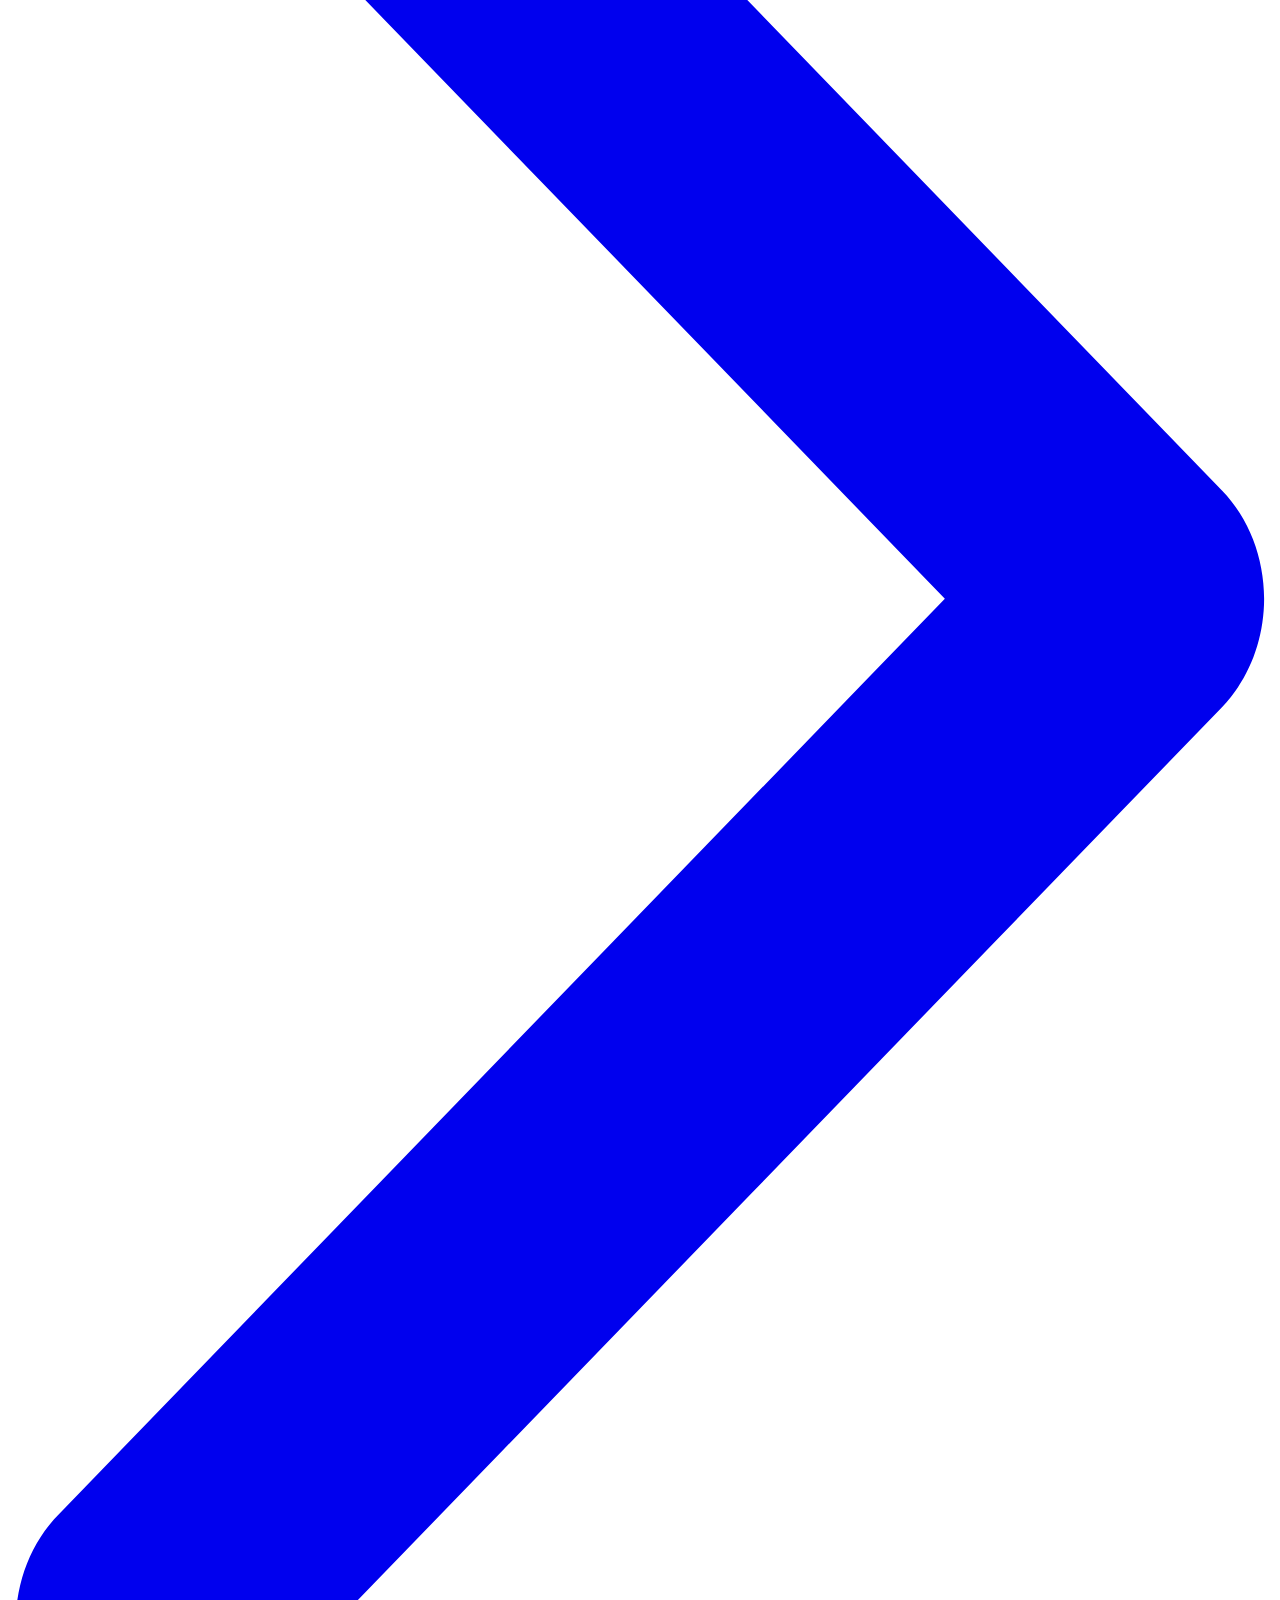
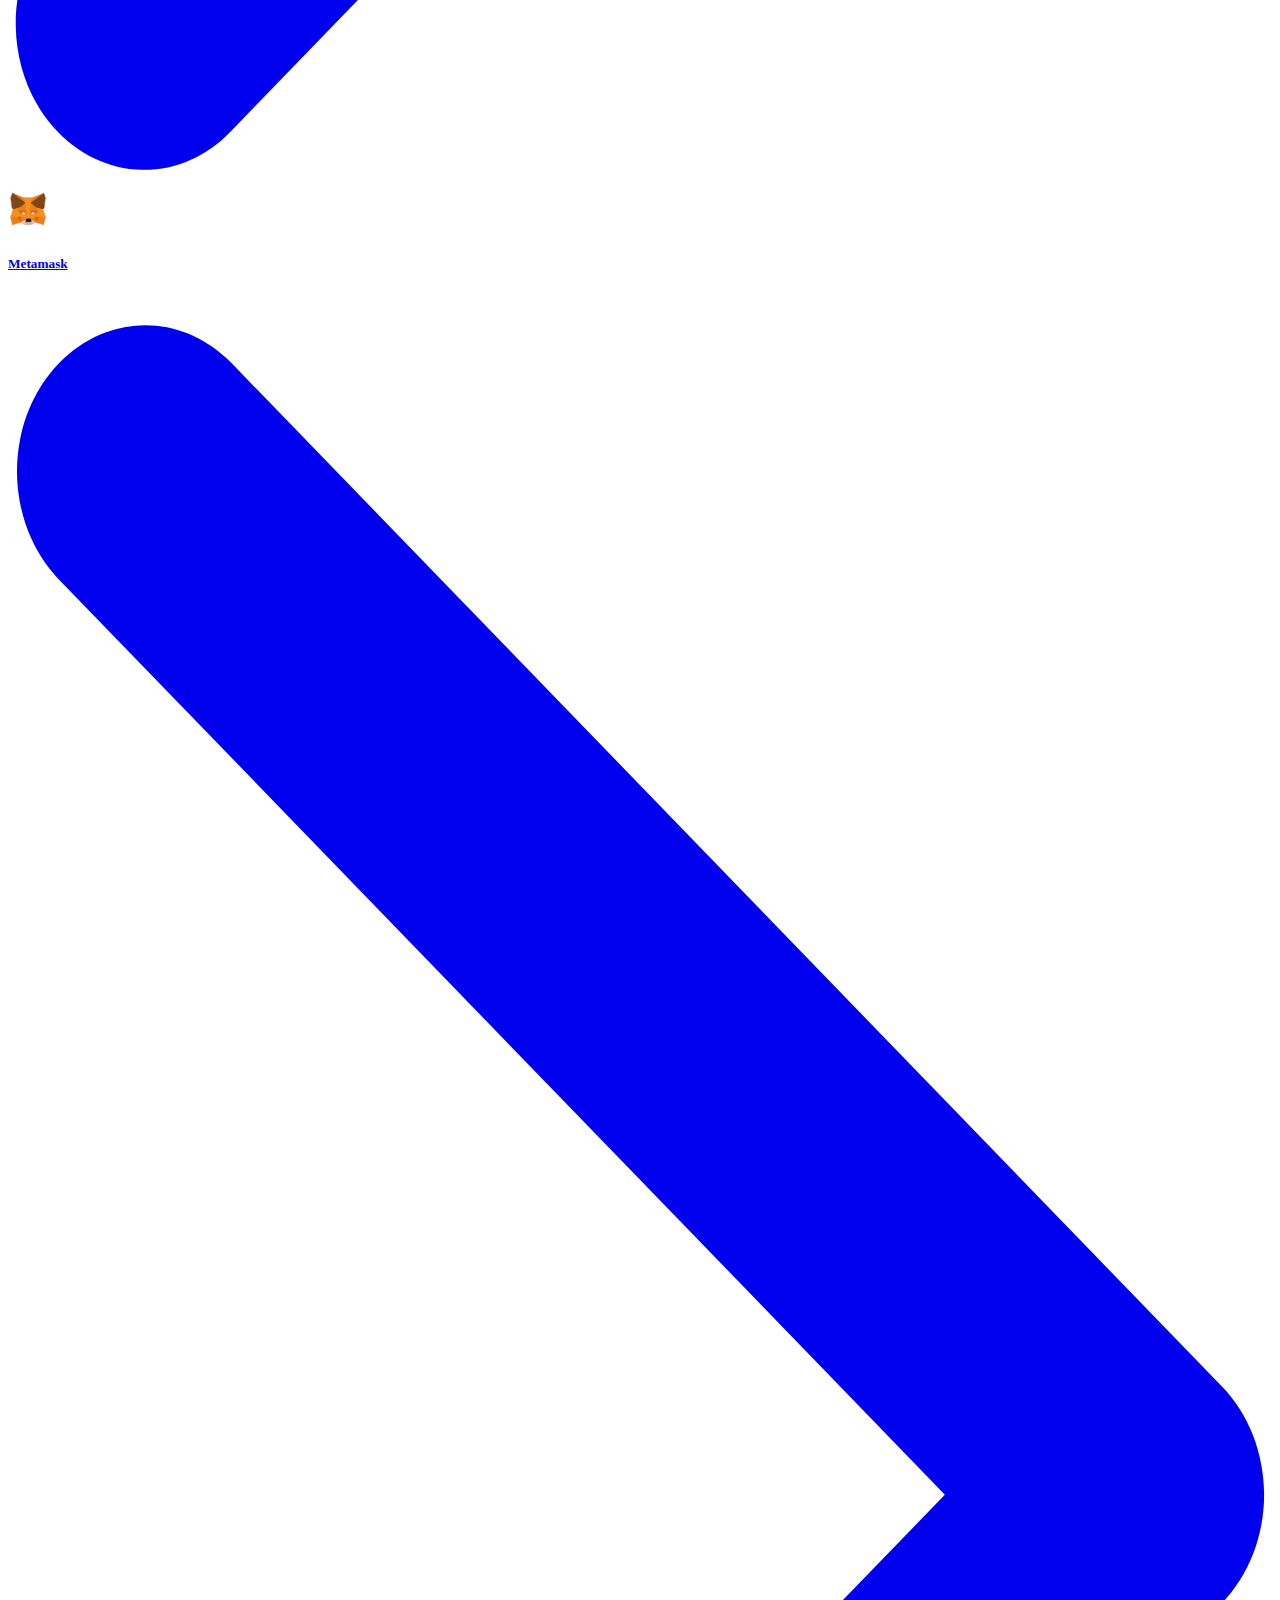
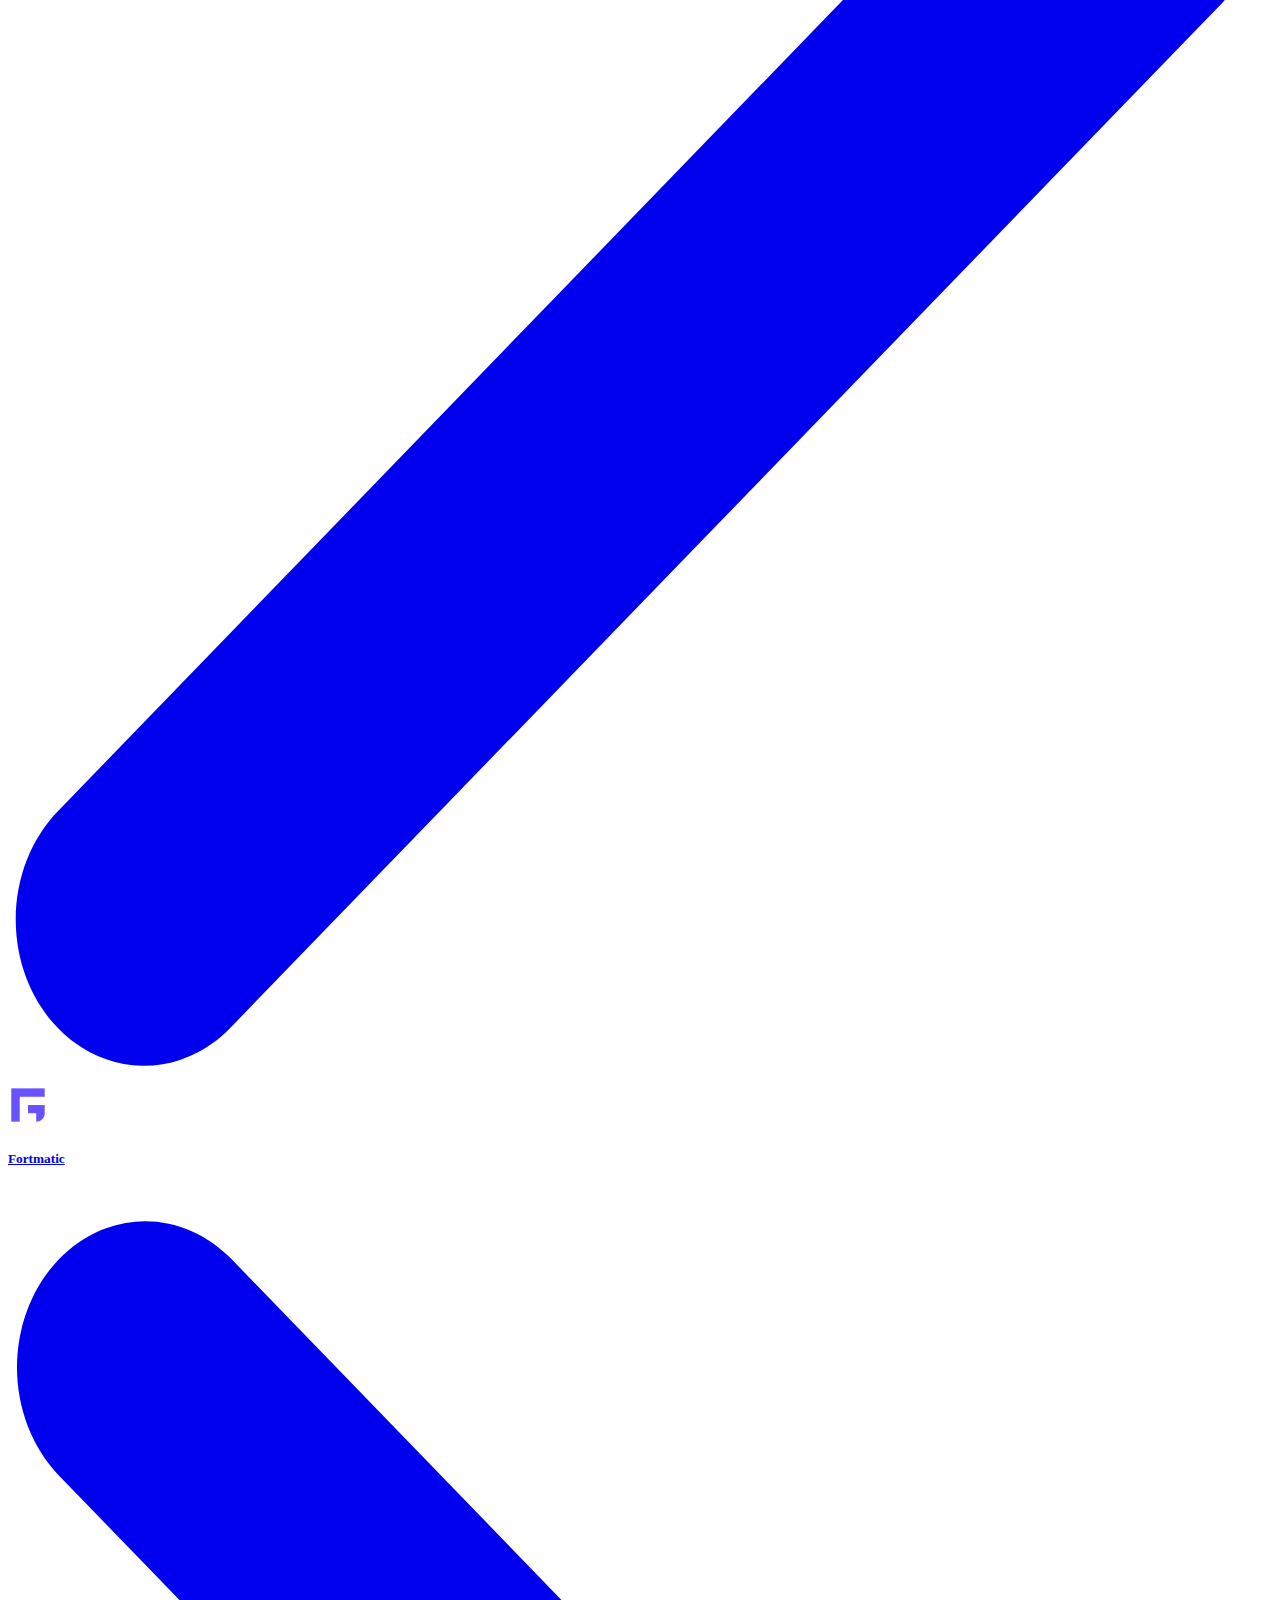
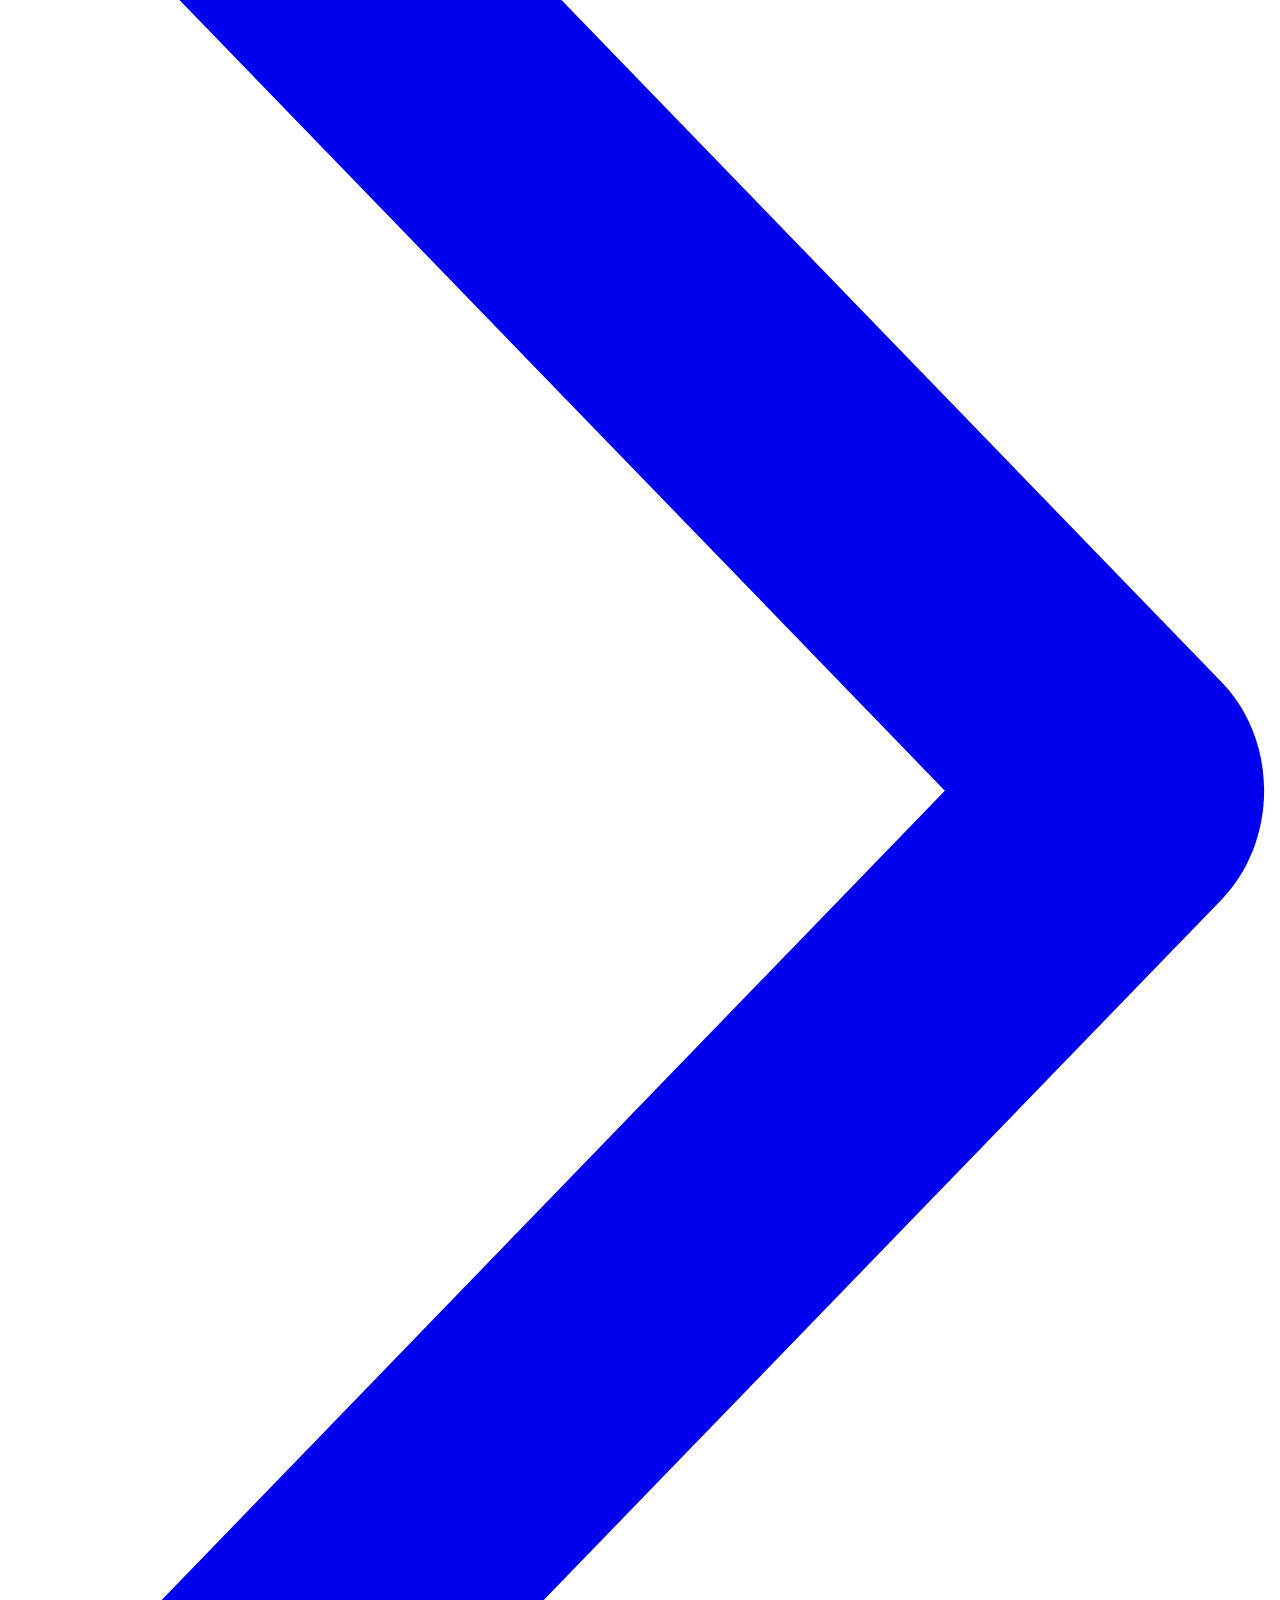
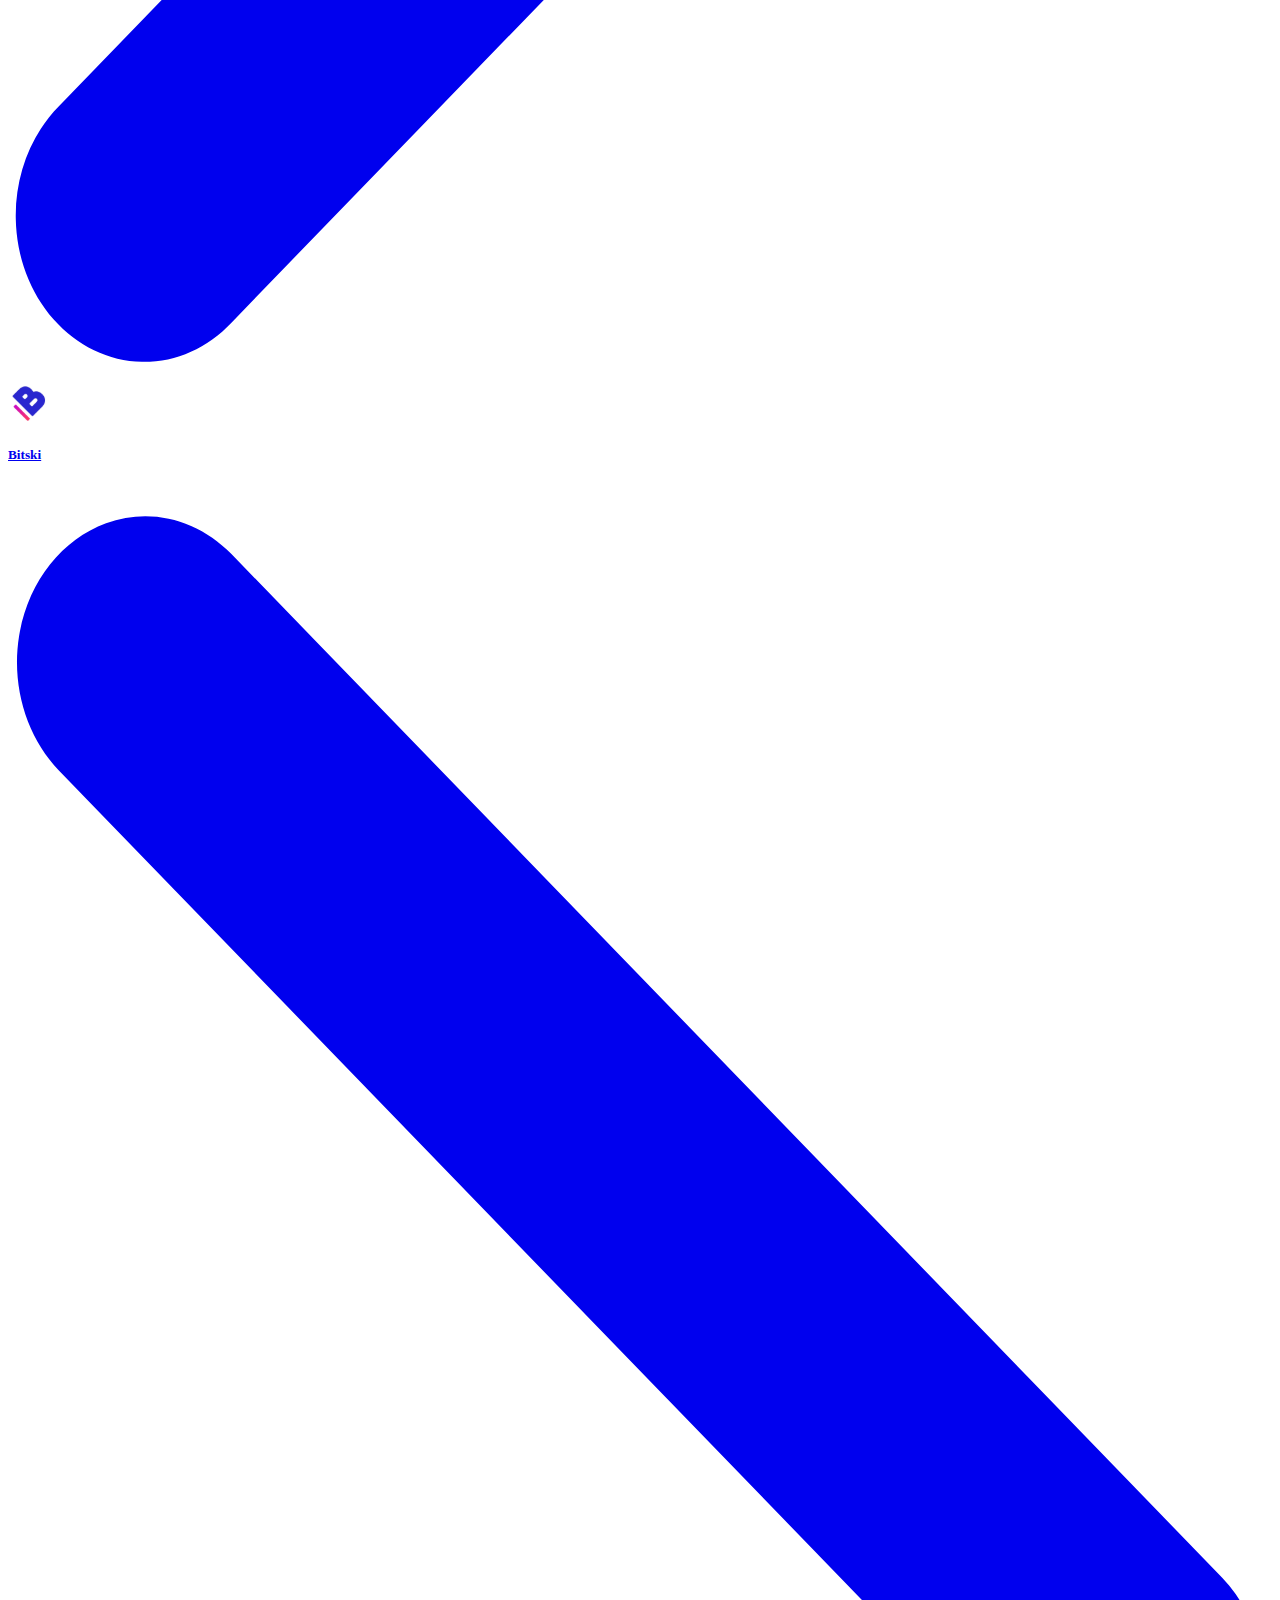
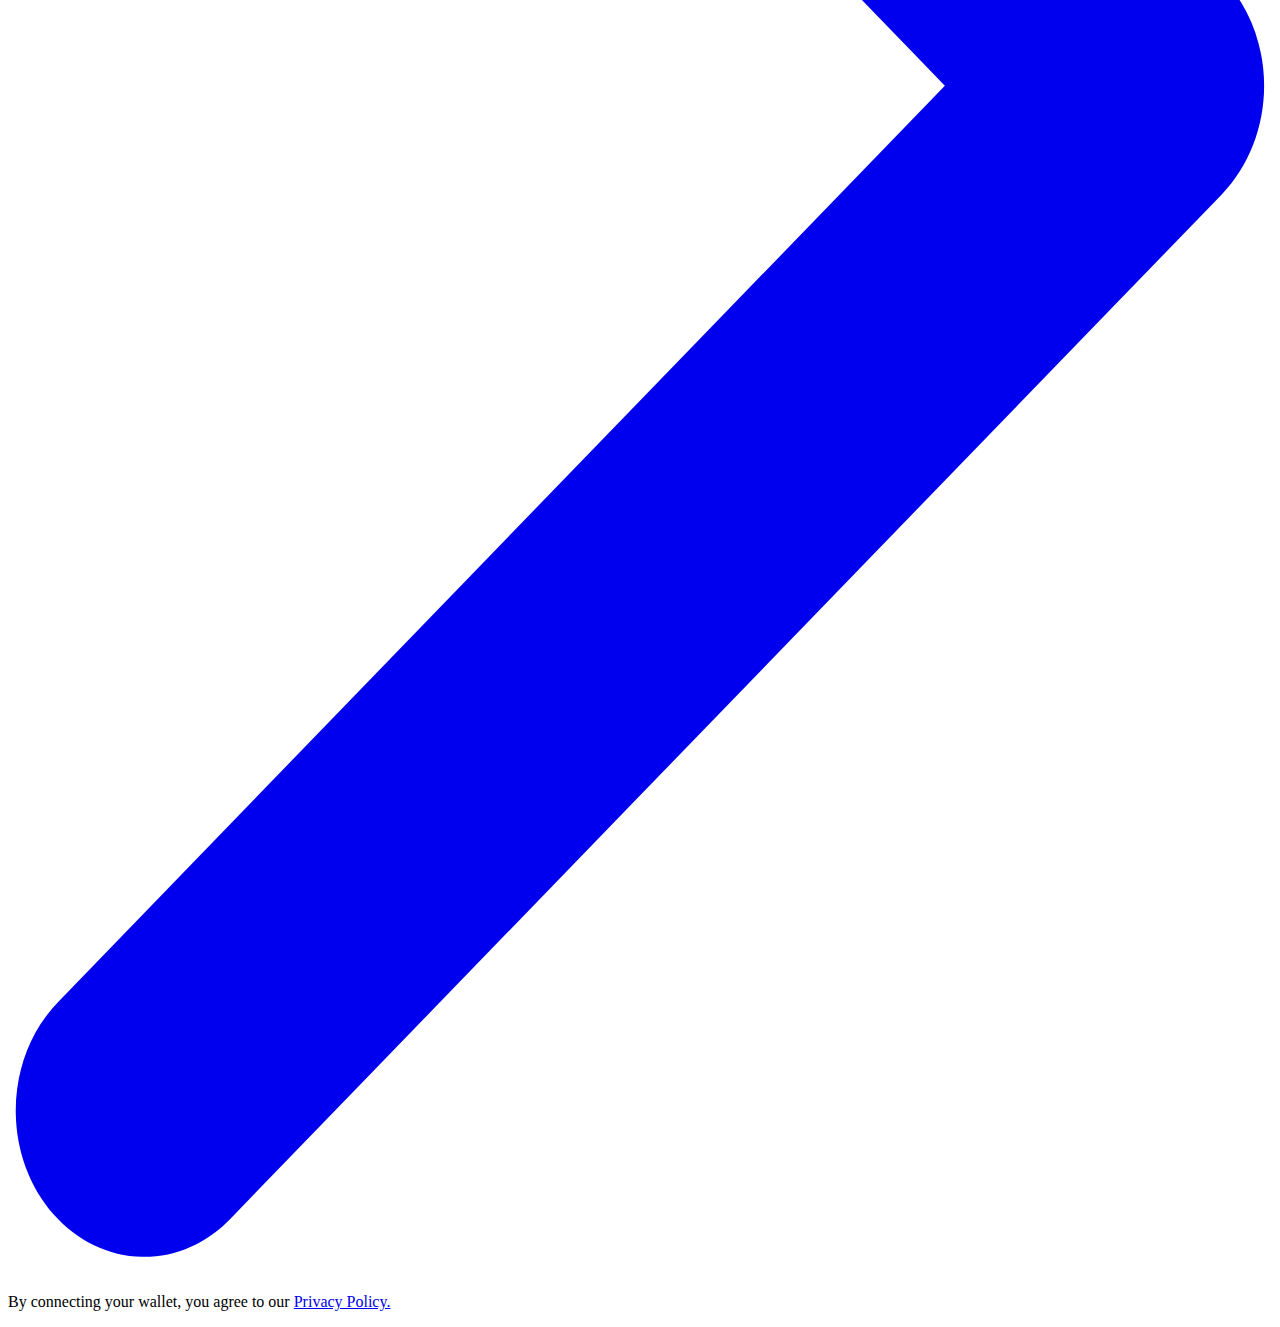
<file: pages/header.html>
<!DOCTYPE html>
<html lang="en">
  <head>
    <meta charset="UTF-8" />
    <meta http-equiv="X-UA-Compatible" content="IE=edge" />
    <meta name="viewport" content="width=device-width, initial-scale=1.0" />
    <title>Document</title>
  </head>
  <body>
    <div class="nav-ellipse">
      <svg viewBox="0 0 956 416" fill="none" xmlns="http://www.w3.org/2000/svg">
        <g opacity="0.16" filter="url(#filter0_f_367_20438)">
          <ellipse
            cx="478"
            cy="-63"
            rx="178"
            ry="179"
            fill="url(#paint0_linear_367_20438)"
          />
        </g>
        <defs>
          <filter
            id="filter0_f_367_20438"
            x="0"
            y="-542"
            width="956"
            height="958"
            filterUnits="userSpaceOnUse"
            color-interpolation-filters="sRGB"
          >
            <feFlood flood-opacity="0" result="BackgroundImageFix" />
            <feBlend
              mode="normal"
              in="SourceGraphic"
              in2="BackgroundImageFix"
              result="shape"
            />
            <feGaussianBlur
              stdDeviation="150"
              result="effect1_foregroundBlur_367_20438"
            />
          </filter>
          <linearGradient
            id="paint0_linear_367_20438"
            x1="300"
            y1="-242"
            x2="672.932"
            y2="-223.395"
            gradientUnits="userSpaceOnUse"
          >
            <stop stop-color="#E30F2E" />
            <stop offset="1" stop-color="#DB1360" />
          </linearGradient>
        </defs>
      </svg>
    </div>
    <section class="MinWidth position-relative">
      <!-- Start Navbar -->
      <header class="containerX Top-Header">
        <div class="row align-items-center justify-content-between">
          <div class="col-7 col-lg-3">
            <a href="#" class="d-inline-block">
              <img
                src="../assets/images/node-waves-logo.svg"
                alt=""
                class="img-fluid nav-logo"
              />
            </a>
          </div>
          <div class="col-1 col-lg-9 text-end">
            <nav class="Navbar">
              <ul class="nav-menu">
                <li class="mob-nav-logo d-lg-none">
                  <a href="index.html" class="d-inline-block">
                    <img
                      src="../assets/images/node-waves-logo.svg"
                      alt=""
                      class="img-fluid"
                    />
                  </a>
                  <i class="ri-close-line close-nav"></i>
                </li>
                <li class="nav-item">
                  <a href="index.html" class="nav-link active">Home</a>
                </li>
                <li class="nav-item">
                  <a href="aboutus.html" class="nav-link">About Us</a>
                </li>
                <li class="nav-item">
                  <a href="ecosystem.html" class="nav-link">Ecosyetem</a>
                </li>
                <li class="nav-item">
                  <a href="nodes.html" class="nav-link">Node</a>
                </li>
                <li class="nav-item">
                  <a href="FAQS.html" class="nav-link">Faqs</a>
                </li>
                <li class="nav-item">
                  <a href="blog.html" class="nav-link">Blog</a>
                </li>
                <li class="nav-item">
                  <a href="Contact-Us.html" class="nav-link">Contact US</a>
                </li>
                <li class="nav-item text-start">
                  <a
                    href="#"
                    class="theme-btn account-btn"
                    data-bs-toggle="modal"
                    data-bs-target="#exampleModal"
                  >
                    Account
                    <img
                      src="../assets/images/down-arrow.svg"
                      alt=""
                      class="img-fluid ms-2"
                    />
                  </a>
                </li>
              </ul>

              <div class="hamburger p-0" id="ddd">
                <span class="bar"></span>
                <span class="bar"></span>
                <span class="bar"></span>
              </div>
            </nav>
          </div>
        </div>
      </header>
      <!-- End Navbar -->
    </section>

    <!-- Connect Your Wallet -->
    <div
      class="modal fade connect-wallet-model"
      id="exampleModal"
      tabindex="-1"
      aria-labelledby="exampleModalLabel"
      aria-hidden="true"
    >
      <div class="modal-dialog">
        <div class="modal-content">
          <div class="modal-header">
            <h3 class="welcom-heding-text">
              Connect Your <span> Wallet</span>
            </h3>
            <button
              type="button"
              class="btn-close"
              data-bs-dismiss="modal"
              aria-label="Close"
            ></button>
          </div>
          <p class="Select-text-modeal">
            Select what network and wallet you want to connect below
          </p>

          <div class="wallet-mt">
            <!-- Wallet Connect -->
            <a
              href="#"
              class="Connect-Wallet-items d-flex align-items-center justify-content-between"
            >
              <div class="d-flex align-items-center wallet-con-sec">
                <img
                  src="../assets/images/Wallet-Connect.svg"
                  class="img-fluid"
                  alt=""
                />
                <h5>Wallet Connect</h5>
              </div>
              <div class="modal-svg d-inline-block">
                <svg
                  viewBox="0 0 18 34"
                  fill="none"
                  xmlns="http://www.w3.org/2000/svg"
                >
                  <path
                    d="M0.110799 31.7382C0.0988747 31.1256 0.324842 30.5381 0.727847 30.1325L13.3415 17.0982L0.727848 4.06844C0.24442 3.56873 0.0313026 2.81292 0.169204 2.08596C0.307106 1.3587 0.77494 0.770846 1.39628 0.543275C2.01763 0.315705 2.69828 0.48299 3.18195 0.982698L17.2876 15.5576L17.2879 15.5576C17.6701 15.952 17.8881 16.5124 17.8881 17.1003C17.8881 17.6881 17.6701 18.2485 17.2879 18.6433L3.18226 33.2182L3.18195 33.2182C2.83612 33.5851 2.37898 33.7851 1.90658 33.7764C1.43385 33.7674 0.98282 33.5499 0.648027 33.1701C0.31321 32.7899 0.120569 32.2766 0.110784 31.7382L0.110799 31.7382Z"
                    fill="currentcolor"
                  />
                </svg>
              </div>
            </a>
            <!-- Metamask -->
            <a
              href="#"
              class="Connect-Wallet-items d-flex align-items-center justify-content-between"
            >
              <div class="d-flex align-items-center wallet-con-sec">
                <img
                  src="../assets/images/Metamask.svg"
                  class="img-fluid"
                  alt=""
                />
                <h5>Metamask</h5>
              </div>
              <div class="modal-svg d-inline-block">
                <svg
                  viewBox="0 0 18 34"
                  fill="none"
                  xmlns="http://www.w3.org/2000/svg"
                >
                  <path
                    d="M0.110799 31.7382C0.0988747 31.1256 0.324842 30.5381 0.727847 30.1325L13.3415 17.0982L0.727848 4.06844C0.24442 3.56873 0.0313026 2.81292 0.169204 2.08596C0.307106 1.3587 0.77494 0.770846 1.39628 0.543275C2.01763 0.315705 2.69828 0.48299 3.18195 0.982698L17.2876 15.5576L17.2879 15.5576C17.6701 15.952 17.8881 16.5124 17.8881 17.1003C17.8881 17.6881 17.6701 18.2485 17.2879 18.6433L3.18226 33.2182L3.18195 33.2182C2.83612 33.5851 2.37898 33.7851 1.90658 33.7764C1.43385 33.7674 0.98282 33.5499 0.648027 33.1701C0.31321 32.7899 0.120569 32.2766 0.110784 31.7382L0.110799 31.7382Z"
                    fill="currentcolor"
                  />
                </svg>
              </div>
            </a>
            <!-- Fortmatic -->
            <a
              href="#"
              class="Connect-Wallet-items d-flex align-items-center justify-content-between"
            >
              <div class="d-flex align-items-center wallet-con-sec">
                <img
                  src="../assets/images/Fortmatic.svg"
                  class="img-fluid"
                  alt=""
                />
                <h5>Fortmatic</h5>
              </div>
              <div class="modal-svg d-inline-block">
                <svg
                  viewBox="0 0 18 34"
                  fill="none"
                  xmlns="http://www.w3.org/2000/svg"
                >
                  <path
                    d="M0.110799 31.7382C0.0988747 31.1256 0.324842 30.5381 0.727847 30.1325L13.3415 17.0982L0.727848 4.06844C0.24442 3.56873 0.0313026 2.81292 0.169204 2.08596C0.307106 1.3587 0.77494 0.770846 1.39628 0.543275C2.01763 0.315705 2.69828 0.48299 3.18195 0.982698L17.2876 15.5576L17.2879 15.5576C17.6701 15.952 17.8881 16.5124 17.8881 17.1003C17.8881 17.6881 17.6701 18.2485 17.2879 18.6433L3.18226 33.2182L3.18195 33.2182C2.83612 33.5851 2.37898 33.7851 1.90658 33.7764C1.43385 33.7674 0.98282 33.5499 0.648027 33.1701C0.31321 32.7899 0.120569 32.2766 0.110784 31.7382L0.110799 31.7382Z"
                    fill="currentcolor"
                  />
                </svg>
              </div>
            </a>
            <!-- Bitski -->
            <a
              href="#"
              class="Connect-Wallet-items d-flex align-items-center justify-content-between"
            >
              <div class="d-flex align-items-center wallet-con-sec">
                <img
                  src="../assets/images/Bitski.svg"
                  class="img-fluid"
                  alt=""
                />
                <h5>Bitski</h5>
              </div>
              <div class="modal-svg d-inline-block">
                <svg
                  viewBox="0 0 18 34"
                  fill="none"
                  xmlns="http://www.w3.org/2000/svg"
                >
                  <path
                    d="M0.110799 31.7382C0.0988747 31.1256 0.324842 30.5381 0.727847 30.1325L13.3415 17.0982L0.727848 4.06844C0.24442 3.56873 0.0313026 2.81292 0.169204 2.08596C0.307106 1.3587 0.77494 0.770846 1.39628 0.543275C2.01763 0.315705 2.69828 0.48299 3.18195 0.982698L17.2876 15.5576L17.2879 15.5576C17.6701 15.952 17.8881 16.5124 17.8881 17.1003C17.8881 17.6881 17.6701 18.2485 17.2879 18.6433L3.18226 33.2182L3.18195 33.2182C2.83612 33.5851 2.37898 33.7851 1.90658 33.7764C1.43385 33.7674 0.98282 33.5499 0.648027 33.1701C0.31321 32.7899 0.120569 32.2766 0.110784 31.7382L0.110799 31.7382Z"
                    fill="currentcolor"
                  />
                </svg>
              </div>
            </a>
          </div>
          <div class="Privacy-Policy-text text-center">
            <p class="By-connecting-text">
              By connecting your wallet, you agree to our
              <a href="#">Privacy Policy.</a>
            </p>
          </div>
        </div>
      </div>
    </div>

    <script>
      const body = document.body;
      const hamburger = document.querySelector(".hamburger");
      const navMenu = document.querySelector(".nav-menu");
      const blacklayer = document.querySelector(".nav-blacklayer");
      hamburger.addEventListener("click", mobileMenu);
      function mobileMenu() {
        hamburger.classList.toggle("active");
        navMenu.classList.toggle("active");
        blacklayer.classList.toggle("d-block");
        body.classList.toggle("overflow-hidden");
      }

      const navLink = document.querySelectorAll(".nav-link");
      navLink.forEach((n) => n.addEventListener("click", closeMenu));
      function closeMenu() {
        hamburger.classList.remove("active");
        navMenu.classList.remove("active");
        blacklayer.classList.remove("d-block");
        body.classList.remove("overflow-hidden");
      }
      document
        .querySelector(".close-nav")
        .addEventListener("click", function () {
          hamburger.classList.remove("active");
          navMenu.classList.remove("active");
          blacklayer.classList.remove("d-block");
          body.classList.remove("overflow-hidden");
        });
      blacklayer.addEventListener("click", function () {
        hamburger.classList.remove("active");
        navMenu.classList.remove("active");
        blacklayer.classList.remove("d-block");
        body.classList.remove("overflow-hidden");
      });
    </script>
  </body>
</html>
</file>
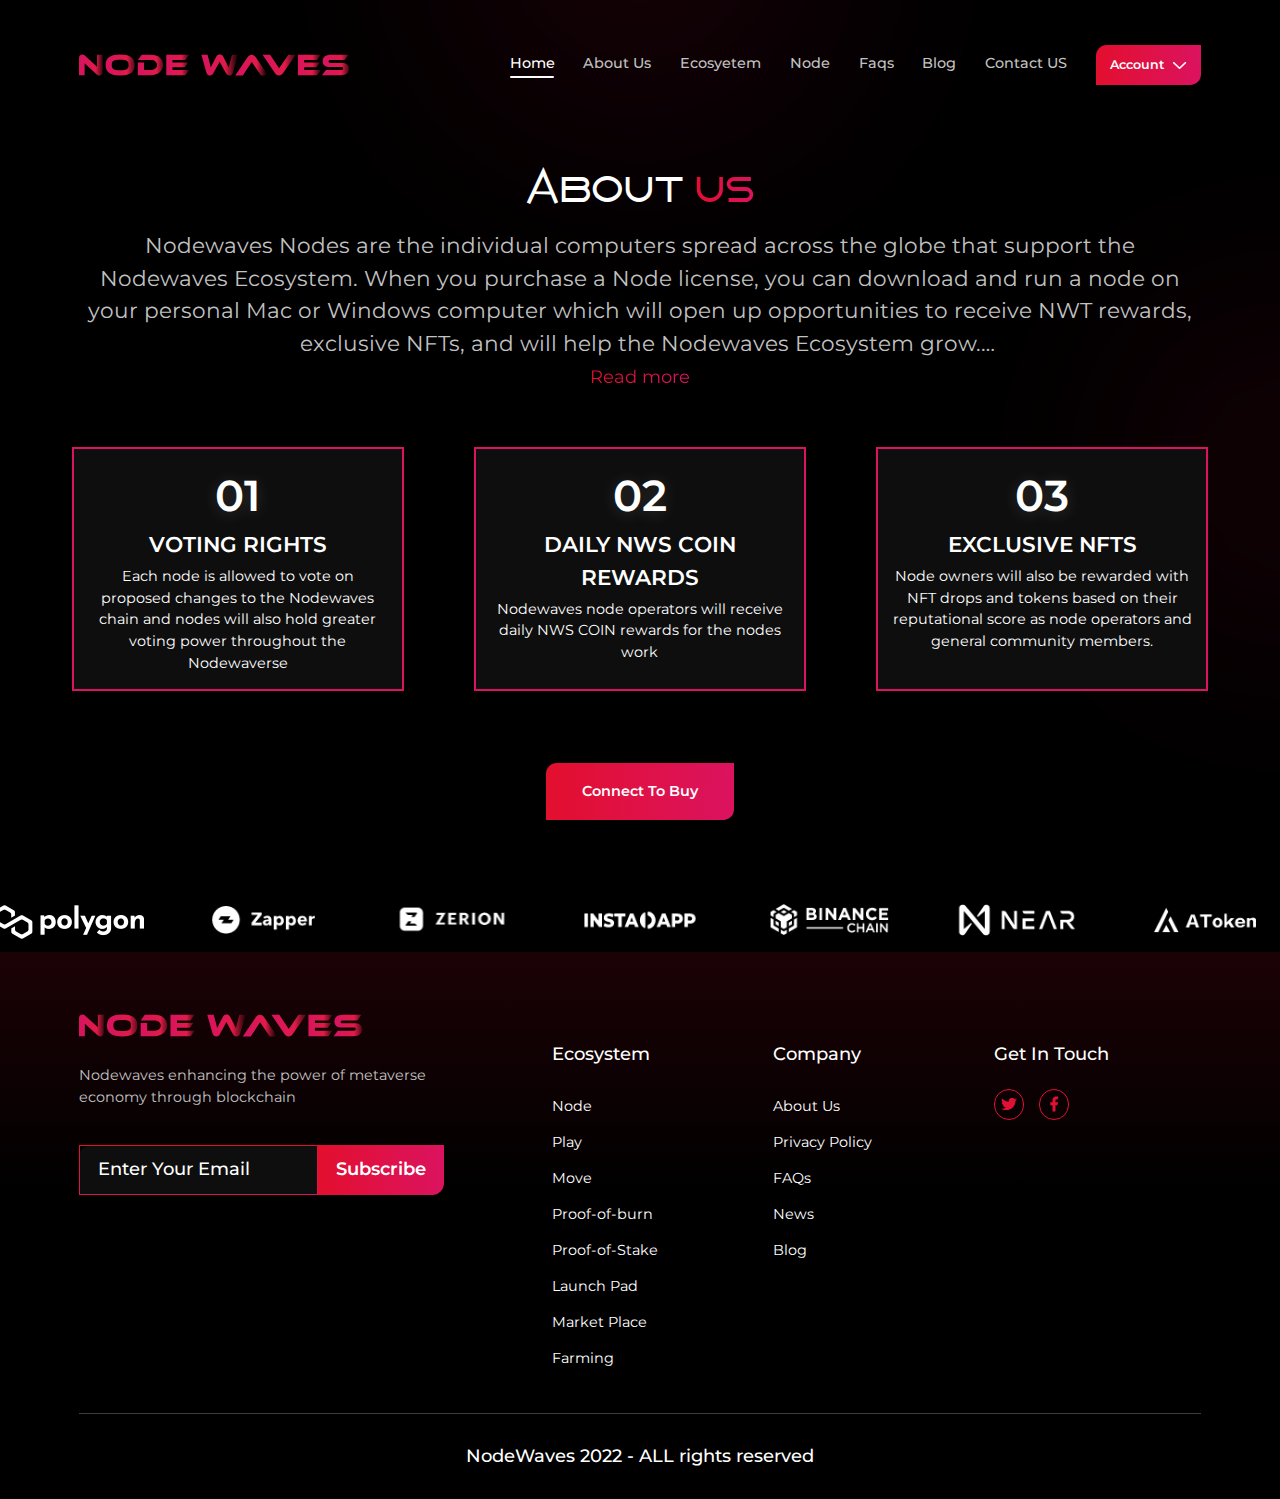
<file: pages/nodes.html>
<!DOCTYPE html>
<html lang="en">
  <head>
    <meta charset="UTF-8" />
    <meta http-equiv="X-UA-Compatible" content="IE=edge" />
    <meta name="viewport" content="width=device-width, initial-scale=1.0" />
    <title>Node</title>
    <!-- remixicon -->
    <link rel="stylesheet" href="../assets/css/remixicon.css" />

    <!-- Bootstrap -->
    <link rel="stylesheet" href="../assets/css/bootstrap.min.css" />
    <link rel="stylesheet" href="../assets/css/bootstrap.min.css.map" />

    <!-- Owl Carousel -->
    <link rel="stylesheet" href="../assets/css/owl.carousel.min.css" />
    <link rel="stylesheet" href="../assets/css/owl.theme.default.min.css" />

    <!-- Style & Responsive -->
    <link rel="stylesheet" href="../assets/css/common.css" />

    <link rel="stylesheet" href="../assets/css/node.css" />
  </head>

  <body class="overflowX-hidden node_page">
    <div class="nav-blacklayer"></div>

    <!-- Start Navbar -->
    <div id="header"></div>
    <!-- End Navbar -->
    <div class="position-relative">
      <div class="right-ellipse">
        <svg
          viewBox="0 0 496 570"
          fill="none"
          xmlns="http://www.w3.org/2000/svg"
        >
          <g opacity="0.12" filter="url(#filter0_f_367_20436)">
            <ellipse
              cx="30"
              cy="496.168"
              rx="166"
              ry="195.714"
              fill="url(#paint0_linear_367_20436)"
            />
          </g>
          <defs>
            <filter
              id="filter0_f_367_20436"
              x="-436"
              y="0.453857"
              width="932"
              height="991.428"
              filterUnits="userSpaceOnUse"
              color-interpolation-filters="sRGB"
            >
              <feFlood flood-opacity="0" result="BackgroundImageFix" />
              <feBlend
                mode="normal"
                in="SourceGraphic"
                in2="BackgroundImageFix"
                result="shape"
              />
              <feGaussianBlur
                stdDeviation="150"
                result="effect1_foregroundBlur_367_20436"
              />
            </filter>
            <linearGradient
              id="paint0_linear_367_20436"
              x1="-136"
              y1="300.454"
              x2="212.026"
              y2="315.263"
              gradientUnits="userSpaceOnUse"
            >
              <stop stop-color="#E30F2E" />
              <stop offset="1" stop-color="#DB1360" />
            </linearGradient>
          </defs>
        </svg>
      </div>

      <div class="left-ellipse">
        <svg
          viewBox="0 0 462 852"
          fill="none"
          xmlns="http://www.w3.org/2000/svg"
        >
          <g opacity="0.12" filter="url(#filter0_f_367_20437)">
            <ellipse
              cx="466"
              cy="441.821"
              rx="166"
              ry="195.714"
              fill="url(#paint0_linear_367_20437)"
            />
          </g>
          <defs>
            <filter
              id="filter0_f_367_20437"
              x="0"
              y="-53.8926"
              width="932"
              height="991.428"
              filterUnits="userSpaceOnUse"
              color-interpolation-filters="sRGB"
            >
              <feFlood flood-opacity="0" result="BackgroundImageFix" />
              <feBlend
                mode="normal"
                in="SourceGraphic"
                in2="BackgroundImageFix"
                result="shape"
              />
              <feGaussianBlur
                stdDeviation="150"
                result="effect1_foregroundBlur_367_20437"
              />
            </filter>
            <linearGradient
              id="paint0_linear_367_20437"
              x1="300"
              y1="246.107"
              x2="648.026"
              y2="260.916"
              gradientUnits="userSpaceOnUse"
            >
              <stop stop-color="#E30F2E" />
              <stop offset="1" stop-color="#DB1360" />
            </linearGradient>
          </defs>
        </svg>
      </div>

      <section class="MinWidth">
        <div class="containerX">
          <div class="sec-margin-3">
            <div class="row">
              <div class="col-12 text-center">
                <h3 class="welcom-heding-text">About <span> us</span></h3>
              </div>

              <div class="col-12 metaverse-content">
                <div class="moretext">
                  <p>
                    Nodewaves Nodes are the individual computers spread across
                    the globe that support the Nodewaves Ecosystem. When you
                    purchase a Node license, you can download and run a node on
                    your personal Mac or Windows computer which will open up
                    opportunities to receive NWT rewards, exclusive NFTs, and
                    will help the Nodewaves Ecosystem grow.
                  </p>

                  <p class="text-white fw600 my-5">
                    Become an integral part of the nodewaves ecosystem and reap
                    the benefits of your contribution. Early node operators
                    receive preferential pricing, which increases as nodes are
                    sold.
                  </p>

                  <p>
                    The nodewaves chain is supported by a network of user-run
                    nodes. Use decentralized data storage system to become a
                    node operator and you own this node as a NFT and receive
                    rewards and benefits for your contribution to the ecosystem.
                  </p>
                </div>
                <span
                  class="moreless-button-about"
                  onclick="MoreLess(this, 'Read Less')"
                  >Read more</span
                >
              </div>
            </div>
          </div>
          <ul class="node-box">
            <li class="box-items text-center">
              <div class="Trapezoid-top"></div>
              <h2>01</h2>
              <h4>VOTING RIGHTS</h4>
              <p>
                Each node is allowed to vote on proposed changes to the
                Nodewaves chain and nodes will also hold greater voting power
                throughout the Nodewaverse
              </p>
              <div class="Trapezoid-bottom"></div>
            </li>

            <li class="box-items text-center">
              <div class="Trapezoid-top"></div>
              <h2>02</h2>
              <h4>DAILY NWS COIN REWARDS</h4>
              <p>
                Nodewaves node operators will receive daily NWS COIN rewards for
                the nodes work
              </p>
              <div class="Trapezoid-bottom"></div>
            </li>

            <li class="box-items text-center">
              <div class="Trapezoid-top"></div>
              <h2>03</h2>
              <h4>EXCLUSIVE NFTS</h4>
              <p>
                Node owners will also be rewarded with NFT drops and tokens
                based on their reputational score as node operators and general
                community members.
              </p>
              <div class="Trapezoid-bottom"></div>
            </li>
          </ul>

          <div class="sec-margin-8">
            <div class="row">
              <div class="col-12 text-center">
                <a href="#" class="theme-btn Connect-To-Buy">Connect To Buy</a>
              </div>
            </div>
          </div>
        </div>
      </section>
    </div>

    <!-- Start company-logo-slider -->
    <div class="sec-margin-8">
      <div class="owl-carousel owl-theme company-logo-slider">
        <div class="item">
          <img src="../assets/images/polygon-1.svg" class="img-fluid" alt="" />
        </div>
        <div class="item">
          <img src="../assets/images/zapper-2.svg" class="img-fluid" alt="" />
        </div>
        <div class="item">
          <img src="../assets/images/zerion-3.svg" class="img-fluid" alt="" />
        </div>
        <div class="item">
          <img
            src="../assets/images/instsoapp-4.svg"
            class="img-fluid"
            alt=""
          />
        </div>
        <div class="item">
          <img src="../assets/images/binance-5.svg" class="img-fluid" alt="" />
        </div>
        <div class="item">
          <img src="../assets/images/near-6.svg" class="img-fluid" alt="" />
        </div>
        <div class="item">
          <img src="../assets/images/atokan-7.svg" class="img-fluid" alt="" />
        </div>
      </div>
    </div>
    <!-- End company-logo-slider -->

    <!-- Start Footer -->
    <div id="footer"></div>
    <!-- End Footer -->

    <!-- jquery -->
    <script src="../assets/js/jquery-3.6.0.min.js"></script>

    <!-- owl carousel Slider -->
    <script src="../assets/js/owl.carousel.min.js"></script>
    <script src="../assets/js/owl.carousel.js"></script>

    <!-- Bootstrap -->
    <script src="../assets/js/bootstrap.bundle.min.js"></script>

    <script>
      $("#header").load("header.html");
      $("#footer").load("footer.html");

      function MoreLess(TH, text) {
        var moretext = document.querySelector(".moretext");
        if (TH.innerText != text) {
          TH.innerText = text;
          moretext.classList.add("Show");
        } else {
          moretext.classList.remove("Show");
          TH.innerText = "Read More";
        }
      }

      // owl-carousel
      $(".company-logo-slider").owlCarousel({
        loop: true,
        margin: 38,
        nav: false,
        dots: false,
        autoplay: true,
        autoplayTimeout: 3000,
        autoplayHoverPause: true,
        responsive: {
          0: {
            items: 3,
          },
          768: {
            items: 5,
          },
          992: {
            items: 7,
          },
          1000: {
            items: 7,
          },
        },
      });
    </script>
  </body>
</html>
</file>
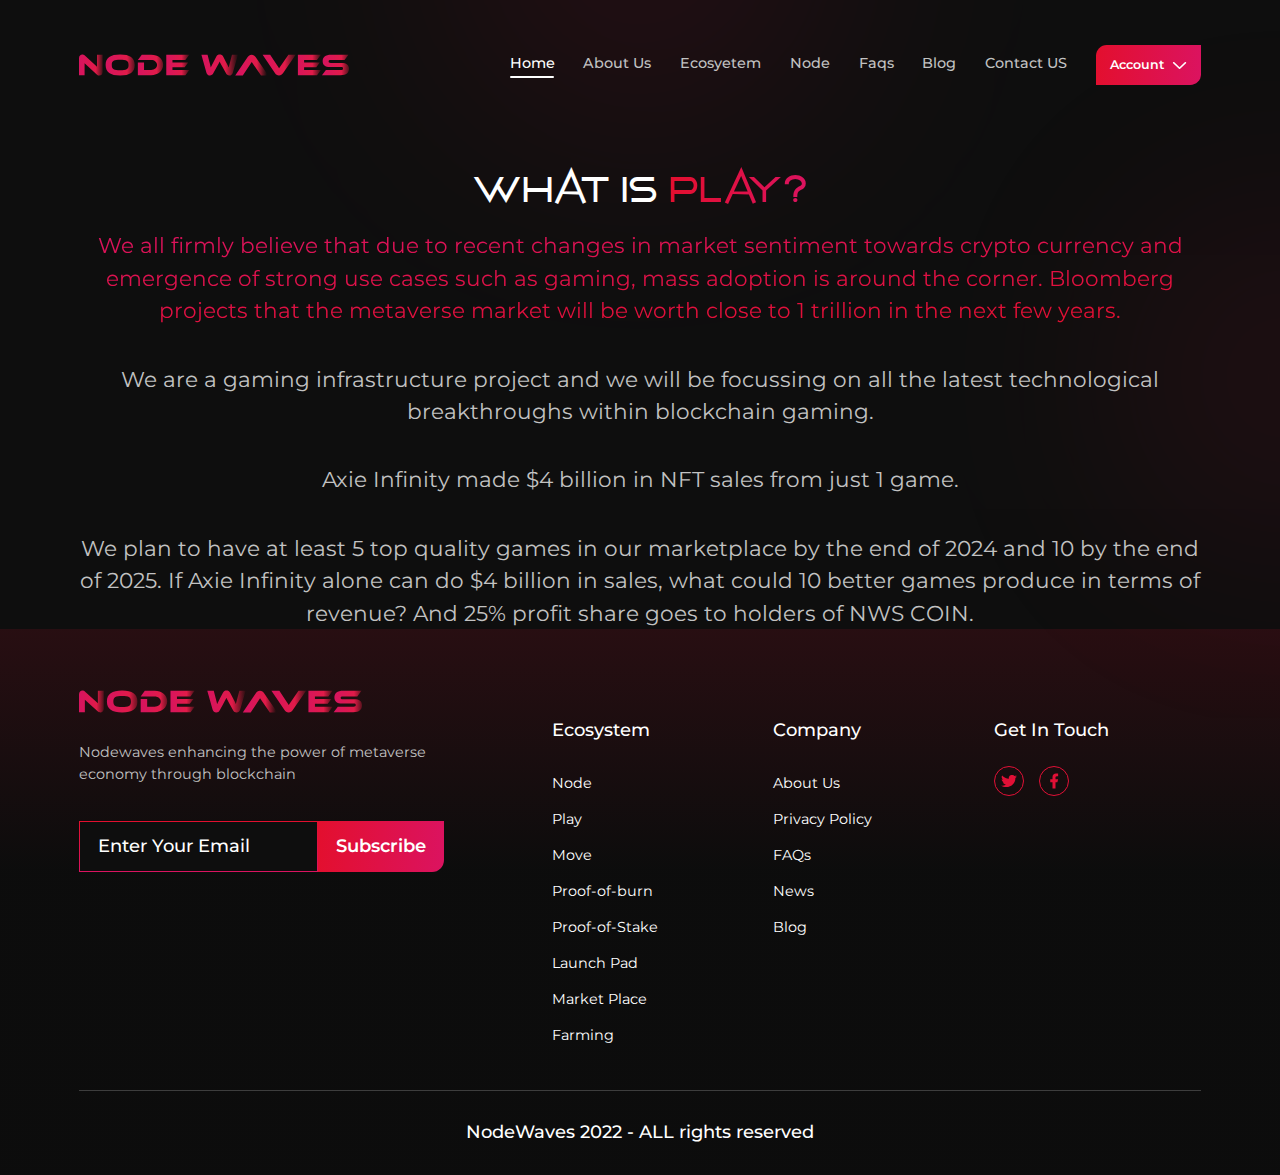
<file: pages/play.html>
<!DOCTYPE html>
<html lang="en">
  <head>
    <meta charset="UTF-8" />
    <meta http-equiv="X-UA-Compatible" content="IE=edge" />
    <meta name="viewport" content="width=device-width, initial-scale=1.0" />
    <title>what is play?</title>
    <!-- remixicon -->
    <link rel="stylesheet" href="../assets/css/remixicon.css" />

    <!-- Bootstrap -->
    <link rel="stylesheet" href="../assets/css/bootstrap.min.css" />
    <link rel="stylesheet" href="../assets/css/bootstrap.min.css.map" />

    <!-- Style & Responsive -->
    <link rel="stylesheet" href="../assets/css/common.css" />

    <link rel="stylesheet" href="../assets/css/play.css" />
  </head>

  <body class="overflowX-hidden Play_Page">
    <div class="nav-blacklayer"></div>

    <!-- Start Navbar -->
    <div id="header"></div>
    <!-- End Navbar -->

    <!-- SIgn up -->

    <div class="position-relative">
      <div class="right-ellipse">
        <svg
          viewBox="0 0 496 570"
          fill="none"
          xmlns="http://www.w3.org/2000/svg"
        >
          <g opacity="0.12" filter="url(#filter0_f_367_20436)">
            <ellipse
              cx="30"
              cy="496.168"
              rx="166"
              ry="195.714"
              fill="url(#paint0_linear_367_20436)"
            />
          </g>
          <defs>
            <filter
              id="filter0_f_367_20436"
              x="-436"
              y="0.453857"
              width="932"
              height="991.428"
              filterUnits="userSpaceOnUse"
              color-interpolation-filters="sRGB"
            >
              <feFlood flood-opacity="0" result="BackgroundImageFix" />
              <feBlend
                mode="normal"
                in="SourceGraphic"
                in2="BackgroundImageFix"
                result="shape"
              />
              <feGaussianBlur
                stdDeviation="150"
                result="effect1_foregroundBlur_367_20436"
              />
            </filter>
            <linearGradient
              id="paint0_linear_367_20436"
              x1="-136"
              y1="300.454"
              x2="212.026"
              y2="315.263"
              gradientUnits="userSpaceOnUse"
            >
              <stop stop-color="#E30F2E" />
              <stop offset="1" stop-color="#DB1360" />
            </linearGradient>
          </defs>
        </svg>
      </div>

      <div class="left-ellipse">
        <svg
          viewBox="0 0 462 852"
          fill="none"
          xmlns="http://www.w3.org/2000/svg"
        >
          <g opacity="0.12" filter="url(#filter0_f_367_20437)">
            <ellipse
              cx="466"
              cy="441.821"
              rx="166"
              ry="195.714"
              fill="url(#paint0_linear_367_20437)"
            />
          </g>
          <defs>
            <filter
              id="filter0_f_367_20437"
              x="0"
              y="-53.8926"
              width="932"
              height="991.428"
              filterUnits="userSpaceOnUse"
              color-interpolation-filters="sRGB"
            >
              <feFlood flood-opacity="0" result="BackgroundImageFix" />
              <feBlend
                mode="normal"
                in="SourceGraphic"
                in2="BackgroundImageFix"
                result="shape"
              />
              <feGaussianBlur
                stdDeviation="150"
                result="effect1_foregroundBlur_367_20437"
              />
            </filter>
            <linearGradient
              id="paint0_linear_367_20437"
              x1="300"
              y1="246.107"
              x2="648.026"
              y2="260.916"
              gradientUnits="userSpaceOnUse"
            >
              <stop stop-color="#E30F2E" />
              <stop offset="1" stop-color="#DB1360" />
            </linearGradient>
          </defs>
        </svg>
      </div>
      <section class="MinWidth">
        <div class="containerX">
          <div class="sec-margin-3">
            <div class="row">
              <div class="col-12 text-center">
                <h3 class="welcom-heding-text">what is <span> play?</span></h3>
              </div>

              <div class="col-12 Ecosyetem-content">
                <p class="font-red">
                  We all firmly believe that due to recent changes in market
                  sentiment towards crypto currency and emergence of strong use
                  cases such as gaming, mass adoption is around the corner.
                  Bloomberg projects that the metaverse market will be worth
                  close to 1 trillion in the next few years.
                </p>

                <p>
                  We are a gaming infrastructure project and we will be
                  focussing on all the latest technological breakthroughs within
                  blockchain gaming.
                </p>

                <p>
                  Axie Infinity made $4 billion in NFT sales from just 1 game.
                </p>

                <p>
                  We plan to have at least 5 top quality games in our
                  marketplace by the end of 2024 and 10 by the end of 2025. If
                  Axie Infinity alone can do $4 billion in sales, what could 10
                  better games produce in terms of revenue? And 25% profit share
                  goes to holders of NWS COIN.
                </p>
              </div>
            </div>
          </div>
        </div>
      </section>
    </div>

    <!-- SIgn up -->

    <!-- Start Navbar -->
    <div id="footer"></div>
    <!-- End Navbar -->

    <!-- jquery -->
    <script src="../assets/js/jquery-3.6.0.min.js"></script>

    <!-- Bootstrap -->
    <script src="../assets/js/bootstrap.bundle.min.js"></script>

    <script>
      $("#header").load("header.html");
      $("#footer").load("footer.html");
    </script>
  </body>
</html>
</file>
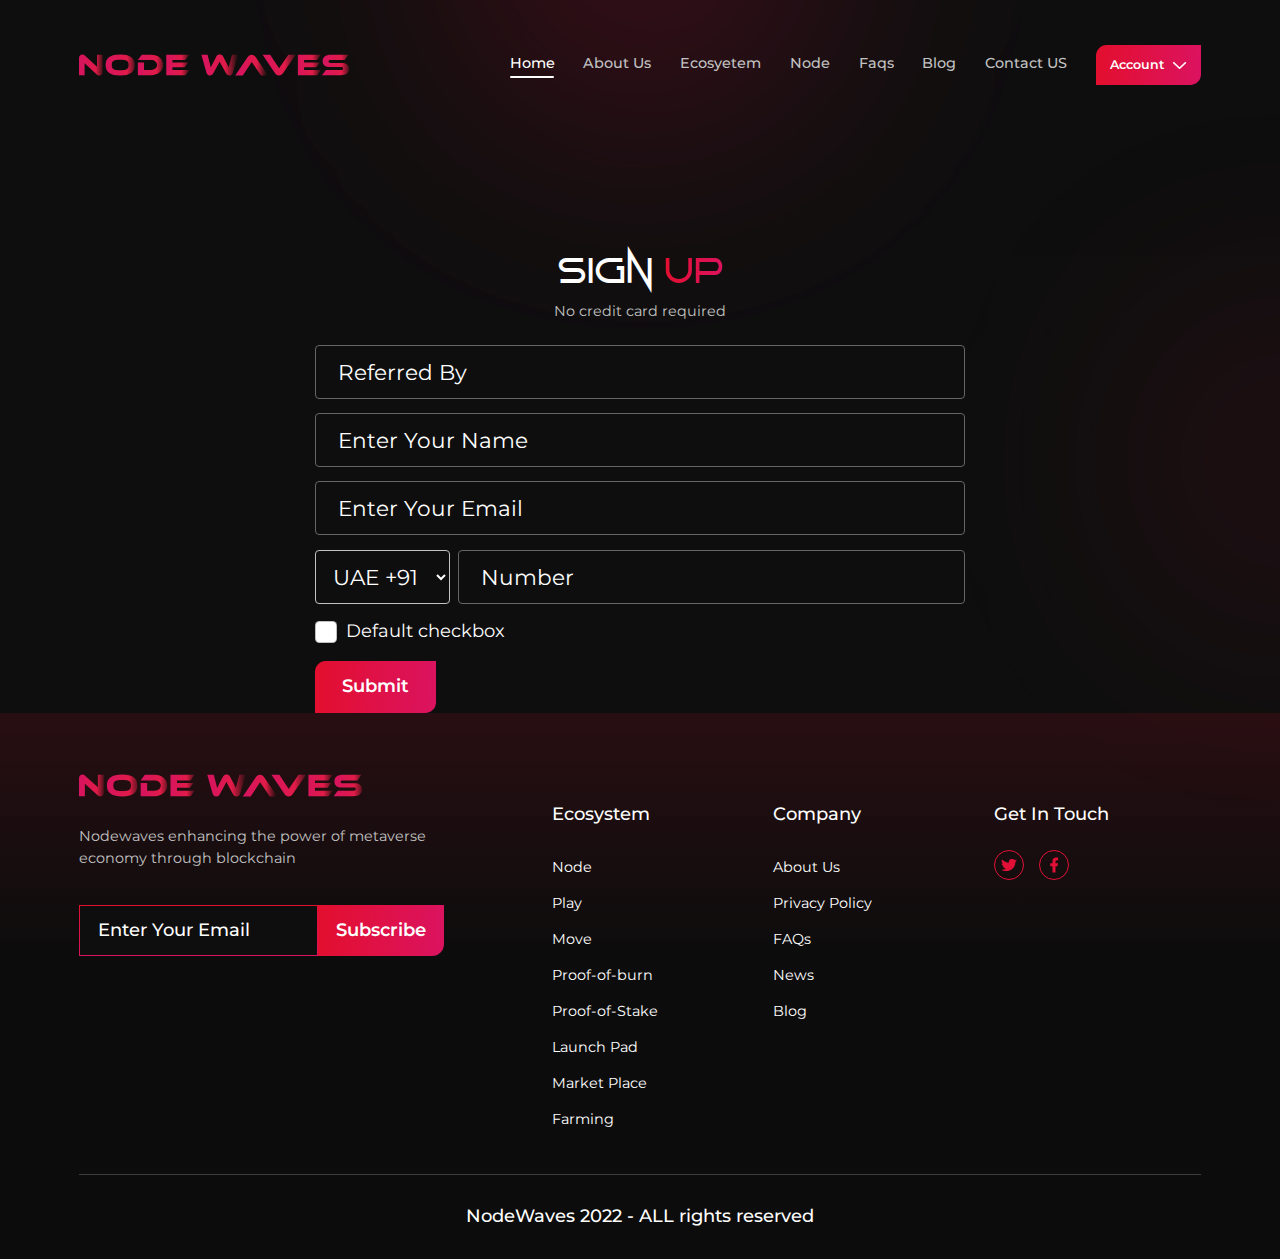
<file: pages/signup.html>
<!DOCTYPE html>
<html lang="en">
  <head>
    <meta charset="UTF-8" />
    <meta http-equiv="X-UA-Compatible" content="IE=edge" />
    <meta name="viewport" content="width=device-width, initial-scale=1.0" />
    <title>Document</title>
    <!-- remixicon -->
    <link rel="stylesheet" href="../assets/css/remixicon.css" />

    <!-- Bootstrap -->
    <link rel="stylesheet" href="../assets/css/bootstrap.min.css" />
    <link rel="stylesheet" href="../assets/css/bootstrap.min.css.map" />

    <!-- Style & Responsive -->
    <link rel="stylesheet" href="../assets/css/common.css" />

    <link rel="stylesheet" href="../assets/css/signup.css" />
  </head>

  <body class="overflowX-hidden signUp_Page">
    <div class="nav-blacklayer"></div>

    <div class="nav-ellipse">
      <svg viewBox="0 0 956 416" fill="none" xmlns="http://www.w3.org/2000/svg">
        <g opacity="0.16" filter="url(#filter0_f_367_20438)">
          <ellipse
            cx="478"
            cy="-63"
            rx="178"
            ry="179"
            fill="url(#paint0_linear_367_20438)"
          />
        </g>
        <defs>
          <filter
            id="filter0_f_367_20438"
            x="0"
            y="-542"
            width="956"
            height="958"
            filterUnits="userSpaceOnUse"
            color-interpolation-filters="sRGB"
          >
            <feFlood flood-opacity="0" result="BackgroundImageFix" />
            <feBlend
              mode="normal"
              in="SourceGraphic"
              in2="BackgroundImageFix"
              result="shape"
            />
            <feGaussianBlur
              stdDeviation="150"
              result="effect1_foregroundBlur_367_20438"
            />
          </filter>
          <linearGradient
            id="paint0_linear_367_20438"
            x1="300"
            y1="-242"
            x2="672.932"
            y2="-223.395"
            gradientUnits="userSpaceOnUse"
          >
            <stop stop-color="#E30F2E" />
            <stop offset="1" stop-color="#DB1360" />
          </linearGradient>
        </defs>
      </svg>
    </div>
    <!-- Start Navbar -->
    <div id="header"></div>
    <!-- End Navbar -->

    <!-- SIgn up -->

    <div class="position-relative">
      <section class="MinWidth">
        <div class="containerX">
          <div class="sec-margin">
            <div class="right-ellipse">
              <svg
                viewBox="0 0 496 570"
                fill="none"
                xmlns="http://www.w3.org/2000/svg"
              >
                <g opacity="0.12" filter="url(#filter0_f_367_20436)">
                  <ellipse
                    cx="30"
                    cy="496.168"
                    rx="166"
                    ry="195.714"
                    fill="url(#paint0_linear_367_20436)"
                  />
                </g>
                <defs>
                  <filter
                    id="filter0_f_367_20436"
                    x="-436"
                    y="0.453857"
                    width="932"
                    height="991.428"
                    filterUnits="userSpaceOnUse"
                    color-interpolation-filters="sRGB"
                  >
                    <feFlood flood-opacity="0" result="BackgroundImageFix" />
                    <feBlend
                      mode="normal"
                      in="SourceGraphic"
                      in2="BackgroundImageFix"
                      result="shape"
                    />
                    <feGaussianBlur
                      stdDeviation="150"
                      result="effect1_foregroundBlur_367_20436"
                    />
                  </filter>
                  <linearGradient
                    id="paint0_linear_367_20436"
                    x1="-136"
                    y1="300.454"
                    x2="212.026"
                    y2="315.263"
                    gradientUnits="userSpaceOnUse"
                  >
                    <stop stop-color="#E30F2E" />
                    <stop offset="1" stop-color="#DB1360" />
                  </linearGradient>
                </defs>
              </svg>
            </div>

            <div class="left-ellipse">
              <svg
                viewBox="0 0 462 852"
                fill="none"
                xmlns="http://www.w3.org/2000/svg"
              >
                <g opacity="0.12" filter="url(#filter0_f_367_20437)">
                  <ellipse
                    cx="466"
                    cy="441.821"
                    rx="166"
                    ry="195.714"
                    fill="url(#paint0_linear_367_20437)"
                  />
                </g>
                <defs>
                  <filter
                    id="filter0_f_367_20437"
                    x="0"
                    y="-53.8926"
                    width="932"
                    height="991.428"
                    filterUnits="userSpaceOnUse"
                    color-interpolation-filters="sRGB"
                  >
                    <feFlood flood-opacity="0" result="BackgroundImageFix" />
                    <feBlend
                      mode="normal"
                      in="SourceGraphic"
                      in2="BackgroundImageFix"
                      result="shape"
                    />
                    <feGaussianBlur
                      stdDeviation="150"
                      result="effect1_foregroundBlur_367_20437"
                    />
                  </filter>
                  <linearGradient
                    id="paint0_linear_367_20437"
                    x1="300"
                    y1="246.107"
                    x2="648.026"
                    y2="260.916"
                    gradientUnits="userSpaceOnUse"
                  >
                    <stop stop-color="#E30F2E" />
                    <stop offset="1" stop-color="#DB1360" />
                  </linearGradient>
                </defs>
              </svg>
            </div>
            <div class="row">
              <div class="col-12 text-center">
                <h3 class="welcom-heding-text">SIgn <span> up</span></h3>
                <p class="signup-label">No credit card required</p>
              </div>
            </div>

            <form
              class="row needs-validation justify-content-center signUp_Form"
              novalidate
            >
              <div class="col-12 col-sm-10 col-md-7 form-input">
                <input
                  type="text"
                  class="form-control"
                  placeholder="Referred By"
                />
              </div>
              <div class="col-12 col-sm-10 col-md-7 form-input">
                <input
                  type="text"
                  class="form-control"
                  placeholder="Enter Your Name"
                />
              </div>
              <div class="col-12 col-sm-10 col-md-7 form-input">
                <input
                  type="text"
                  class="form-control"
                  placeholder="Enter Your Email"
                />
              </div>

              <div class="col-12 col-sm-10 col-md-7 form-input">
                <div class="input-group">
                  <!-- <button
                    class="btn dropdown-toggle text-start"
                    type="button"
                    data-bs-toggle="dropdown"
                    aria-expanded="false"
                  >
                    IN +91
                  </button>
                  <ul class="dropdown-menu">
                    <li><a class="dropdown-item" href="#">AT +43</a></li>
                    <li><a class="dropdown-item" href="#">CA +1</a></li>
                  </ul> -->

                  <select id="country" onChange={this.change} value={this.state.value}>
                    <option value="select">UAE +91</option>
                    <option value="Java">Java</option>
                    <option value="C++">C++</option>
                  </select>
                  <input
                    type="text"
                    class="form-control"
                    placeholder="Number"
                  />
                </div>
              </div>

              <div class="col-12 col-sm-10 col-md-7 form-input">
                <div class="form-check">
                  <input
                    class="form-check-input"
                    type="checkbox"
                    value=""
                    id="flexCheckDefault"
                  />
                  <label class="form-check-label" for="flexCheckDefault">
                    Default checkbox
                  </label>
                </div>
              </div>

              <div class="col-12 col-sm-10 col-md-7">
                <button class="theme-btn Submit-btn">Submit</button>
              </div>
            </form>
          </div>
        </div>
      </section>
    </div>

    <!-- SIgn up -->

    <!-- Start Navbar -->
    <div id="footer"></div>
    <!-- End Navbar -->

    <!-- jquery -->
    <script src="../assets/js/jquery-3.6.0.min.js"></script>

    <!-- Bootstrap -->
    <script src="../assets/js/bootstrap.bundle.min.js"></script>

    <script>
      $("#header").load("header.html");
      $("#footer").load("footer.html");
    </script>
  </body>
</html>
</file>
<file: assets/css/common.css>
/* 
============================================================= 
                      01 - Fonts
============================================================= 
*/
@import url("https://fonts.googleapis.com/css2?family=Montserrat:wght@400;500;600;700&display=swap");
@import url("https://fonts.googleapis.com/css2?family=Inter:wght@600&family=Montserrat:ital,wght@0,500;0,600;0,700;1,400&display=swap");

/* montserrat-regular - latin */
@font-face {
  font-family: "Montserrat";
  font-style: normal;
  font-weight: 400;
  src: url("../fonts/montserrat-v25-latin-regular.eot");
  /* IE9 Compat Modes */
  src: local(""),
    url("../fonts/montserrat-v25-latin-regular.eot?#iefix") format("embedded-opentype"),
    /* IE6-IE8 */
    url("../fonts/montserrat-v25-latin-regular.woff2") format("woff2"),
    /* Super Modern Browsers */
    url("../fonts/montserrat-v25-latin-regular.woff") format("woff"),
    /* Modern Browsers */
    url("../fonts/montserrat-v25-latin-regular.ttf") format("truetype"),
    /* Safari, Android, iOS */
    url("../fonts/montserrat-v25-latin-regular.svg#Montserrat") format("svg");
  /* Legacy iOS */
}

/* montserrat-500 - latin */
@font-face {
  font-family: "Montserrat";
  font-style: normal;
  font-weight: 500;
  src: url("../fonts/montserrat-v25-latin-500.eot");
  /* IE9 Compat Modes */
  src: local(""),
    url("../fonts/montserrat-v25-latin-500.eot?#iefix") format("embedded-opentype"),
    /* IE6-IE8 */
    url("../fonts/montserrat-v25-latin-500.woff2") format("woff2"),
    /* Super Modern Browsers */
    url("../fonts/montserrat-v25-latin-500.woff") format("woff"),
    /* Modern Browsers */
    url("../fonts/montserrat-v25-latin-500.ttf") format("truetype"),
    /* Safari, Android, iOS */
    url("../fonts/montserrat-v25-latin-500.svg#Montserrat") format("svg");
  /* Legacy iOS */
}

/* montserrat-600 - latin */
@font-face {
  font-family: "Montserrat";
  font-style: normal;
  font-weight: 600;
  src: url("../fonts/montserrat-v25-latin-600.eot");
  /* IE9 Compat Modes */
  src: local(""),
    url("../fonts/montserrat-v25-latin-600.eot?#iefix") format("embedded-opentype"),
    /* IE6-IE8 */
    url("../fonts/montserrat-v25-latin-600.woff2") format("woff2"),
    /* Super Modern Browsers */
    url("../fonts/montserrat-v25-latin-600.woff") format("woff"),
    /* Modern Browsers */
    url("../fonts/montserrat-v25-latin-600.ttf") format("truetype"),
    /* Safari, Android, iOS */
    url("../fonts/montserrat-v25-latin-600.svg#Montserrat") format("svg");
  /* Legacy iOS */
}

/* montserrat-700 - latin */
@font-face {
  font-family: "Montserrat";
  font-style: normal;
  font-weight: 700;
  src: url("../fonts/montserrat-v25-latin-700.eot");
  /* IE9 Compat Modes */
  src: local(""),
    url("../fonts/montserrat-v25-latin-700.eot?#iefix") format("embedded-opentype"),
    /* IE6-IE8 */
    url("../fonts/montserrat-v25-latin-700.woff2") format("woff2"),
    /* Super Modern Browsers */
    url("../fonts/montserrat-v25-latin-700.woff") format("woff"),
    /* Modern Browsers */
    url("../fonts/montserrat-v25-latin-700.ttf") format("truetype"),
    /* Safari, Android, iOS */
    url("../fonts/montserrat-v25-latin-700.svg#Montserrat") format("svg");
  /* Legacy iOS */
}

/* inter-600 - latin */
@font-face {
  font-family: "Aline";
  font-style: normal;
  font-weight: 600;
  src: local(""),
    /* Modern Browsers */
    url("../fonts/AlineRegular-AL792.ttf") format("truetype");
}

/*============================================================= 
                      02 - Global CSS
=============================================================*/

html {
  font-size: 10px;
}

* {
  margin: 0;
  padding: 0;
  box-sizing: border-box;
}

body {
  font-family: "Montserrat", sans-serif;
  font-size: 1.6rem;
  background-color: var(--color-Black);
}

:root {
  --color-Black: #000;
  --color-White: #fff;
  --color-LightWhite: #c2c2c2;
  --Primary-Gradient: linear-gradient(92.87deg, #e30f2e 0%, #db1360 100%);
}

.containerX {
  margin: 0 12rem !important;
}

.row {
  padding: 0;
  margin: 0;
}

h1,
h2,
h3,
h4,
h5,
h6,
ul,
p {
  padding: 0;
  margin: 0;
  list-style: none;
}

a {
  text-decoration: none;
}

h1 {
  font-size: 6.4rem !important;
  line-height: 1.5em;
}

h2 {
  font-size: 4.8rem !important;
  line-height: 1.5em;
}

h3 {
  font-size: 4rem !important;
  line-height: 1.5em;
  font-weight: 600;
}

h4 {
  font-size: 2.4rem !important;
  line-height: 1.5em;
}

h5 {
  font-size: 2rem !important;
  line-height: 1.5em;
}

h6 {
  font-size: 1.8rem !important;
  line-height: 1.5em;
}

.overflowX-hidden {
  overflow-x: hidden;
}

.theme-btn {
  background-image: var(--Primary-Gradient);
  color: var(--color-White);
  display: flex;
  align-items: center;
  justify-content: center;
  font-weight: 600;
  border-radius: 1.2rem 0 1.2rem 0;
  /* border-image-slice: 1;
  border: 1px solid transparent;
  border-image-source: var(--Primary-Gradient); */
}

.theme-btn:hover {
  color: var(--color-White);
}

.sec-margin {
  margin-top: 12rem;
}

.sec-margin-3 {
  margin-top: 3rem;
}

.sec-margin-8 {
  margin-top: 8rem;
}

.bottom-margin {
  margin-bottom: 12rem;
}


.welcom-heding-text {
  color: var(--color-White) !important;
  font-family: "Aline", sans-serif;
  display: inline-block;
}

.welcom-heding-text span {
  background: linear-gradient(92.87deg, #e30f2e 0%, #db1360 100%);
  -webkit-text-fill-color: transparent;
  -webkit-background-clip: text;
}

.nav-ellipse {
  width: 70%;
  height: 416px;
  position: absolute;
  top: 0;
  left: 50%;
  transform: translateX(-50%);
  z-index: -1;
}

.fw600 {
  font-weight: 600;
}

/*============================================================= 
                      03 - Navigation
=============================================================*/
.Top-Header {
  padding: 5rem 0;
}

.Navbar {
  display: flex;
  align-items: center;
  justify-content: end;
}

.nav-menu {
  display: flex;
  justify-content: end;
  align-items: center;
}

.nav-item {
  text-align: center;
  padding: 0rem 1.6rem;
}

.nav-item:last-child {
  text-align: center;
  padding-right: 0rem;
}

.nav-link {
  font-weight: 400;
  color: var(--color-LightWhite);
  position: relative;
  font-weight: 500;
  transition: 0.3s;
  padding: 0 0 0.4rem 0;
}

.nav-menu li a::after {
  content: "";
  position: absolute;
  display: inline-block;
  width: 0%;
  left: 0;
  bottom: 0;
  height: 2px;
  border-radius: 50px;
  opacity: 0;
  transition: 0.3s;
}

.nav-link:hover {
  color: var(--color-White);
}

.nav-link:focus {
  color: var(--color-White);
}

.nav-link.active {
  color: var(--color-White);
}

.nav-menu li a:hover::after {
  background-color: var(--color-White);
  width: 98%;
  opacity: 1;
}

.nav-menu li a.account-btn::after {
  display: none;
}

.nav-link.active::after {
  background-color: var(--color-White);
  width: 98%;
  opacity: 1;
}

.hamburger {
  display: none;
}

.bar {
  display: block;
  width: 20px;
  height: 2px;
  margin: 5px auto;
  -webkit-transition: all 0.3s ease-in-out;
  transition: all 0.3s ease-in-out;
  background-color: var(--color-White);
}

.account-btn {
  /* margin-left: 1.6rem; */
  padding: 1.2rem 1.6rem;
  font-size: 1.4rem;
  display: inline-block;
}

/* ................................................ */
/* Connect Your Wallet */
/* ................................................ */
.connect-wallet-model .modal-content {
  background: #101010;
  border: 1px solid #3d3d3d;
  border-radius: 8px;
  padding: 8rem 5.4rem;
}

.connect-wallet-model .modal-content .modal-header h3 {
  width: calc(100% - 5rem);
}

.connect-wallet-model .btn-close {
  background: transparent url(../images/btn-close.svg) center/1em auto no-repeat;
  height: 4rem;
  width: 4rem;
  border: 1px solid #3d3d3d;
  border-radius: 8px;
  margin: 0 0 0 1rem;
}

.connect-wallet-model .btn-close:focus {
  outline: none;
  box-shadow: none;
}

.connect-wallet-model .modal-header {
  border-bottom: none;
  padding: 0;
}

.connect-wallet-model .modal-content .Select-text-modeal {
  font-size: 2rem;
  color: var(--color-LightWhite);
  font-weight: 500;
  margin-top: 1.6rem;
}

.connect-wallet-model .wallet-mt {
  margin-top: 7.2rem;

}

.connect-wallet-model .Connect-Wallet-items {
  border: 1px solid #3d3d3d;
  border-radius: 8px;
  padding: 4.8rem 6rem;
  margin-bottom: 2.4rem;
}

.Connect-Wallet-items .wallet-con-sec h5 {
  font-size: 3.2rem;
  font-weight: 500;
  color: var(--color-White);
  margin-left: 3.5rem;
}

.Connect-Wallet-items .modal-svg svg {
  height: 3rem;
  width: 2rem;
  color: white;
}

.Privacy-Policy-text .By-connecting-text {
  font-size: 2.4rem;
  font-weight: 400;
  color: var(--color-White);
}

.Privacy-Policy-text a {
  background: linear-gradient(92.87deg, #e30f2e 0%, #db1360 100%);
  -webkit-text-fill-color: transparent;
  -webkit-background-clip: text;
}

/* ======================================================================
                              05. Footer
====================================================================== */
.footer-bg {
  background: linear-gradient(180deg,
      rgba(227, 15, 46, 0.12) 0%,
      rgba(0, 0, 0, 0.12) 44%);
}

.footer-bg .footers-sec {
  padding-top: 6.8rem;
}

.nodewaves-footer-text {
  font-size: 1.6rem;
  color: var(--color-LightWhite);
  padding: 3.2rem 0 4rem 0;
}

.footer-bg .email-box {
  height: 5.6rem;
}

.email-box input {
  width: 100%;
  outline: none;
  background: #0e0e0e;
  border-radius: 12px 0px 0px 0px;
  border: 1px solid;
  border-image: linear-gradient(#e30f2e, #db1360) 1;
  padding: 0 2rem;
  color: var(--color-White);
  font-size: 2rem;
  font-weight: 500;
}

.email-box ::-webkit-input-placeholder {
  color: var(--color-White);
}

.email-box button {
  background: linear-gradient(92.87deg, #e30f2e 0%, #db1360 100%);
  border-radius: 0px 0px 12px 0px;
  padding: 1.6rem 2rem;
  border: none;
  color: var(--color-White);
  font-size: 2rem;
  font-weight: 600;
  display: flex;
  justify-content: center;
  align-items: center;
}

.footer-menu .footer-List {
  color: var(--color-White);
}

.footer-menu .footer-List h5 {
  margin-bottom: 2.4rem;
}

.footer-menu .footer-List .menu-List-Ul li .footer-link {
  font-size: 1.6rem;
  color: var(--color-White);
  padding: 0.8rem 0;
  display: block;
}

.footer-menu .footer-List .social-ul {
  display: flex;
  align-items: center;
}

.footer-menu .footer-List .social-ul li .footer-link {
  width: 3.4rem;
  height: 3.4rem;
  border: 1px solid #e21036;
  color: #e21036;
  border-radius: 50%;
  display: flex;
  align-items: center;
  justify-content: center;
  margin-right: 1.6rem;
  transition: 0.3s;
}

.footer-menu .footer-List .social-ul li .footer-link:hover {
  color: var(--color-White);
  border-color: var(--color-White);
}

.rights-declare {
  margin-top: 4rem;
}

.rights-declare h5 {
  padding: 3.2rem 0;
  border-top: 1px solid #3d3d3d;
  color: var(--color-White);
}



@media screen and (min-width: 1440px) {
  .MinWidth {
    max-width: 1440px;
    margin: 0 auto;
  }

  .connect-wallet-model .modal-dialog {
    max-width: 1000px;
  }
}

@media screen and (min-width: 1400px) and (max-width: 1599px) {
  html {
    font-size: 9px;
  }
}

@media screen and (min-width: 1200px) and (max-width: 1399px) {
  html {
    font-size: 9px;
  }

  .containerX {
    margin: 0 8rem !important;
  }
}

@media screen and (min-width: 992px) and (max-width: 1199px) {
  html {
    font-size: 8px;
  }

  .containerX {
    margin: 0 6rem !important;
  }

  .connect-wallet-model .modal-content {
    padding: 6rem 4rem;
  }

  .connect-wallet-model .wallet-mt {
    margin-top: 5rem;
  }
}

@media screen and (min-width: 768px) and (max-width: 991px) {
  .containerX {
    margin: 0 4rem !important;
  }

  .connect-wallet-model .modal-content {
    padding: 5rem 4rem;
  }

  .connect-wallet-model .wallet-mt {
    margin-top: 5rem;
  }

  .connect-wallet-model .Connect-Wallet-items {
    padding: 4rem 5rem;
  }
}

@media only screen and (max-width: 991px) {
  html {
    font-size: 8px;
  }

  /* ----------------- 03. Navigation ----------------- */
  .Navbar {
    display: grid;
    align-content: center;
    justify-content: end;
  }

  .nav-menu {
    position: absolute;
    left: 0;
    top: -100vh;
    background-color: rgba(0, 0, 0, 0.95);
    width: 100%;
    transition: 0.8s;
    box-shadow: 0 10px 27px rgba(0, 0, 0, 0.05);
    z-index: 8888;
    height: 100vh;
    display: block;
  }

  .nav-menu.active {
    top: 0;
  }

  .nav-item {
    padding: 1rem 34px 1rem 56px;
    text-align: start;
  }

  .mob-nav-logo {
    padding: 0 34px 0 56px;
    display: flex;
    align-items: center;
    justify-content: space-between
  }

  .mob-nav-logo a {
    width: 190px;
    ;
  }

  .mob-nav-logo .ri-close-line {
    font-size: 3rem;
    color: var(--color-White);
    padding: 1rem;
    cursor: pointer;
  }

  .nav-link {
    text-align: start;
    color: var(--color-LightWhite);
    font-size: 2rem;
    font-weight: 600;
    display: inline-block;
  }

  .nav-link.active {
    /* background: -webkit-linear-gradient(92.87deg, #e30f2e 0%, #db1360 100%);
    -webkit-background-clip: text;
    -webkit-text-fill-color: transparent;
    font-weight: 700; */
  }

  /* .nav-menu li a:hover::after,
  .nav-menu li a::after {
    display: none;
  } */

  .hamburger {
    display: inline-block;
    cursor: pointer;
  }

  .hamburger.active .bar:nth-child(2) {
    opacity: 0;
  }

  .hamburger.active .bar:nth-child(1) {
    transform: translateY(6px) rotate(45deg);
  }

  .hamburger.active .bar:nth-child(3) {
    transform: translateY(-8px) rotate(-45deg);
  }

  .nav-icon a img {
    padding: 0;
  }

  /* .nav-menu li .active-nav::before {
    display: none;
  } */

  .nav-blacklayer {
    display: none;
    height: 100vh;
    width: 100%;
    position: fixed;
    top: 0;
    left: 0;
    background-color: rgba(0, 0, 0, 0.445);
    z-index: 2;
    transition: 0.5s;
  }

  .Top-Header {
    padding: 3rem 0;
  }

  /* Connect Your Wallet */
  .connect-wallet-model .modal-dialog {
    width: 90%;
    margin: 0 auto;
  }

  /* ----------------- 05. Footer ----------------- */
  .nodewaves-footer-text,
  .footer-menu .footer-List .menu-List-Ul li .footer-link {
    font-size: 14px;
  }

  .nodewaves-footer-text {
    padding: 2rem 0;
  }

  .footer-menu .footer-List h5 {
    font-size: 18px !important;
  }

  .rights-declare h5 {
    font-size: 14px !important;
  }

  .Connect-Wallet-items .modal-svg svg {
    height: 2rem;
    width: 2rem;
  }

  .connect-wallet-model .modal-content .modal-header h3 {
    font-size: 2.5rem !important;
  }
}

@media screen and (min-width: 576px) and (max-width: 767px) {
  .containerX {
    margin: 0 3rem !important;
  }
}

@media screen and (max-width: 767px) {
  .sec-margin {
    margin-top: 6rem;
  }

  .sec-margin-3 {
    margin-top: 1.5rem;
  }

  .sec-margin-8 {
    margin-top: 4rem;
  }

  .bottom-margin {
    margin-bottom: 6rem;
  }

  /* Connect Your Wallet */
  .connect-wallet-model .modal-content {
    padding: 4rem 4rem;
  }

  .connect-wallet-model .wallet-mt {
    margin-top: 3.6rem;
  }

  .connect-wallet-model .Connect-Wallet-items {
    padding: 3rem 3rem;
    margin-bottom: 2rem;
  }

  .welcom-heding-text {
    font-size: 32px !important;
  }
}

@media screen and (max-width: 575px) {
  .containerX {
    margin: 0 2rem !important;
  }

  .nav-menu {
    width: 70%;
  }

  /* ----------------- 05. Footer ----------------- */
  .footer-menu {
    justify-content: space-between;
  }

  /* Connect Your Wallet */
  .connect-wallet-model .modal-content {
    padding: 2rem;
  }

  .Privacy-Policy-text .By-connecting-text {
    font-size: 1.6rem;

  }
}
</file>
<file: assets/css/style.css>
/* 
------------------------------------------------------
              --- TABLE OF CONTENT ---
---------------------------------------------------------

  01.  Fonts
  02.  Global CSS  
  03.  Navigation
  04.  Index
  05.  Footer
   
  
   
   

--------------------------------------------------------
*/





/*============================================================= 
                        04 - Index
=============================================================*/

.hero-ellipse-1 {
  position: absolute;
  top: 0;
  left: 50%;
  transform: translateX(-50%);
  z-index: -5;
  height: 45rem;
  width: 45rem;
}

.hero-ellipse-2 {
  position: absolute;
  bottom: -10rem;
  left: -5rem;
  transform: translateX(-50%);
  z-index: -5;
  height: 45rem;
  width: 45rem;
}

.Herosec .metaverse-text {
  color: var(--color-White);
  font-family: "Aline", sans-serif;
}

.Explore-text {
  font-size: 2.4rem;
  color: var(--color-LightWhite);
}

.GetStarted {
  padding: 2rem 4rem;
  font-size: 2.4rem;
  margin-top: 4rem;
}

.Node-Waves-slider {
  margin-top: 6rem;
}

.body__inner-wrapper {
  display: flex;
  justify-content: center;
  flex-direction: column;
  margin-inline: auto;
  margin-block-start: 6rem;
}

.outline__text {
  font-family: sans-serif;
  -webkit-text-stroke: 1px black;
  -webkit-text-fill-color: white;
}

.marquee {
  width: 100%;
  pointer-events: none;
  background: linear-gradient(90deg,
      rgba(255, 255, 255, 0.2) 0%,
      rgba(128, 128, 128, 0.16) 28.12%,
      rgba(255, 255, 255, 0.12) 52.08%,
      rgba(128, 128, 128, 0.16) 76.04%,
      rgba(255, 255, 255, 0.2) 100%);
  overflow: hidden;
  padding: 2rem 0;
}

.marquee-grey {
  background: linear-gradient(90deg,
      rgba(255, 255, 255, 0.2) 0%,
      rgba(128, 128, 128, 0.16) 28.12%,
      rgba(255, 255, 255, 0.12) 52.08%,
      rgba(128, 128, 128, 0.16) 76.04%,
      rgba(255, 255, 255, 0.2) 100%);
  transform: matrix(1, 0.01, -0.01, 1, 0, 0);
}

.marquee span {
  text-align: center;
  color: var(--color-White);
  font-weight: 400;
  white-space: nowrap;
  font-size: 2.4rem;
  line-height: 1.2;
  font-weight: 700;
  font-family: "Aline", sans-serif;
  text-transform: uppercase;
}

.marquee__img {
  height: 3.6rem;
  width: 2.2rem;
  margin: 0 2vw;
  border-radius: 100rem;
  background-size: cover;
  background-position: center;
  background-repeat: no-repeat;
  background-image: url(../images/Node-Waves-2.svg);
}

.marquee__img-pink {
  background-image: url(../images/Node-Waves-1.svg);
}

.marquee__inner {
  height: 100%;
  width: fit-content;
  align-items: center;
  display: flex;
  position: relative;
  animation: marquee 40s linear infinite;
  will-change: transform;
}

.marquee-two {
  background: linear-gradient(92.87deg, #e30f2e 0%, #db1360 100%);
  transform: matrix(0.99, -0.11, 0);
}

.body__inner-wrapper-two {
  transform: rotate(-3deg);
  position: absolute;
  width: 99.98%;
  top: -50px;
}

@keyframes marquee {
  0% {
    left: 0;
  }

  100% {
    left: -100%;
  }
}

/* company-logo-slider  */
.company-logo-slider {
  margin-top: 10rem;
}



.view-text {
  font-size: 2rem;
  font-weight: 500;
  color: var(--color-White);
  margin-right: 1rem;
}

.cards-item {
  margin-top: 5.6rem;
}

.cards-item .welcome-card {
  background: #0e0e0e;
  border: 1px solid #3d3d3d;
  padding: 3rem;
}

.welcome-card .card-img {
  background: linear-gradient(92.87deg, #e30f2e 0%, #db1360 100%);
  border-radius: 50%;
  display: flex;
  justify-content: center;
  align-items: center;
  border: none;
  width: 7rem;
  height: 7rem;
  padding: 1rem;
}

.nodes-sec {
  margin-left: 2.4rem;
  width: calc(100% - 10.4rem);
}

.nodes-sec p {
  font-size: 2.8rem;
  color: var(--color-White);
  font-weight: 500;
  white-space: nowrap;
}

.nodes-sec span {
  font-size: 3.6rem;
  color: var(--color-White);
  font-weight: 600;
}

.about-desc {
  color: var(--color-LightWhite);
  font-size: 2rem;
  font-weight: 500;
  width: 90%;
  margin: 1.6rem auto 0 auto;
}

.about-ellipse {
  position: absolute;
  top: 50%;
  left: 50%;
  transform: translate(-50%, -50%);
  z-index: -5;
  height: 45rem;
  width: 45rem;
}

.about-us-item {
  margin: 9rem auto 0 auto;
  width: 80%;
}

.about-us-item .score-iems {
  width: 50%;
  position: relative;
  text-align: center;
}

.about-us-item .score-iems:first-child:after {
  content: "";
  position: absolute;
  top: 50%;
  right: -1px;
  width: 2px;
  height: 70%;
  transform: translateY(-50%);
  background-color: var(--color-White);
}

.about-us-item .score-iems span {
  font-size: 5.6rem;
  color: var(--color-White);
  font-weight: 700;
}

.about-us-item .score-iems p {
  font-size: 2.4rem;
  background: linear-gradient(92.87deg, #e30f2e 0%, #db1360 100%);
  -webkit-background-clip: text;
  -webkit-text-fill-color: transparent;
  background-clip: text;
  text-fill-color: transparent;
  font-weight: 400;
}

.nodewaves-section {
  word-wrap: break-word;
  margin-top: 1.6rem;
}

.nodewaves-text {
  color: var(--color-LightWhite);
  font-size: 2rem;
  font-weight: 400;
  display: -webkit-box;
  -webkit-line-clamp: 1;
  -webkit-box-orient: vertical;
  overflow: hidden;
  text-overflow: ellipsis;
}

.moreless-button {
  background: linear-gradient(92.87deg, #e30f2e 0%, #db1360 100%);
  -webkit-background-clip: text;
  -webkit-text-fill-color: transparent;
  background-clip: text;
  text-fill-color: transparent;
  cursor: pointer;
  font-size: 2rem;
  font-weight: 400;
}

.moretext {
  display: none;
}

.node-box {
  display: flex;
  justify-content: space-between;
  margin-top: 6.2rem;
}

.node-box .box-items {
  width: calc(33.33% - 5.2rem);
  background-color: #0e0e0e;
  padding: 1.6rem;
  border: 2px solid rgba(219, 19, 96, 1);
  color: var(--color-White);
  position: relative;
  z-index: 5;
}

.node-box .box-items>.Trapezoid-top {
  position: absolute;
  top: 0;
  left: 50%;
  transform: translateX(-50%);
  display: block;
  -webkit-clip-path: polygon(8% 0%, 93% 0, 100% 100%, 0 100%);
  clip-path: polygon(8% 0%, 93% 0, 100% 100%, 0 100%);
  height: 10px;
  width: 90%;
  background-image: var(--Primary-Gradient);
  z-index: -2;
  opacity: 0;
  transition: 0.3s;
}

.node-box .box-items>.Trapezoid-bottom {
  position: absolute;
  bottom: 0;
  left: 50%;
  transform: translateX(-50%);
  display: block;
  clip-path: polygon(0 0%, 100% 0%, 92% 100%, 8% 100%);
  height: 20px;
  width: 90%;
  background-image: var(--Primary-Gradient);
  z-index: -2;
  opacity: 0;
  transition: 0.3s;
}

.node-box .box-items:hover {
  border: 2px solid transparent;
  border-image: linear-gradient(174.47deg,
      #e30f2e 8.83%,
      rgba(0, 0, 0, 0) 50.13%,
      #db1360 95.58%) 1 stretch;
}

.node-box .box-items:hover .Trapezoid-top {
  top: -10px;
  opacity: 1;
}

.node-box .box-items:hover .Trapezoid-bottom {
  bottom: -20px;
  opacity: 1;
}

.node-box .box-items h2 {
  text-shadow: 0px 2px 16px rgba(255, 255, 255, 0.16);
  font-weight: 600;
}

.node-box .box-items h4 {
  font-weight: 600;
  margin-bottom: 0.6rem;
}


.Collection-back {
  background-color: #0e0e0e;
}

.Collection-ellipse-1 {
  position: absolute;
  top: 8%;
  right: 4%;
  /* transform: translate(-50%, -50%); */
  /* z-index: -5; */
  height: 65rem;
  width: 45rem;
}

.Collection-ellipse-2 {
  position: absolute;
  bottom: -30rem;
  left: 25rem;
  /* transform: translate(-50%, -50%); */
  /* z-index: -5; */
  height: 65rem;
  width: 60%;
}

.Collection-sec {
  padding: 4.8rem 9.6rem;
}

.Collection-sec .key-benefits-slider {
  margin-top: 4rem;
}

.Collection-sec .key-benefits-slider .key-box {

  /* width: calc(33.33% - 5rem); */
  background-color: #0e0e0e;
  border: 2px solid rgba(219, 19, 96, 1);
  color: white;
  padding: 4rem;
  text-align: center;
  display: inline-block;

}

.Collection-sec .key-benefits-slider .owl-nav {
  margin-top: 5rem;
}

.Collection-sec .key-benefits-slider .owl-nav button.owl-next {
  transform: rotate(180deg);
}

.Collection-sec .key-benefits-slider .owl-nav button.owl-next,
.Collection-sec .key-benefits-slider .owl-nav button.owl-prev {
  color: #808080;
  transition: 0.3s;
}

.Collection-sec .key-benefits-slider .owl-nav button.owl-next:hover,
.Collection-sec .key-benefits-slider .owl-nav button.owl-prev:hover {
  color: #de124d;
}

.Collection-sec .key-benefits-slider .owl-nav button.owl-next svg,
.Collection-sec .key-benefits-slider .owl-nav button.owl-prev svg {
  height: 24px;
  width: 38px;
}


.Collection-sec .key-benefits-slider .owl-dots {
  display: none !important;
}

.Collection-sec .key-benefits-slider .owl-nav [class*=owl-]:hover {
  background: none;
}

.Collection-sec .key-benefits-slider .key-box .key-benefits-items {
  width: 12rem;
  height: 12rem;
  display: inline-block;
  margin: 0 auto;
}

.Collection-sec .key-benefits-slider .key-box .key-benefits-contean h4 {
  font-size: 3.2rem;
  margin-top: 3rem;

}

.Collection-sec .key-benefits-slider .key-box .key-benefits-contean p {
  font-size: 2rem;
  margin-top: 1rem;

}

.workUl {
  display: flex;
  justify-content: space-between;
  flex-wrap: wrap;
  margin-top: 7.2rem;
}

.workUl .work-items {
  width: calc(25% - 3rem);
}

.workUl .work-items .images {
  width: 11.2rem;
  height: 11.2rem;
  padding: 1.6rem;
  border: 1px solid;
  border-radius: 8px;
  margin: 0 auto;
}

.workUl .work-items h4 {
  font-size: 2.2rem !important;
  color: var(--color-White);
  margin: 2.4rem 0 1.2rem 0;
}

.workUl .work-items p {
  color: var(--color-LightWhite);
  display: -webkit-box;
  -webkit-line-clamp: 3;
  -webkit-box-orient: vertical;
  overflow: hidden;
  text-overflow: ellipsis;
}

.workUl .work-items .border-red {
  border-color: #ff3e45;
}

.workUl .work-items .border-blue {
  border-color: #18a0ed;
}

.workUl .work-items .border-yellow {
  border-color: #ffc54a;
}

.workUl .work-items .border-pink {
  border-color: #ff83ad;
}

.sale-ellipse {
  position: absolute;
  top: 20rem;
  left: -22rem;
  /* transform: translate(-50%, -50%); */
  /* z-index: -5; */
  height: 65rem;
  width: 45rem;
}

.Sale-sec .Price-label {
  color: var(--color-LightWhite);
  margin-top: 1rem;
}

.Sale-sec .sale-product-item {
  width: 49rem;
  margin: 7.2rem auto 0 auto;
}

.Sale-sec .sale-product-item .pro-description {
  position: absolute;
  bottom: 3.6rem;
  width: 100%;
  text-align: center;
}

.Sale-sec .sale-product-item .pro-description h4 {
  color: var(--color-White);
}

.Sale-sec .sale-product-item .pro-description .buy-now {
  font-size: 2.4rem;
  padding: 2rem 4rem;
  display: inline-block;
  margin-top: 1.6rem;
  text-transform: capitalize;
}

.Sale-sec .Node-sale-sec {
  display: flex;
  text-align: center;
}

.Sale-sec .sale-product-item .Founder-heading {
  position: absolute;
  top: 2rem;
  width: 100%;
  text-align: center;
  color: var(--color-White);
}

.Sale-sec .sale-product-item .Founder-heading h4 {
  font-weight: 600;
}



#timer {
  display: flex;
  align-items: center;
  justify-content: center;
  color: var(--color-White);
  margin-top: 7.2rem;
}

#timer li {
  text-align: center;
  margin: 0 2rem;
}

#timer li h3 {
  width: 10.6rem;
  height: 10.6rem;
  background: var(--Primary-Gradient);
  border-radius: 8px;
  font-weight: 600;
  display: grid;
  align-content: center;
  justify-content: center;
}

#timer li h5 {
  font-size: 2.2rem !important;
  text-transform: capitalize;
  margin-top: 1.6rem;
  font-weight: 400;
}

/* Chart */
.Tokenomics-chart {
  margin-top: 8rem;
}

.Tokenomics-content .col-left {
  border-right: 1px dashed rgba(227, 15, 46, 1);
}

.Tokenomics-content .InterestingFeatures {
  width: 90%;
}

.Tokenomics-content .KeyFeatures {
  width: 90%;
}

.Tokenomics-content h3 {
  font-weight: 500;
  margin-bottom: 4rem;
}

.Tokenomics-content .FeaturesUL li {
  display: flex;
  align-items: center;
  margin-bottom: 2.4rem;
}

.Tokenomics-content .FeaturesUL li .dots {
  width: 8px;
  height: 8px;
  border-radius: 50%;
  background-image: var(--Primary-Gradient);
  position: relative;
  margin-right: 28px;
}

.Tokenomics-content .FeaturesUL li p {
  width: calc(100% - 36px);
  font-size: 2.4rem;
}

.Tokenomics-content .FeaturesUL li .dots::before {
  content: "";
  position: absolute;
  top: 50%;
  left: 50%;
  transform: translate(-50%, -50%);
  width: 20px;
  height: 20px;
  border-radius: 50%;
  background-image: var(--Primary-Gradient);
  opacity: 0.2;
}

.Questions-accordion .accordion-item {
  padding: 3.2rem 0;
  border-bottom: 1px solid #3d3d3d;
}

.Questions-accordion .accordion-item:last-child {
  border: 0 !important;
}

.Questions-accordion .accordion-item,
.Questions-accordion .accordion-item .accordion-button {
  background-color: transparent !important;
  font-size: 2.6rem;
}

.Questions-accordion .accordion-header {
  display: flex;
  justify-content: space-between;
  align-items: center;
}

.Questions-accordion .accordion-item .accordion-button {
  color: var(--color-White);
  padding: 0.6rem 1.25rem;
  text-transform: uppercase;
  font-weight: 600;
  width: calc(100% - 4rem);
}

.Questions-accordion .accordion-item .accordion-arrow {
  width: 3rem;
  margin-left: 1rem;
  color: var(--color-LightWhite);
  transition: transform 0.2s ease-in-out;
}

.Questions-accordion .accordion-item .accordion-arrow svg {
  width: 2.4rem;
}

.Questions-accordion .accordion-item .accordion-button:not(.collapsed)+.accordion-arrow {
  transform: rotate(-180deg);
  color: #db1360;
}

.Questions-accordion .accordion-item .accordion-button:focus {
  box-shadow: none;
}

.Questions-accordion .accordion-item .accordion-body {
  font-size: 2rem;
  color: var(--color-LightWhite);
}

.Questions-accordion .accordion-item .accordion-button::after {
  display: none;
}

.view-questions .ViewAll-Btn {
  padding: 2rem 4rem;
  font-size: 2.4rem;
  margin-top: 2rem;
  display: inline-block;
  background-image: none;
  border: 1px solid #e21036;
  position: relative;
  overflow: visible;
  background-image: none;
  background-color: #0e0e0e !important;
  border-radius: 1.2rem 0 1.2rem 0;
  color: #e21036;
  font-weight: 600;
}

.faqs-ellipse {
  position: absolute;
  top: -20%;
  right: 0%;
  z-index: -5;
  width: 50%;
}

.faqs-ellipse-left {
  position: absolute;
  top: 0%;
  left: -30%;
  transform: translateX(-50%);
  z-index: -5;
  width: 60%;
}

.Community-sec {
  display: flex;
  justify-content: space-between;
  align-items: center;
  padding: 5rem;
  background-color: #0e0e0e;
  border-radius: 1.6rem;
  border: 1px solid #e21036;
}

.Community-sec h3 {
  width: calc(100% - 22rem);
  font-family: "Aline", sans-serif;
  color: var(--color-White);
}

.Discord-Btn {
  display: inline-flex;
  align-items: center;
  justify-content: center;
  padding: 1.2rem 3rem;
  font-size: 2.4rem;
}

.Discord-Btn .discord-img {
  margin-right: 0.8rem;
  width: 2.5rem;
}
</file>
<file: assets/css/responsive.css>
/*
=======================================================================
                        media Query
=======================================================================
*/

@media screen and (min-width: 1440px) {}

@media screen and (min-width: 1600px) and (max-width: 1799px) {}

@media screen and (min-width: 1400px) and (max-width: 1599px) {}

@media screen and (min-width: 1200px) and (max-width: 1399px) {

  /* ----------------- 04. index ----------------- */
  .company-logo-slider {
    margin-top: 6rem;
  }

  .Collection-sec .key-benefits-slider .key-box {
    padding: 4rem 3rem;
  }
}

@media screen and (min-width: 992px) and (max-width: 1199px) {

  /* ----------------- 04. index ----------------- */
  .metaverse-text {
    font-size: 4.8rem !important;
  }

  .company-logo-slider {
    margin-top: 4rem;
  }

  .Questions-accordion .accordion-item,
  .Questions-accordion .accordion-item .accordion-button {
    font-size: 2.4rem;
  }

  .Collection-sec .key-benefits-slider .key-box {
    padding: 3rem 2rem;
  }
}

@media screen and (min-width: 768px) and (max-width: 991px) {}

@media only screen and (max-width: 991px) {

  /* ----------------- 04. index ----------------- */
  .Herosec .metaverse-text {
    font-size: 5rem !important;
  }

  .Explore-text {
    margin-top: 1rem;
  }

  .GetStarted {
    padding: 1rem 2rem;
    font-size: 2rem;
    margin-top: 2rem;
  }

  .body__inner-wrapper-two {
    transform: rotate(-5deg);
    width: 99.50%;
  }

  .sec-margin {
    margin-top: 8rem;
  }

  .cards-item-row {
    flex-wrap: nowrap;
    overflow-x: scroll;
  }

  .cards-item .welcome-card {
    padding: 2rem;
  }

  .cards-item-row::-webkit-scrollbar {
    display: none;
  }

  .about-desc {
    width: 100%;
  }

  .the-metaverse-text {
    display: -webkit-box;
    -webkit-line-clamp: 2;
    -webkit-box-orient: vertical;
    overflow: hidden;
    text-overflow: ellipsis;
  }

  .about-us-item {
    width: 100%;
  }

  .node-box .box-items {
    width: calc(33.33% - 1.2rem);
    padding: 0.6rem;
  }

  .node-box .box-items h4 {
    font-size: 24px !important;
  }

  .collection-slider .slick-arrow.slick-next {
    right: 40%;
  }

  .collection-slider .slick-arrow.slick-prev {
    left: 40%;
  }

  .collection-slider .slick-arrow svg {
    width: 30px;
  }

  .collection-slider .slick-track {
    width: 36rem !important;
  }

  .collection-slider .test {
    height: 56rem;
  }

  .collection-slider .slick-snext {
    transform: translate3d(50%, 0, -10px);
  }

  .collection-slider .slick-sprev {
    transform: translate3d(-50%, 0, -10px);
  }

  .collection-slider .slick-sprev2 {
    transform: translate3d(-100%, 0, -20px);
  }

  .collection-slider .slick-snext2 {
    transform: translate3d(100%, 0, -20px);
  }

  .workUl {
    flex-wrap: nowrap;
    overflow-x: scroll;
  }

  .workUl .work-items {
    min-width: 300px;
    margin-right: 20px;
  }

  .Tokenomics-content .col-left {
    border-right: 0;
  }

  .Tokenomics-content .InterestingFeatures,
  .Tokenomics-content .KeyFeatures {
    width: 100%;
  }

  .Community-sec {
    padding: 4rem;
  }

  .Community-sec h3 {
    width: 100%;
  }

  .Community-sec {
    display: block;
  }

  .Discord-Btn {
    margin-top: 2.4rem;
  }

  .Sale-sec .sale-product-item {
    width: 40rem;
  }

  .view-dashboard {
    margin-top: 20px;
  }

}

@media screen and (min-width: 576px) and (max-width: 767px) {

  /* ----------------- 04. index ----------------- */
  .Tokenomics-content .FeaturesUL li p {
    font-size: 18px;
  }

  .Tokenomics-content h3 {
    font-size: 30px !important;
  }
}

@media screen and (max-width: 767px) {
  .Herosec .metaverse-text {
    font-size: 32px !important;
  }

  .Herosec .metaverse-text .arrow-image {
    width: 80px;
  }

  .Explore-text {
    font-size: 2rem;
  }



  .nodes-sec p {
    font-size: 16px;
  }

  .nodes-sec span {
    font-size: 24px;
  }

  .cards-item {
    margin-top: 4.6rem;
  }

  .cards-item .welcome-card {
    padding: 1.4rem;
  }

  .about-us-item .score-iems span {
    font-size: 38px;
    font-weight: 600;
  }

  .about-us-item {
    margin: 4rem auto 0 auto;
  }

  .about-us-item .score-iems {
    padding: 0 10px;
  }

  .about-us-item .score-iems p {
    font-size: 16px;
  }

  .node-box {
    flex-wrap: wrap;
    margin-top: 4rem;
  }

  .node-box .box-items {
    width: 100%;
    margin-bottom: 30px;
    padding: 16px;
  }

  .node-box .box-items p {
    font-size: 16px;
  }

  .Collection-sec {
    padding: 2rem 0;
  }

  .collection-slider .slick-track {
    width: 30rem !important;
  }

  .collection-slider .test {
    height: 40rem;
  }

  .collection-slider .slick-center .test p {
    font-size: 2.2rem;
  }

  .collection-slider .slick-arrow svg {
    width: 25px;
  }

  .collection-slider .slick-arrow.slick-next {
    right: 40%;
  }

  .collection-slider .slick-arrow.slick-prev {
    left: 40%;
  }

  .collection-slider .slick-snext {
    transform: translate3d(40%, 0, -15px);
  }

  .collection-slider .slick-sprev {
    transform: translate3d(-40%, 0, -15px);
  }

  .collection-slider .slick-snext2 {
    transform: translate3d(90%, 0, -40px);
  }

  .collection-slider .slick-sprev2 {
    transform: translate3d(-90%, 0, -40px);
  }

  .collection-slider .slick-slider {
    padding-bottom: 6rem;
  }

  .workUl .work-items {
    min-width: 250px;
  }

  .Sale-sec .sale-product-item {
    margin: 5.2rem auto 0 auto;
  }

  .Sale-sec .sale-product-item .pro-description .buy-now {
    font-size: 2rem;
    padding: 1rem 2rem;
  }

  #timer li {
    margin: 0 1.5rem;
  }

  #timer li h3 {
    width: 8rem;
    height: 8rem;
    font-size: 3rem !important;
  }

  .Sale-sec .Node-sale-sec {
    flex-wrap: wrap;
  }

  .Sale-sec .sale-product-item {
    width: 100%;
  }


}

@media screen and (max-width: 575px) {

  /* ----------------- 04. index ----------------- */
  .Tokenomics-content .FeaturesUL li p {
    font-size: 12px;
  }

  .Tokenomics-content h3 {
    font-size: 24px !important;
    margin-bottom: 2rem;
  }

  .hero-ellipse-1,
  .hero-ellipse-2,
  .about-ellipse,
  .sale-ellipse,
  .Collection-ellipse-1 {
    height: 35rem;
    width: 35rem;
  }

  .Collection-ellipse-2 {
    right: 0;
    left: initial;
  }

  #timer li h3 {
    width: 7rem;
    height: 7rem;
    font-size: 3rem !important;
  }


}
</file>
<file: assets/css/aboutus.css>
.aboutus_Page .left-ellipse {
    width: 30%;
    height: 85rem;
    position: absolute;
    top: 50%;
    right: 0%;
    transform: translateY(-50%);
    z-index: -1;
}

.aboutus_Page .right-ellipse {
    width: 30%;
    /* height: 85rem; */
    position: absolute;
    bottom: 0%;
    left: 0%;
    z-index: -1;
}

.aboutus_Page .metaverse-content {
    font-size: 2.4rem;
    text-align: center;
    margin-top: 2rem;
    color: var(--color-LightWhite);
}

.aboutus_Page .metaverse-content .Nodewaves-text-bold {
    color: #ffffff;
    font-weight: 600;
    margin-top: 4rem;
}

.aboutus_Page .about-us-counter {
    position: relative;
}

.aboutus_Page .about-us-item {
    margin: 4rem auto 8rem auto;
    width: 80%;
}

.aboutus_Page .about-us-item .score-iems {
    width: 50%;
    position: relative;
    text-align: center;
}

.aboutus_Page .about-us-item .score-iems:first-child:after {
    content: "";
    position: absolute;
    top: 50%;
    right: -1px;
    width: 2px;
    height: 70%;
    transform: translateY(-50%);
    background-color: var(--color-White);
}

.aboutus_Page .about-us-item .score-iems span {
    font-size: 5.6rem;
    color: var(--color-White);
    font-weight: 700;
}

.aboutus_Page .about-us-item .score-iems p {
    font-size: 2.4rem;
    background: linear-gradient(92.87deg, #e30f2e 0%, #db1360 100%);
    -webkit-background-clip: text;
    -webkit-text-fill-color: transparent;
    background-clip: text;
    text-fill-color: transparent;
    font-weight: 400;
}

.aboutus_Page .moreless-button-about {
    background: linear-gradient(92.87deg, #e30f2e 0%, #db1360 100%);
    -webkit-background-clip: text;
    -webkit-text-fill-color: transparent;
    background-clip: text;
    text-fill-color: transparent;
    cursor: pointer;
    font-size: 2rem;
    font-weight: 400;
}

.aboutus_Page .containerX-two {
    margin: 0 8.4rem !important;
}

.aboutus_Page .node-box-about {
    display: flex;
    justify-content: space-between;
}

.aboutus_Page .node-box-about .box-items-about {

    width: calc(25% - 2.4rem);
    background-color: #0e0e0e;
    padding: 1.6rem;
    border: 2px solid rgba(219, 19, 96, 1);
    color: var(--color-White);
    position: relative;
    z-index: 5;
    text-align: center;

}

.aboutus_Page .node-box-about .box-items-about:hover .Trapezoid-top {
    top: -10px;
    opacity: 1;
}

.aboutus_Page .node-box-about .box-items-about:hover .Trapezoid-bottom {
    bottom: -15px;
    opacity: 1;
}


.aboutus_Page .node-box-about .box-items-about>.Trapezoid-top {
    position: absolute;
    top: 0;
    left: 50%;
    transform: translateX(-50%);
    display: block;
    -webkit-clip-path: polygon(8% 0%, 93% 0, 100% 100%, 0 100%);
    clip-path: polygon(8% 0%, 93% 0, 100% 100%, 0 100%);
    height: 8px;
    width: 90%;
    background-image: var(--Primary-Gradient);
    z-index: -2;
    opacity: 0;
    transition: 0.3s;
}

.aboutus_Page .node-box-about .box-items-about:hover {
    border: 2px solid transparent;
    border-image: linear-gradient(174.47deg,
            #e30f2e 8.83%,
            rgba(0, 0, 0, 0) 50.13%,
            #db1360 95.58%) 1 stretch;
}

.aboutus_Page .node-box-about .box-items-about>.Trapezoid-bottom {
    position: absolute;
    bottom: 0;
    left: 50%;
    transform: translateX(-50%);
    display: block;
    clip-path: polygon(0 0%, 100% 0%, 92% 100%, 8% 100%);
    height: 15px;
    width: 90%;
    background-image: var(--Primary-Gradient);
    z-index: -2;
    opacity: 0;
    transition: 0.3s;
}

.aboutus_Page .node-box-about .box-items-about h2 {
    font-size: 4rem !important;
    text-shadow: 0px 2px 16px rgba(255, 255, 255, 0.16);
    font-weight: 600;

}

.aboutus_Page .node-box-about .box-items-about h4 {
    font-size: 2rem !important;
    line-height: 1.5em;
}

.aboutus_Page .ourtem-content {
    font-size: 2rem;
    color: var(--color-LightWhite);
    text-align: center;
    margin-top: 1.6rem;
}






















/*=======================================================================
                          media Query
=======================================================================*/

@media screen and (min-width: 1440px) {}

@media screen and (min-width: 1600px) and (max-width: 1799px) {}

@media screen and (min-width: 1400px) and (max-width: 1599px) {}

@media screen and (min-width: 1200px) and (max-width: 1399px) {}

@media screen and (min-width: 992px) and (max-width: 1199px) {
    .aboutus_Page .containerX-two {
        margin: 0 6rem !important;
    }
}

@media screen and (min-width: 768px) and (max-width: 991px) {
    .aboutus_Page .containerX-two {
        margin: 0 4rem !important;
    }

    .aboutus_Page .node-box-about {
        flex-wrap: wrap;

    }

    .aboutus_Page .node-box-about .box-items-about {
        width: calc(50% - 1rem);
        margin-bottom: 3rem;
    }
}

@media only screen and (max-width: 991px) {}

@media screen and (min-width: 576px) and (max-width: 767px) {
    .aboutus_Page .containerX-two {
        margin: 0 3rem !important;
    }

    .aboutus_Page .node-box-about {
        flex-wrap: wrap;

    }

    .aboutus_Page .node-box-about .box-items-about {
        width: calc(50% - 1rem);
        margin-bottom: 3rem;
    }
}


@media screen and (max-width: 767px) {
    .aboutus_Page .about-us-item .score-iems span {
        font-size: 38px;
        font-weight: 600;
    }

    .aboutus_Page .about-us-item .score-iems p {
        font-size: 16px;
    }

    .aboutus_Page .metaverse-content {
        font-size: 16px;
    }

    .aboutus_Page .about-us-item {
        margin: 4rem auto 0 auto;
        width: 100%;
    }

    .aboutus_Page .metaverse-content .Nodewaves-text-bold {
        margin-top: 2rem;
    }

    .moretext {
        display: -webkit-box;
        -webkit-line-clamp: 2;
        -webkit-box-orient: vertical;
        overflow: hidden;
        text-overflow: ellipsis;
    }

    .moretext.Show {
        -webkit-line-clamp: initial;
    }

    .ourtem-content {
        font-size: 14px !important;
    }
}

@media screen and (max-width: 575px) {
    .aboutus_Page .containerX-two {
        margin: 0 0 0 2rem !important;
    }

    .aboutus_Page .node-box-about {
        flex-wrap: nowrap;
        overflow-y: scroll;
        flex-direction: row;
        padding: 15px 0;
    }

    .aboutus_Page .node-box-about .box-items-about {
        min-width: 70%;
        margin-right: 2rem;
    }

    .aboutus_Page .node-box-about .box-items-about:last-child {
        margin-right: 0;
    }

}
</file>
<file: assets/css/blog-details-1.css>
.blogdetails_page .Nodewaves-Inspection-contean .Nodewaves-heading {
  font-size: 3.2rem !important;
  color: #ffffff;
  margin-top: 3rem;
  background: linear-gradient(92.87deg, #e30f2e 0%, #db1360 100%);
  -webkit-background-clip: text;
  -webkit-text-fill-color: transparent;
  background-clip: text;
  text-fill-color: transparent;
}

.blogdetails_page .welcom-heding-text {
  white-space: nowrap;
}

.blogdetails_page .blog-img {
  height: 40rem;
}

.blogdetails_page .blog-max-img {
  max-height: 40rem;
  display: inline-block;
}

.blogdetails_page .Nodewaves-Inspection-contean .hey-foumder-text {
  font-size: 2.4rem;
  color: #c2c2c2;
  margin-top: 2rem;
}

.blogdetails_page .Nodewaves-Insp-from {
  background: #0e0e0e;
  padding: 3.2rem;
  border: 1px solid #3D3D3D;
}

.blogdetails_page .Nodewaves-Insp-from .email-box {
  height: 5.2rem;
}

.blogdetails_page .Nodewaves-Insp-from .email-box input {
  width: 100%;
  outline: none;
  background: #0e0e0e;
  border-radius: 12px 0px 0px 0px;
  border: 1px solid #e30f2e;
  padding: 0 2rem;
  color: var(--color-White);
  font-size: 2rem;
  font-weight: 500;
}

.blogdetails_page .Nodewaves-Insp-from .email-box ::-webkit-input-placeholder {
  color: var(--color-White);
}

.blogdetails_page .Nodewaves-img-sec {
  padding-right: 3.2rem;
  border-right: 1px solid #3d3d3d;
}

.blogdetails_page .Nodewaves-img-sec .Hey-Founder-heading {
  margin-top: 6.4rem;
}

.blogdetails_page .Nodewaves-img-sec .Hey-Founder-heading:last-child {
  margin-top: 4rem;
}

.blogdetails_page .Nodewaves-img-sec .Hey-Founder-heading h3 {
  font-size: 3.2rem !important;
}

.blogdetails_page .Nodewaves-img-sec .Hey-Founder-heading .Hey-Founder-contean {
  text-align: start;
  font-size: 2rem;
  color: #c2c2c2;
  padding-top: 1.6rem;
}

.blogdetails_page .leavea-reply-sec h3 {
  font-size: 3.2rem !important;
}

.blogdetails_page .leavea-reply-sec p {
  padding-top: 2.4rem;
  font-size: 2rem;
  color: #c2c2c2;
}

.blogdetails_page .leavea-reply-sec .leavea-reply-form {
  background: #0d0d0d;
  padding: 8rem 4.8rem;
  margin-top: 4rem;
  border: 1px solid #3D3D3D;
}

.blogdetails_page .leavea-reply-form input {
  background: transparent;
  border: none;
  padding-bottom: 2.4rem;
  margin-bottom: 4.8rem;
  border-bottom: 1px solid #3d3d3d;
  color: #ffffff;
  outline: none;
  font-size: 2rem;
}

.blogdetails_page .leavea-reply-form .name-items,
.mobile-items {
  width: calc(50% - 4rem);
}

.blogdetails_page .leavea-reply-form .email-items {
  width: 100%;
}

.blogdetails_page .leavea-reply-form input::placeholder {
  color: #ffffff;
  font-size: 2rem;
}

.blogdetails_page .leavea-reply-form .mobile-items::-webkit-outer-spin-button,
.blogdetails_page .leavea-reply-form .mobile-items::-webkit-inner-spin-button {
  -webkit-appearance: none;
}

.blogdetails_page .leavea-reply-form .postcomment-btn {
  padding: 2rem 4rem;
  font-size: 2.4rem;
  margin-top: 1.6rem;
  display: inline-block;
  background-image: none;
  border: 1px solid #e21036;
  position: relative;
  overflow: visible;
  background-image: none;
  background-color: #0e0e0e !important;
  border-radius: 1.2rem 0 1.2rem 0;
  font-weight: 600;
  background: linear-gradient(92.87deg, #e30f2e 0%, #db1360 100%);
  -webkit-background-clip: text;
  -webkit-text-fill-color: transparent;
  background-clip: text;
  text-fill-color: transparent;
}

.blogdetails_page .Nodewaves-from-sec {
  padding-left: 3.2rem;
}

.blogdetails_page .Nodewaves-Insp-from .email-box button {
  background: linear-gradient(92.87deg, #e30f2e 0%, #db1360 100%);
  border-radius: 0px 0px 12px 0px;
  padding: 1.6rem 2rem;
  border: none;
  color: var(--color-White);
  font-size: 2rem;
  font-weight: 600;
  display: flex;
  justify-content: center;
  align-items: center;
}

.blogdetails_page .Nodewaves-Insp-from .Categories-labale {
  margin-top: 3.4rem;
  padding-bottom: 1.8rem;
  border-bottom: 1px solid #3d3d3d;
}

.blogdetails_page .Nodewaves-Insp-from .Categories-labale h4 {
  font-size: 2rem !important;
  font-weight: 600;
  background: linear-gradient(92.87deg, #e30f2e 0%, #db1360 100%);
  -webkit-background-clip: text;
  -webkit-text-fill-color: transparent;
  background-clip: text;
  text-fill-color: transparent;
}

.blogdetails_page .Nodewaves-Insp-from .Categories-labale p {
  color: #ffffff;
}

.blogdetails_page .Recent-Posts-sec h4 {
  font-size: 2rem !important;
  font-weight: 600;
  color: white;
  margin-top: 3.2rem;
}

.blogdetails_page .Nodewaves-card-sec {
  margin-top: 1.2rem;
}

.blogdetails_page .Nodewaves-card-sec .pb-boder {
  padding-bottom: 1.6rem;
  border-bottom: 1px solid #3d3d3d;
  margin-top: 1.6rem;
}

.blogdetails_page .Nodewaves-card-sec .pb-boder:last-child {
  padding-bottom: 0;
  border-bottom: none;
}

.blogdetails_page .Nodewaves-card-sec p {
  color: #ffffff;
  font-weight: 500;
}


.blogdetails_page .vert_line_div .welcom-heding-text {
  background-color: var(--color-Black);
}

.blogdetails_page .vert_line_div ::after {
  content: '';
  position: absolute;
  top: 60%;
  left: 0;
  width: 100%;
  height: 1px;
  background-color: var(--color-LightWhite);
  z-index: -1;
}



/*
  =======================================================================
                          media Query
  =======================================================================
  */

@media only screen and (max-width: 991px) {
  .blogdetails_page .Nodewaves-img-sec {
    padding-right: calc(var(--bs-gutter-x) * 0.5);
    border-right: 0;
  }

  .blogdetails_page .welcom-heding-text {
    white-space: normal;
  }

  .vert_line_div {
    display: none;
  }
}

@media only screen and (max-width: 575px) {
  .blogdetails_page .blog-img {
    height: 25rem;
  }

  .blogdetails_page .blog-max-img {
    max-height: 25rem;
  }

  .blogdetails_page .Nodewaves-img-sec .Hey-Founder-heading {
    margin-top: 4rem;
  }

  .blogdetails_page .leavea-reply-sec .name-mobile {
    flex-wrap: wrap;
  }

  .blogdetails_page .leavea-reply-form .name-items,
  .mobile-items {
    width: 100%;
  }

  .blogdetails_page .leavea-reply-form input {
    margin-bottom: 3rem;

  }

  .blogdetails_page .leavea-reply-sec .leavea-reply-form {
    background: #0d0d0d;
    padding: 3rem 3rem;
  }
}
</file>
<file: assets/css/blog-details-2.css>
.blogdetails_page .Nodewaves-Inspection-contean .Nodewaves-heading {
    font-size: 3.2rem !important;
    color: #ffffff;
    margin-top: 3rem;
    background: linear-gradient(92.87deg, #e30f2e 0%, #db1360 100%);
    -webkit-background-clip: text;
    -webkit-text-fill-color: transparent;
    background-clip: text;
    text-fill-color: transparent;
  }
  .blogdetails_page .blog-img {
    height: 40rem;
  }
  .blogdetails_page .blog-max-img {
    max-height: 40rem;
    display: inline-block;
  }
  .blogdetails_page .Nodewaves-Inspection-contean .hey-foumder-text {
    font-size: 2.4rem;
    color: #c2c2c2;
    margin-top: 2rem;
  }
 
  .blogdetails_page .Nodewaves-Insp-from {
    background: #0e0e0e;
    padding: 3.2rem;
    border: 1px solid #3D3D3D;
  }
  .blogdetails_page .Nodewaves-Insp-from .email-box {
    height: 5.2rem;
  }
  
  .blogdetails_page .Nodewaves-Insp-from .email-box input {
    width: 100%;
    outline: none;
    background: #0e0e0e;
    border-radius: 12px 0px 0px 0px;    
    border: 1px solid #e30f2e;
    padding: 0 2rem;
    color: var(--color-White);
    font-size: 2rem;
    font-weight: 500;
  }
  
  .blogdetails_page .Nodewaves-Insp-from .email-box ::-webkit-input-placeholder {
    color: var(--color-White);
  }
  .blogdetails_page .Nodewaves-img-sec {
    padding-right: 3.2rem;
    border-right: 1px solid #3d3d3d;
  }
  .blogdetails_page .Nodewaves-img-sec .Hey-Founder-heading {
    margin-top: 6.4rem;
  }
  .blogdetails_page .Nodewaves-img-sec .Hey-Founder-heading:last-child {
    margin-top: 4rem;
  }
  .blogdetails_page .Nodewaves-img-sec .Hey-Founder-heading h3 {
    font-size: 3.2rem !important;
  }
  .blogdetails_page .Nodewaves-img-sec .Nodewaves-Inspection-contean p  {
    font-size: 2rem;
    color: #c2c2c2;
    padding-top: 1.6rem;
  }
  .blogdetails_page .leavea-reply-sec h3 {
    font-size: 3.2rem !important;
  }
  .blogdetails_page .leavea-reply-sec p {
    padding-top: 2.4rem;
    font-size: 2rem;
    color: #c2c2c2;
  }
  .blogdetails_page .leavea-reply-sec .leavea-reply-form {
    background: #0d0d0d;
    padding: 8rem 4.8rem;
    margin-top: 4rem;
    border: 1px solid #3D3D3D;
  }
  .blogdetails_page .leavea-reply-form input {
    background: transparent;
    border: none;
    padding-bottom: 2.4rem;
    margin-bottom: 4.8rem;
    border-bottom: 1px solid #3d3d3d;
    color: #ffffff;
    outline: none;
    font-size: 2rem;
  }
  .blogdetails_page .leavea-reply-form .name-items,
  .mobile-items {
    width: calc(50% - 4rem);
  }
  .blogdetails_page .leavea-reply-form .email-items {
    width: 100%;
  }
  
  .blogdetails_page .leavea-reply-form input::placeholder {
    color: #ffffff;
    font-size: 2rem;
  }
  .blogdetails_page .leavea-reply-form .mobile-items::-webkit-outer-spin-button,
  .blogdetails_page .leavea-reply-form .mobile-items::-webkit-inner-spin-button {
    -webkit-appearance: none;
  }
  
  .blogdetails_page .leavea-reply-form .postcomment-btn {
    padding: 2rem 4rem;
    font-size: 2.4rem;
    margin-top: 1.6rem;
    display: inline-block;
    background-image: none;
    border: 1px solid #e21036;
    position: relative;
    overflow: visible;
    background-image: none;
    background-color: #0e0e0e !important;
    border-radius: 1.2rem 0 1.2rem 0;
    font-weight: 600;
    background: linear-gradient(92.87deg, #e30f2e 0%, #db1360 100%);
    -webkit-background-clip: text;
    -webkit-text-fill-color: transparent;
    background-clip: text;
    text-fill-color: transparent;
  }
  
  .blogdetails_page .Nodewaves-from-sec {
    padding-left: 3.2rem;
  }
  
  .blogdetails_page .Nodewaves-Insp-from .email-box button {
    background: linear-gradient(92.87deg, #e30f2e 0%, #db1360 100%);
    border-radius: 0px 0px 12px 0px;
    padding: 1.6rem 2rem;
    border: none;
    color: var(--color-White);
    font-size: 2rem;
    font-weight: 600;
    display: flex;
    justify-content: center;
    align-items: center;
  }
  .blogdetails_page .Nodewaves-Insp-from .Categories-labale {
    margin-top: 3.4rem;
    padding-bottom: 1.8rem;
    border-bottom: 1px solid #3d3d3d;
  }
  .blogdetails_page .Nodewaves-Insp-from .Categories-labale h4 {
    font-size: 2rem !important;
    font-weight: 600;
    background: linear-gradient(92.87deg, #e30f2e 0%, #db1360 100%);
    -webkit-background-clip: text;
    -webkit-text-fill-color: transparent;
    background-clip: text;
    text-fill-color: transparent;
  }
  .blogdetails_page .Nodewaves-Insp-from .Categories-labale p {
    color: #ffffff;
  }
  .blogdetails_page .Recent-Posts-sec h4 {
    font-size: 2rem !important;
    font-weight: 600;
    color: white;
    margin-top: 3.2rem;
  }
  .blogdetails_page .Nodewaves-card-sec {
    margin-top: 1.2rem;
  }
  .blogdetails_page .Nodewaves-card-sec .pb-boder {
    padding-bottom: 1.6rem;
    border-bottom: 1px solid #3d3d3d;
    margin-top: 1.6rem;
  }
  .blogdetails_page .Nodewaves-card-sec .pb-boder:last-child {
    padding-bottom: 0;
    border-bottom: none;
  }
  .blogdetails_page .Nodewaves-card-sec p {
    color: #ffffff;
    font-weight: 500;
  }

  .blogdetails_page .vert_line_div .welcom-heding-text {
    background-color: var(--color-Black);
  }
  
  .blogdetails_page .vert_line_div ::after {
    content: '';
    position: absolute;
    top: 60%;
    left: 0;
    width: 100%;
    height: 1px;
    background-color: var(--color-LightWhite);
    z-index: -1;
  }

  /*
=======================================================================
                        media Query
=======================================================================
*/

  
  @media only screen and (max-width: 991px) {
    .blogdetails_page .Nodewaves-img-sec {
      padding-right: calc(var(--bs-gutter-x) * 0.5);
      border-right: 0;
    }
  }
  @media only screen and (max-width: 575px) {
    .blogdetails_page .blog-img {
      height: 25rem;
    }
    .blogdetails_page .blog-max-img {
      max-height: 25rem;
    }
    .blogdetails_page .Nodewaves-img-sec .Hey-Founder-heading {
      margin-top: 4rem;
    }
    .blogdetails_page .leavea-reply-sec .name-mobile {
      flex-wrap: wrap;
    }
    .blogdetails_page .leavea-reply-form .name-items,
    .mobile-items {
      width: 100%;
    }
    .blogdetails_page .leavea-reply-form input {
      margin-bottom: 3rem;
  
  }
  .blogdetails_page .leavea-reply-sec .leavea-reply-form {
      background: #0d0d0d;
      padding: 3rem 3rem;
  }
  }
</file>
<file: assets/css/blog-details-3.css>
.blogdetails_page .Nodewaves-Inspection-contean .Nodewaves-heading {
    font-size: 3.2rem !important;
    color: #ffffff;
    margin-top: 3rem;
    background: linear-gradient(92.87deg, #e30f2e 0%, #db1360 100%);
    -webkit-background-clip: text;
    -webkit-text-fill-color: transparent;
    background-clip: text;
    text-fill-color: transparent;
  }
  .blogdetails_page .blog-img {
    height: 40rem;
  }
  .blogdetails_page .blog-max-img {
    max-height: 40rem;
    display: inline-block;
  }
  .blogdetails_page .Nodewaves-Inspection-contean .hey-foumder-text {
    font-size: 2.4rem;
    color: #c2c2c2;
    margin-top: 2rem;
  }
  .blogdetails_page .Nodewaves-img-sec .Hey-Founder-heading .Hey-Founder-contean {
    text-align: start;
    font-size: 2rem;
    color: #c2c2c2;
    padding-top: 1.6rem;
}
 
  .blogdetails_page .Nodewaves-Insp-from {
    background: #0e0e0e;
    padding: 3.2rem;
    border: 1px solid #3D3D3D;
  }
  .blogdetails_page .Nodewaves-Insp-from .email-box {
    height: 5.2rem;
  }
  
  .blogdetails_page .Nodewaves-Insp-from .email-box input {
    width: 100%;
    outline: none;
    background: #0e0e0e;
    border-radius: 12px 0px 0px 0px;    
    border: 1px solid #e30f2e;
    padding: 0 2rem;
    color: var(--color-White);
    font-size: 2rem;
    font-weight: 500;
  }
  
  .blogdetails_page .Nodewaves-Insp-from .email-box ::-webkit-input-placeholder {
    color: var(--color-White);
  }
  .blogdetails_page .Nodewaves-img-sec {
    padding-right: 3.2rem;
    border-right: 1px solid #3d3d3d;
  }
  .blogdetails_page .Nodewaves-img-sec .Hey-Founder-heading {
    margin-top: 6.4rem;
  }
  .blogdetails_page .Nodewaves-img-sec .Hey-Founder-heading:last-child {
    margin-top: 4rem;
  }
  .blogdetails_page .Nodewaves-img-sec .Hey-Founder-heading h3 {
    font-size: 3.2rem !important;
  }
  .blogdetails_page .Nodewaves-img-sec .Nodewaves-Inspection-contean p  {
    font-size: 2rem;
    color: #c2c2c2;
    padding-top: 1.6rem;
  }
  .blogdetails_page .leavea-reply-sec h3 {
    font-size: 3.2rem !important;
  }
  .blogdetails_page .leavea-reply-sec p {
    padding-top: 2.4rem;
    font-size: 2rem;
    color: #c2c2c2;
  }
  .blogdetails_page .leavea-reply-sec .leavea-reply-form {
    background: #0d0d0d;
    padding: 8rem 4.8rem;
    margin-top: 4rem;
    border: 1px solid #3D3D3D;
  }
  .blogdetails_page .leavea-reply-form input {
    background: transparent;
    border: none;
    padding-bottom: 2.4rem;
    margin-bottom: 4.8rem;
    border-bottom: 1px solid #3d3d3d;
    color: #ffffff;
    outline: none;
    font-size: 2rem;
  }
  .blogdetails_page .leavea-reply-form .name-items,
  .mobile-items {
    width: calc(50% - 4rem);
  }
  .blogdetails_page .leavea-reply-form .email-items {
    width: 100%;
  }
  
  .blogdetails_page .leavea-reply-form input::placeholder {
    color: #ffffff;
    font-size: 2rem;
  }
  .blogdetails_page .leavea-reply-form .mobile-items::-webkit-outer-spin-button,
  .blogdetails_page .leavea-reply-form .mobile-items::-webkit-inner-spin-button {
    -webkit-appearance: none;
  }
  
  .blogdetails_page .leavea-reply-form .postcomment-btn {
    padding: 2rem 4rem;
    font-size: 2.4rem;
    margin-top: 1.6rem;
    display: inline-block;
    background-image: none;
    border: 1px solid #e21036;
    position: relative;
    overflow: visible;
    background-image: none;
    background-color: #0e0e0e !important;
    border-radius: 1.2rem 0 1.2rem 0;
    font-weight: 600;
    background: linear-gradient(92.87deg, #e30f2e 0%, #db1360 100%);
    -webkit-background-clip: text;
    -webkit-text-fill-color: transparent;
    background-clip: text;
    text-fill-color: transparent;
  }
  
  .blogdetails_page .Nodewaves-from-sec {
    padding-left: 3.2rem;
  }
  
  .blogdetails_page .Nodewaves-Insp-from .email-box button {
    background: linear-gradient(92.87deg, #e30f2e 0%, #db1360 100%);
    border-radius: 0px 0px 12px 0px;
    padding: 1.6rem 2rem;
    border: none;
    color: var(--color-White);
    font-size: 2rem;
    font-weight: 600;
    display: flex;
    justify-content: center;
    align-items: center;
  }
  .blogdetails_page .Nodewaves-Insp-from .Categories-labale {
    margin-top: 3.4rem;
    padding-bottom: 1.8rem;
    border-bottom: 1px solid #3d3d3d;
  }
  .blogdetails_page .Nodewaves-Insp-from .Categories-labale h4 {
    font-size: 2rem !important;
    font-weight: 600;
    background: linear-gradient(92.87deg, #e30f2e 0%, #db1360 100%);
    -webkit-background-clip: text;
    -webkit-text-fill-color: transparent;
    background-clip: text;
    text-fill-color: transparent;
  }
  .blogdetails_page .Nodewaves-Insp-from .Categories-labale p {
    color: #ffffff;
  }
  .blogdetails_page .Recent-Posts-sec h4 {
    font-size: 2rem !important;
    font-weight: 600;
    color: white;
    margin-top: 3.2rem;
  }
  .blogdetails_page .Nodewaves-card-sec {
    margin-top: 1.2rem;
  }
  .blogdetails_page .Nodewaves-card-sec .pb-boder {
    padding-bottom: 1.6rem;
    border-bottom: 1px solid #3d3d3d;
    margin-top: 1.6rem;
  }
  .blogdetails_page .Nodewaves-card-sec .pb-boder:last-child {
    padding-bottom: 0;
    border-bottom: none;
  }
  .blogdetails_page .Nodewaves-card-sec p {
    color: #ffffff;
    font-weight: 500;
  }

  .blogdetails_page .vert_line_div .welcom-heding-text {
    background-color: var(--color-Black);
  }
  
  .blogdetails_page .vert_line_div ::after {
    content: '';
    position: absolute;
    top: 60%;
    left: 0;
    width: 100%;
    height: 1px;
    background-color: var(--color-LightWhite);
    z-index: -1;
  }
  
  /*
=======================================================================
                        media Query
=======================================================================
*/

  @media only screen and (max-width: 991px) {
    .blogdetails_page .Nodewaves-img-sec {
      padding-right: calc(var(--bs-gutter-x) * 0.5);
      border-right: 0;
    }
  }

  @media only screen and (max-width: 575px) {
    .blogdetails_page .blog-img {
      height: 25rem;
    }
    .blogdetails_page .blog-max-img {
      max-height: 25rem;
    }
    .blogdetails_page .Nodewaves-img-sec .Hey-Founder-heading {
      margin-top: 4rem;
    }
    .blogdetails_page .leavea-reply-sec .name-mobile {
      flex-wrap: wrap;
    }
    .blogdetails_page .leavea-reply-form .name-items,
    .mobile-items {
      width: 100%;
    }
    .blogdetails_page .leavea-reply-form input {
      margin-bottom: 3rem;
  
  }
  .blogdetails_page .leavea-reply-sec .leavea-reply-form {
      background: #0d0d0d;
      padding: 3rem 3rem;
  }
  }
</file>
<file: assets/css/blog.css>
.blog_page .Nodewaves-Inspection-contean .Nodewaves-heading {
    font-size: 3.2rem !important;
    color: #ffffff;
    margin-top: 3rem;
}

.blog_page .blog-img {
    height: 40rem;
}

.blog_page .blog-max-img {
    max-height: 40rem;
    display: inline-block;
}

.blog_page .Nodewaves-Inspection-contean .hey-foumder-text {
    font-size: 2.4rem;
    color: #c2c2c2;
    margin-top: 2rem;
}

.blog_page .Nodewaves-Inspection-contean .red-more-btn {
    background: linear-gradient(92.87deg, #e30f2e 0%, #db1360 100%);
    -webkit-background-clip: text;
    -webkit-text-fill-color: transparent;
    background-clip: text;
    text-fill-color: transparent;
    cursor: pointer;
    font-size: 2.4rem;
    font-weight: 400;
}

.blog_page .Nodewaves-Insp-from {
    background: #0e0e0e;
    padding: 3.2rem;
    border: 1px solid #3D3D3D;
}

.blog_page .Nodewaves-Insp-from .email-box {
    height: 5.2rem;
}

.blog_page .Nodewaves-Insp-from .email-box input {
    width: 100%;
    outline: none;
    background: #0e0e0e;
    border-radius: 12px 0px 0px 0px;
    border: 1px solid #e30f2e;
    padding: 0 2rem;
    color: var(--color-White);
    font-size: 2rem;
    font-weight: 500;
}

.blog_page .Nodewaves-Insp-from .email-box ::-webkit-input-placeholder {
    color: var(--color-White);
}

.blog_page .Nodewaves-img-sec {
    padding-right: 3.2rem;
}

.blog_page .Nodewaves-from-sec {
    padding-left: 3.2rem;
}

.blog_page .Nodewaves-Insp-from .email-box button {
    background: linear-gradient(92.87deg, #e30f2e 0%, #db1360 100%);
    border-radius: 0px 0px 12px 0px;
    padding: 1.6rem 2rem;
    border: none;
    color: var(--color-White);
    font-size: 2rem;
    font-weight: 600;
    display: flex;
    justify-content: center;
    align-items: center;
}

.blog_page .Nodewaves-Insp-from .Categories-labale {
    margin-top: 3.4rem;
    padding-bottom: 1.8rem;
    border-bottom: 1px solid #3d3d3d;
}

.blog_page .Nodewaves-Insp-from .Categories-labale h4 {
    font-size: 2rem !important;
    font-weight: 600;
    background: linear-gradient(92.87deg, #e30f2e 0%, #db1360 100%);
    -webkit-background-clip: text;
    -webkit-text-fill-color: transparent;
    background-clip: text;
    text-fill-color: transparent;
}

.blog_page .Nodewaves-Insp-from .Categories-labale p {
    color: #ffffff;
}

.blog_page .Recent-Posts-sec h4 {
    font-size: 2rem !important;
    font-weight: 600;
    color: white;
    margin-top: 3.2rem;
}

.blog_page .Nodewaves-card-sec {
    margin-top: 1.2rem;
}

.blog_page .Nodewaves-card-sec .pb-boder {
    padding-bottom: 1.6rem;
    border-bottom: 1px solid #3d3d3d;
    margin-top: 1.6rem;
}

.blog_page .Nodewaves-card-sec .pb-boder:last-child {
    padding-bottom: 0;
    border-bottom: none;
}

.blog_page .Nodewaves-card-sec p {
    color: #ffffff;
    font-weight: 500;
}

.blog_page .blog-margin {
    margin-top: 7.2rem;
}

/*
  =======================================================================
                          media Query
  =======================================================================
  */

@media only screen and (max-width: 991px) {
    .blog_page .Nodewaves-img-sec {
        padding-right: 0;
    }

    .blog_page .mt-welcome {
        margin-top: 4rem;
    }
}

@media only screen and (max-width: 575px) {
    .blog_page .blog-img {
        height: 24rem;
    }

    .blog_page .blog-max-img {
        max-height: 24rem;
    }

    .blog_page .blog-margin {
        margin-top: 4rem;
    }

    .blog_page .Nodewaves-Inspection-contean .Nodewaves-heading {
        font-size: 22px !important;
    }
}
</file>
<file: assets/css/Contact-Us.css>
.ConnectUs_page .left-ellipse {
    width: 30%;
    height: 85rem;
    position: absolute;
    top: 50%;
    right: 0%;
    transform: translateY(-50%);
    z-index: -1;
}

.ConnectUs_page .right-ellipse {
    display: none;
}

.ConnectUs_page .ConnectUs-label {
    color: var(--color-LightWhite);
    margin-top: 1rem;
}

.ConnectUs_Form {
    margin-top: 2.4rem;
}



.ConnectUs_page .ConnectUs_Form .NameMail .form-control:first-child {
    width: 35%;
    margin-right: 1.6rem;
}

.ConnectUs_page .ConnectUs_Form .NameMail .form-control:last-child {
    width: calc(65% - 1.6rem);
}

.ConnectUs_page .ConnectUs_Form .form-input {
    margin-bottom: 1.6rem;
}

.ConnectUs_page .ConnectUs_Form .form-control {
    background-color: transparent;
    border: 1px solid #656565;
    font-size: 2.4rem;
    color: var(--color-White);
    height: 6rem;
    padding: 0 2.4rem;
    border-radius: 4px !important;
    transition: 0.2s;
}

.ConnectUs_page .ConnectUs_Form .form-control::placeholder {
    color: var(--color-White);
}

.ConnectUs_page .ConnectUs_Form .form-control:focus {
    box-shadow: none;
    border-color: var(--color-LightWhite);
}


.ConnectUs_page .ConnectUs_Form .textarea .form-control {
    height: 14rem;
    padding-top: 0.8rem;
}


.ConnectUs_page .ConnectUs_Form .Send-btn {
    padding: 1.4rem 3rem;
    font-size: 2rem;
    border: 0;
}

@media screen and (max-width: 575px) {
    .ConnectUs_page .ConnectUs_Form .NameMail .form-control:first-child {
        width: 100%;
        margin: 0 0 1.6rem 0;
    }

    .ConnectUs_page .ConnectUs_Form .NameMail .form-control:last-child {
        width: 100%;
    }

    .ConnectUs_page .ConnectUs_Form .textarea .form-control {
        height: 18rem;
    }
}
</file>
<file: assets/css/faqs.css>
.faqs_page .left-ellipse {
    width: 30%;
    height: 85rem;
    position: absolute;
    top: 50%;
    right: 0%;
    transform: translateY(-50%);
    z-index: -1;
  }
  
  .faqs_page  .right-ellipse {
    display: none;
  }
  .faqs_page .Questions-accordion .accordion-item {
    padding: 3.2rem 0;
    border-bottom: 1px solid #3d3d3d;
  }
  
  .faqs_page .Questions-accordion .accordion-item:first-child {
    padding-top: 0;
  }
  
  .faqs_page .Questions-accordion .accordion-item:last-child {
    border: 0 !important;
  }
  
  .faqs_page .Questions-accordion .accordion-item,
  .faqs_page .Questions-accordion .accordion-item .accordion-button {
    background-color: transparent !important;
    font-size: 2.6rem;
  }
  
  .faqs_page .Questions-accordion .accordion-header {
    display: flex;
    justify-content: space-between;
    align-items: center;
  }
  
  .faqs_page .Questions-accordion .accordion-item .accordion-button {
    color: var(--color-White);
    padding: 0.6rem 1.25rem;
    text-transform: uppercase;
    font-weight: 600;
    width: calc(100% - 4rem);
  }
  
  .faqs_page .Questions-accordion .accordion-item .accordion-arrow {
    width: 3rem;
    margin-left: 1rem;
    color: var(--color-LightWhite);
    transition: transform 0.2s ease-in-out;
  }
  
  .faqs_page .Questions-accordion .accordion-item .accordion-arrow svg {
    width: 2.4rem;
  }
  
  .faqs_page
    .Questions-accordion
    .accordion-item
    .accordion-button:not(.collapsed)
    + .accordion-arrow {
    transform: rotate(-180deg);
    color: #db1360;
  }
  
  .faqs_page .Questions-accordion .accordion-item .accordion-button:focus {
    box-shadow: none;
  }
  
  .faqs_page .Questions-accordion .accordion-item .accordion-body {
    font-size: 2rem;
    color: var(--color-LightWhite);
  }
  
  .faqs_page .Questions-accordion .accordion-item .accordion-button::after {
    display: none;
  }
  
  .faqs_page .view-questions .ViewAll-Btn {
    padding: 2rem 4rem;
    font-size: 2.4rem;
    margin-top: 2rem;
    display: inline-block;
    background-image: none;
    border: 1px solid #e21036;
    position: relative;
    overflow: visible;
    background-image: none;
    background-color: #0e0e0e !important;
    border-radius: 1.2rem 0 1.2rem 0;
    color: #e21036;
    font-weight: 600;
  }
  
  /*
  =======================================================================
                          media Query
  =======================================================================
  */
  
  @media only screen and (max-width: 991px) {
    .faqs_page .Questions-accordion .accordion-item:first-child {
      padding-top: 3.2rem;
    }
  }
</file>
<file: assets/css/node.css>
.node_page .left-ellipse {
    width: 30%;
    height: 85rem;
    position: absolute;
    top: 50%;
    right: 0%;
    transform: translateY(-50%);
    z-index: -1;
}

.node_page .right-ellipse {
    display: none;
}

.node_page .metaverse-content {
    font-size: 2.4rem;
    text-align: center;
    margin-top: 2rem;
    color: var(--color-LightWhite);
}

.node_page .metaverse-content .Nodewaves-text-bold {
    color: #ffffff;
    font-weight: 600;
    margin-top: 4rem;
}

.node_page .node-box {
    display: flex;
    justify-content: space-between;
    margin-top: 6.2rem;
}

.node_page .node-box .box-items {
    width: calc(33.33% - 5.2rem);
    background-color: #0e0e0e;
    padding: 1.6rem;
    border: 2px solid rgba(219, 19, 96, 1);
    color: var(--color-White);
    position: relative;
    z-index: 5;
}

.node_page .node-box .box-items>.Trapezoid-top {
    position: absolute;
    top: 0;
    left: 50%;
    transform: translateX(-50%);
    display: block;
    -webkit-clip-path: polygon(8% 0%, 93% 0, 100% 100%, 0 100%);
    clip-path: polygon(8% 0%, 93% 0, 100% 100%, 0 100%);
    height: 10px;
    width: 90%;
    background-image: var(--Primary-Gradient);
    z-index: -2;
    opacity: 0;
    transition: 0.3s;
}

.node_page .node-box .box-items>.Trapezoid-bottom {
    position: absolute;
    bottom: 0;
    left: 50%;
    transform: translateX(-50%);
    display: block;
    clip-path: polygon(0 0%, 100% 0%, 92% 100%, 8% 100%);
    height: 20px;
    width: 90%;
    background-image: var(--Primary-Gradient);
    z-index: -2;
    opacity: 0;
    transition: 0.3s;
}

.node_page .node-box .box-items:hover {
    border: 2px solid transparent;
    border-image: linear-gradient(174.47deg,
            #e30f2e 8.83%,
            rgba(0, 0, 0, 0) 50.13%,
            #db1360 95.58%) 1 stretch;
}

.node_page .node-box .box-items:hover .Trapezoid-top {
    top: -10px;
    opacity: 1;
}

.node_page .node-box .box-items:hover .Trapezoid-bottom {
    bottom: -20px;
    opacity: 1;
}

.node_page .node-box .box-items h2 {
    text-shadow: 0px 2px 16px rgba(255, 255, 255, 0.16);
    font-weight: 600;
}

.node_page .node-box .box-items h4 {
    font-weight: 600;
    margin-bottom: 0.6rem;
}

.node_page .node-box .box-items h4 {
    font-weight: 600;
    margin-bottom: 0.6rem;
}

.node_page .moreless-button-about {
    background: linear-gradient(92.87deg, #e30f2e 0%, #db1360 100%);
    -webkit-background-clip: text;
    -webkit-text-fill-color: transparent;
    background-clip: text;
    text-fill-color: transparent;
    cursor: pointer;
    font-size: 2rem;
    font-weight: 400;
    text-decoration: underline;
}


.node_page .moretext {
    display: -webkit-box;
    -webkit-line-clamp: 4;
    -webkit-box-orient: vertical;
    overflow: hidden;
    text-overflow: ellipsis;
}

.node_page .moretext.Show {
    -webkit-line-clamp: initial;
}

.node_page .Connect-To-Buy {
    display: inline-block;
    padding: 2rem 4rem;
}

@media only screen and (max-width: 991px) {
    .node_page .node-box .box-items {
        width: calc(33.33% - 1.2rem);
        padding: 0.6rem;
    }

    .node_page .node-box .box-items h4 {
        font-size: 24px !important;
    }
}

@media screen and (max-width: 767px) {
    .node_page .node-box {
        flex-wrap: wrap;
        margin-top: 4rem;
    }

    .node_page .node-box .box-items {
        width: 100%;
        margin-bottom: 30px;
        padding: 16px;
    }

    .node_page .node-box .box-items p {
        font-size: 16px;
    }
}
</file>
<file: assets/css/play.css>
.Play_Page {
    background-color: #0E0E0E;
}

 

.Play_Page .left-ellipse {
    width: 30%;
    height: 85rem;
    position: absolute;
    top: 50%;
    right: 0%;
    transform: translateY(-50%);
    z-index: -1;
}

.Play_Page .right-ellipse {
    display: none;
}

.Play_Page .Ecosyetem-content {
    text-align: center;
    margin-top: 2rem;
}

.Play_Page .Ecosyetem-content p {
    font-size: 2.4rem;
    color: var(--color-LightWhite);
    margin-bottom: 4rem;
}

.Play_Page .Ecosyetem-content p:last-child {
    margin-bottom: 0;
}

.font-red{ 
    background: -webkit-linear-gradient(92.87deg, #E30F2E 0%, #DB1360 100%);
    -webkit-background-clip: text;
    -webkit-text-fill-color: transparent;
  }
</file>
<file: assets/css/signup.css>
.signUp_Page {
    background-color: #0E0E0E;
}

.signUp_Page .nav-ellipse {
    width: 70%;
    height: 416px;
    position: absolute;
    top: 0;
    left: 50%;
    transform: translateX(-50%);
    z-index: -1;
}

.signUp_Page .left-ellipse {
    width: 30%;
    height: 85rem;
    position: absolute;
    top: 50%;
    right: 0%;
    transform: translateY(-50%);
    z-index: -1;
}

.signUp_Page .right-ellipse {
    width: 30%;
    height: 58rem;
    position: absolute;
    bottom: -4.4rem;
    left: 0%;
    display: none;
    z-index: -1;
}


.signUp_Page .signup-label {
    color: var(--color-LightWhite);
    margin-top: 1rem;
}

.signUp_Form {
    margin-top: 2.4rem;
}

.signUp_Page .signUp_Form .form-input {
    margin-bottom: 1.6rem;
}

.signUp_Page .signUp_Form .form-control {
    background-color: transparent;
    border: 1px solid #656565;
    font-size: 2.4rem;
    color: var(--color-White);
    height: 6rem;
    padding: 0 2.4rem;
    border-radius: 4px !important;
    transition: 0.2s;
}

.signUp_Page .signUp_Form .form-control::placeholder {
    color: var(--color-White);
}

.signUp_Page .signUp_Form .form-control:focus {
    box-shadow: none;
    border-color: var(--color-LightWhite);
}


.signUp_Page .signUp_Form .form-input .btn {
    margin-right: 1rem;
    border: 1px solid var(--color-LightWhite);
    padding: 0 2.4rem;
    width: 15rem;
    font-size: 2.4rem;
    color: var(--color-White);
    border-radius: 4px;
}

.signUp_Page .signUp_Form .form-input .btn.dropdown-toggle::after {
    position: absolute;
    top: 50%;
    right: 2.4rem;
    transform: translateY(-50%);
}

.signUp_Page .signUp_Form .form-input .dropdown-menu {
    width: 15rem;
    font-size: 1.8rem;
    font-weight: 600;
}

.signUp_Page .signUp_Form .form-input .dropdown-menu .dropdown-item {
    font-size: 1.8rem;
    font-weight: 500;
}

.signUp_Page .signUp_Form .form-input .form-check {
    display: flex;
    align-items: center;
    padding-left: 0;
    font-size: 2rem;
    color: var(--color-White);
}

.signUp_Page .signUp_Form .form-input .form-check label {
    margin-left: 1rem;
}

.signUp_Page .signUp_Form .form-input .form-check .form-check-input {
    width: 2.4rem;
    height: 2.4rem;
    margin: 0;

}

.signUp_Page .signUp_Form .Submit-btn {
    padding: 1.4rem 3rem;
    font-size: 2rem;
    border: 0;
}


.signUp_Page .signUp_Form .form-input #country {
    margin-right: 1rem;
    border: 1px solid var(--color-LightWhite);
    padding: 0 1.4rem;
    width: 15rem;
    font-size: 2.4rem;
    color: var(--color-White);
    border-radius: 4px;
    background-color: #0E0E0E;
    outline: none;
}

/* .signUp_Page .signUp_Form .form-input .btn.dropdown-toggle::after {
    position: absolute;
    top: 50%;
    right: 2.4rem;
    transform: translateY(-50%);
} */
</file>
